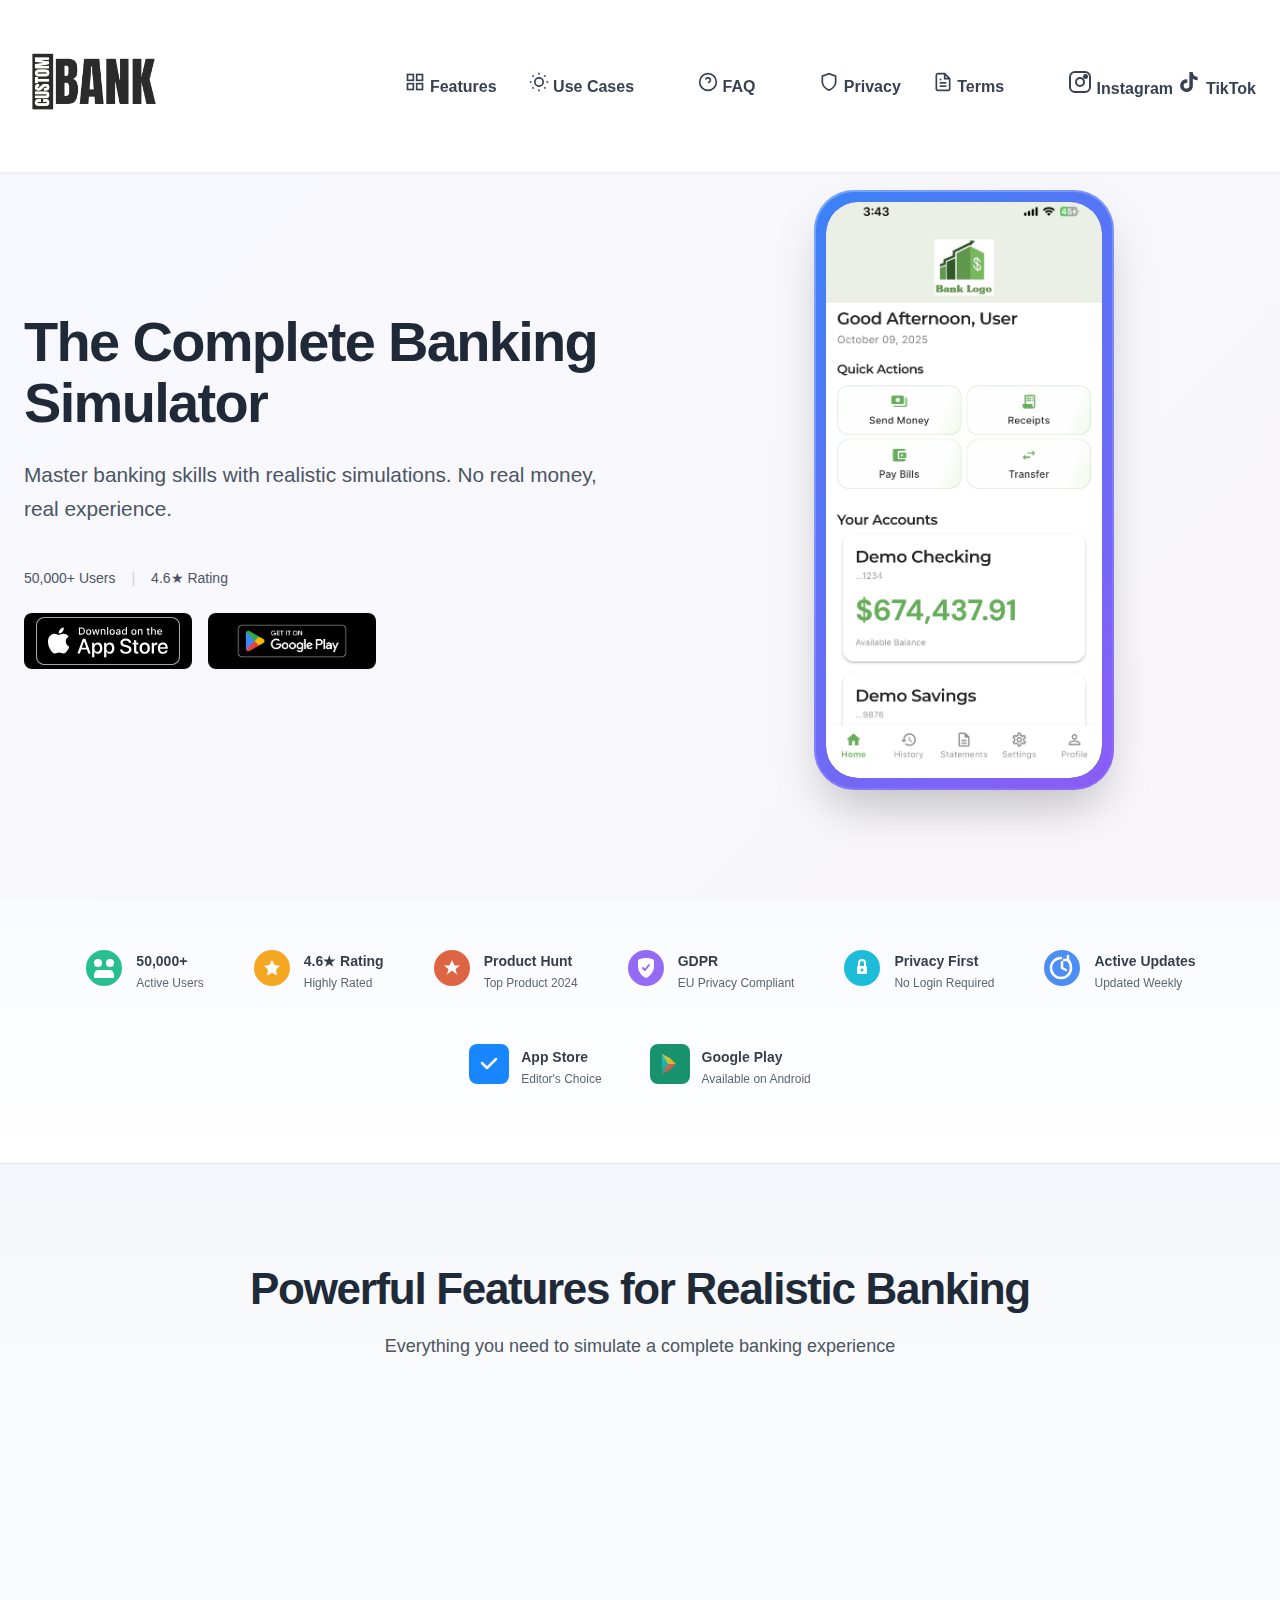
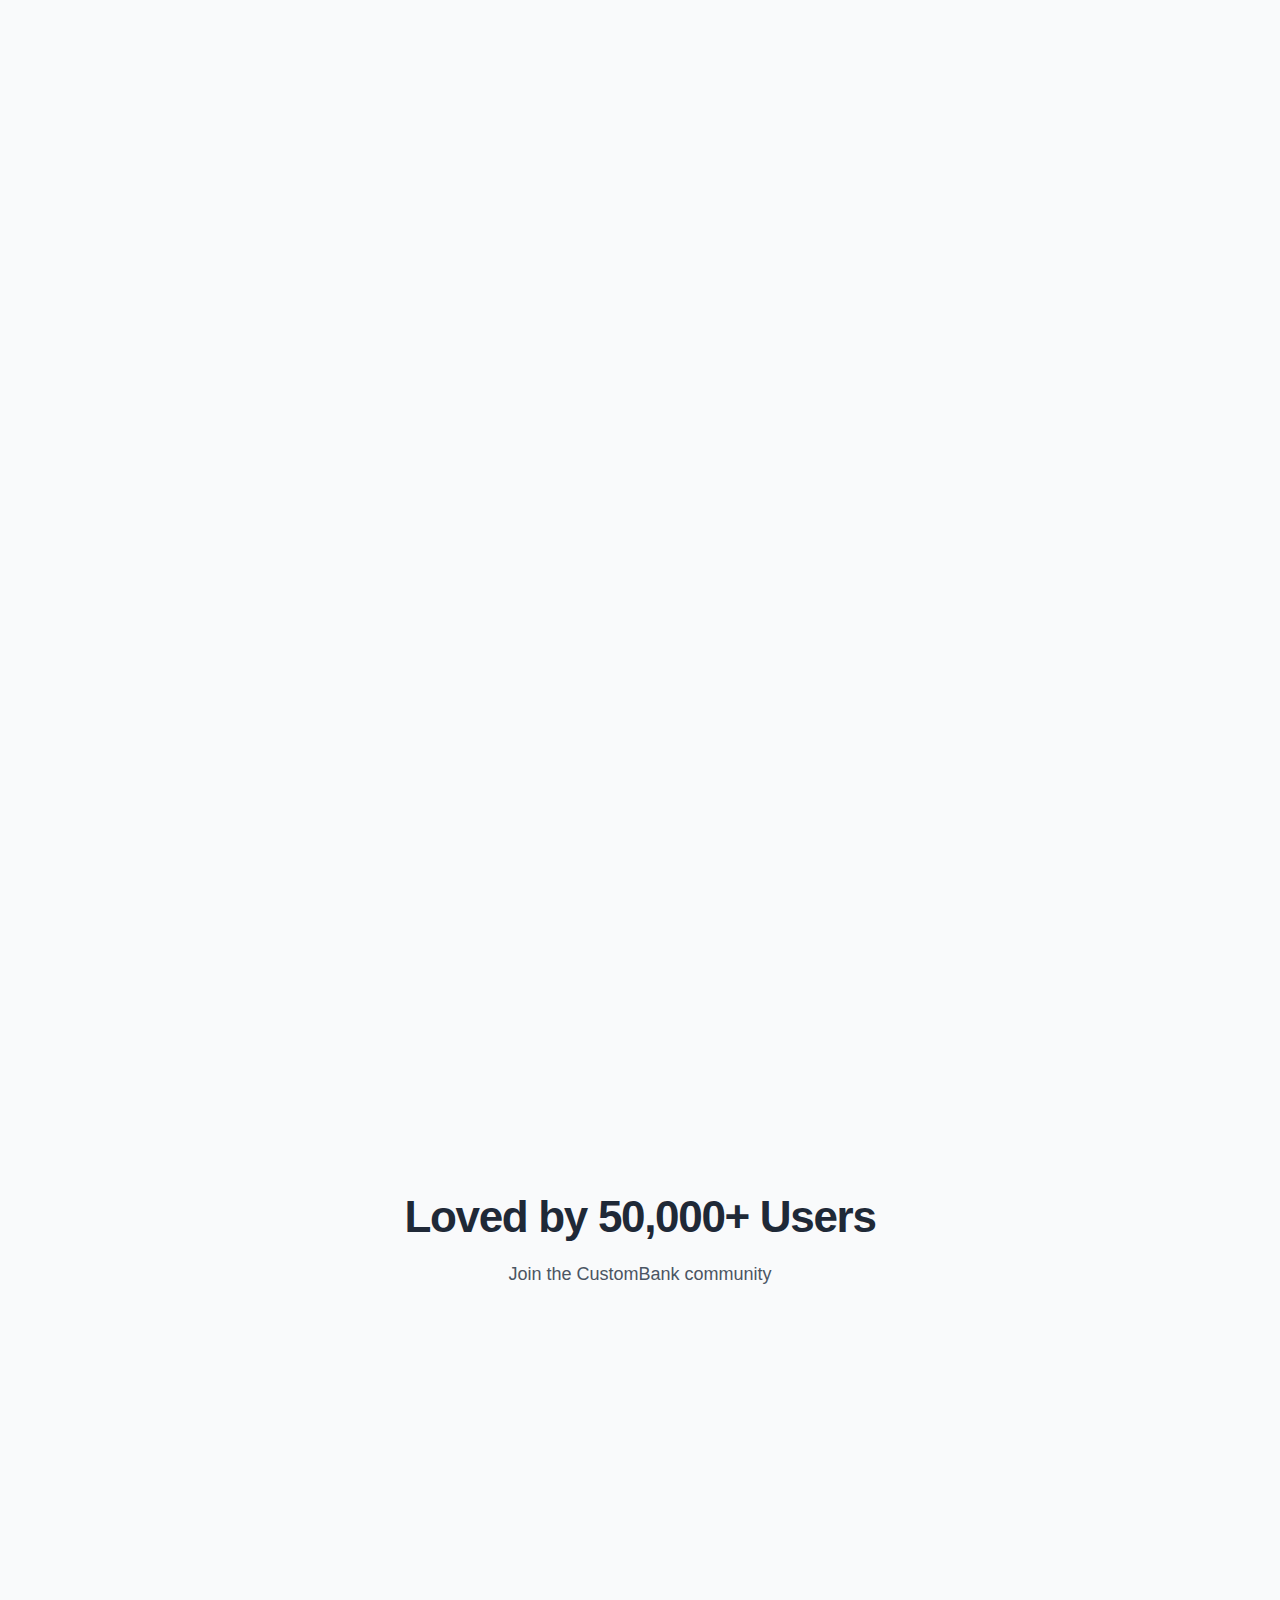
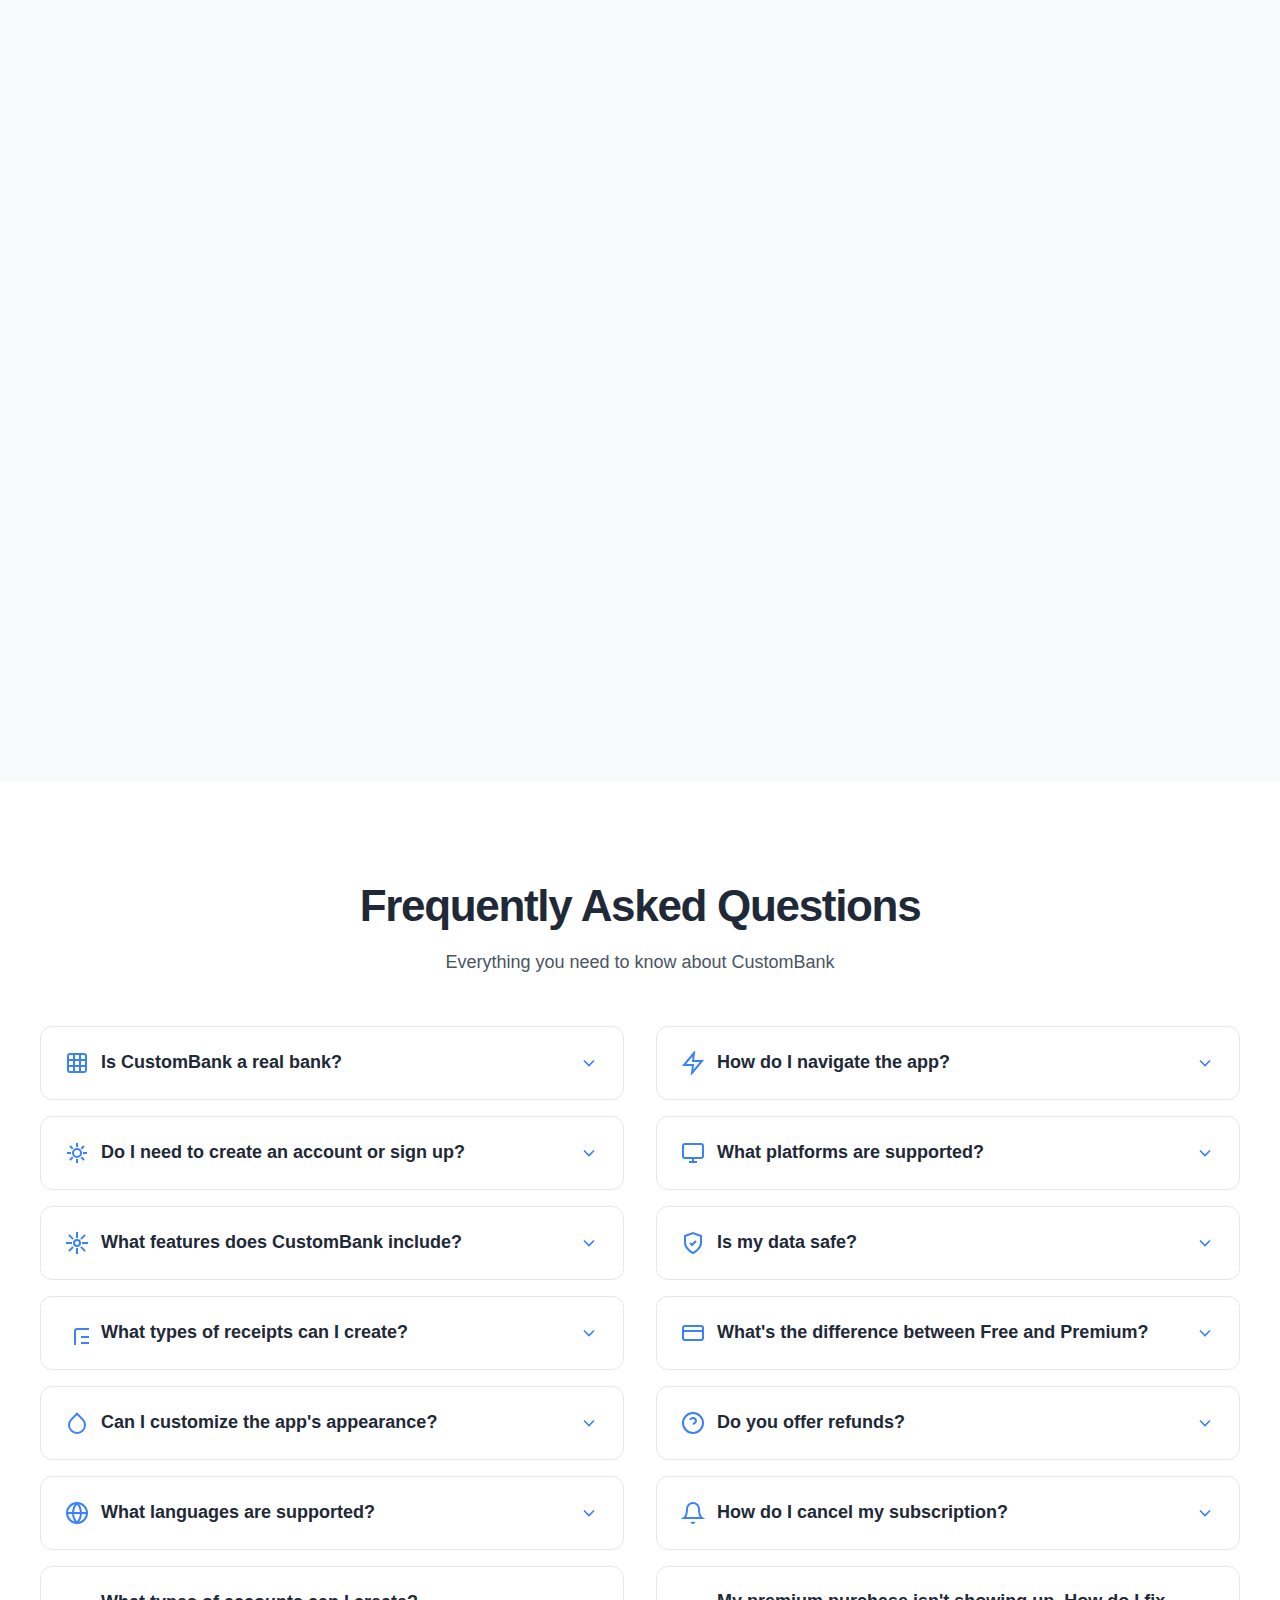
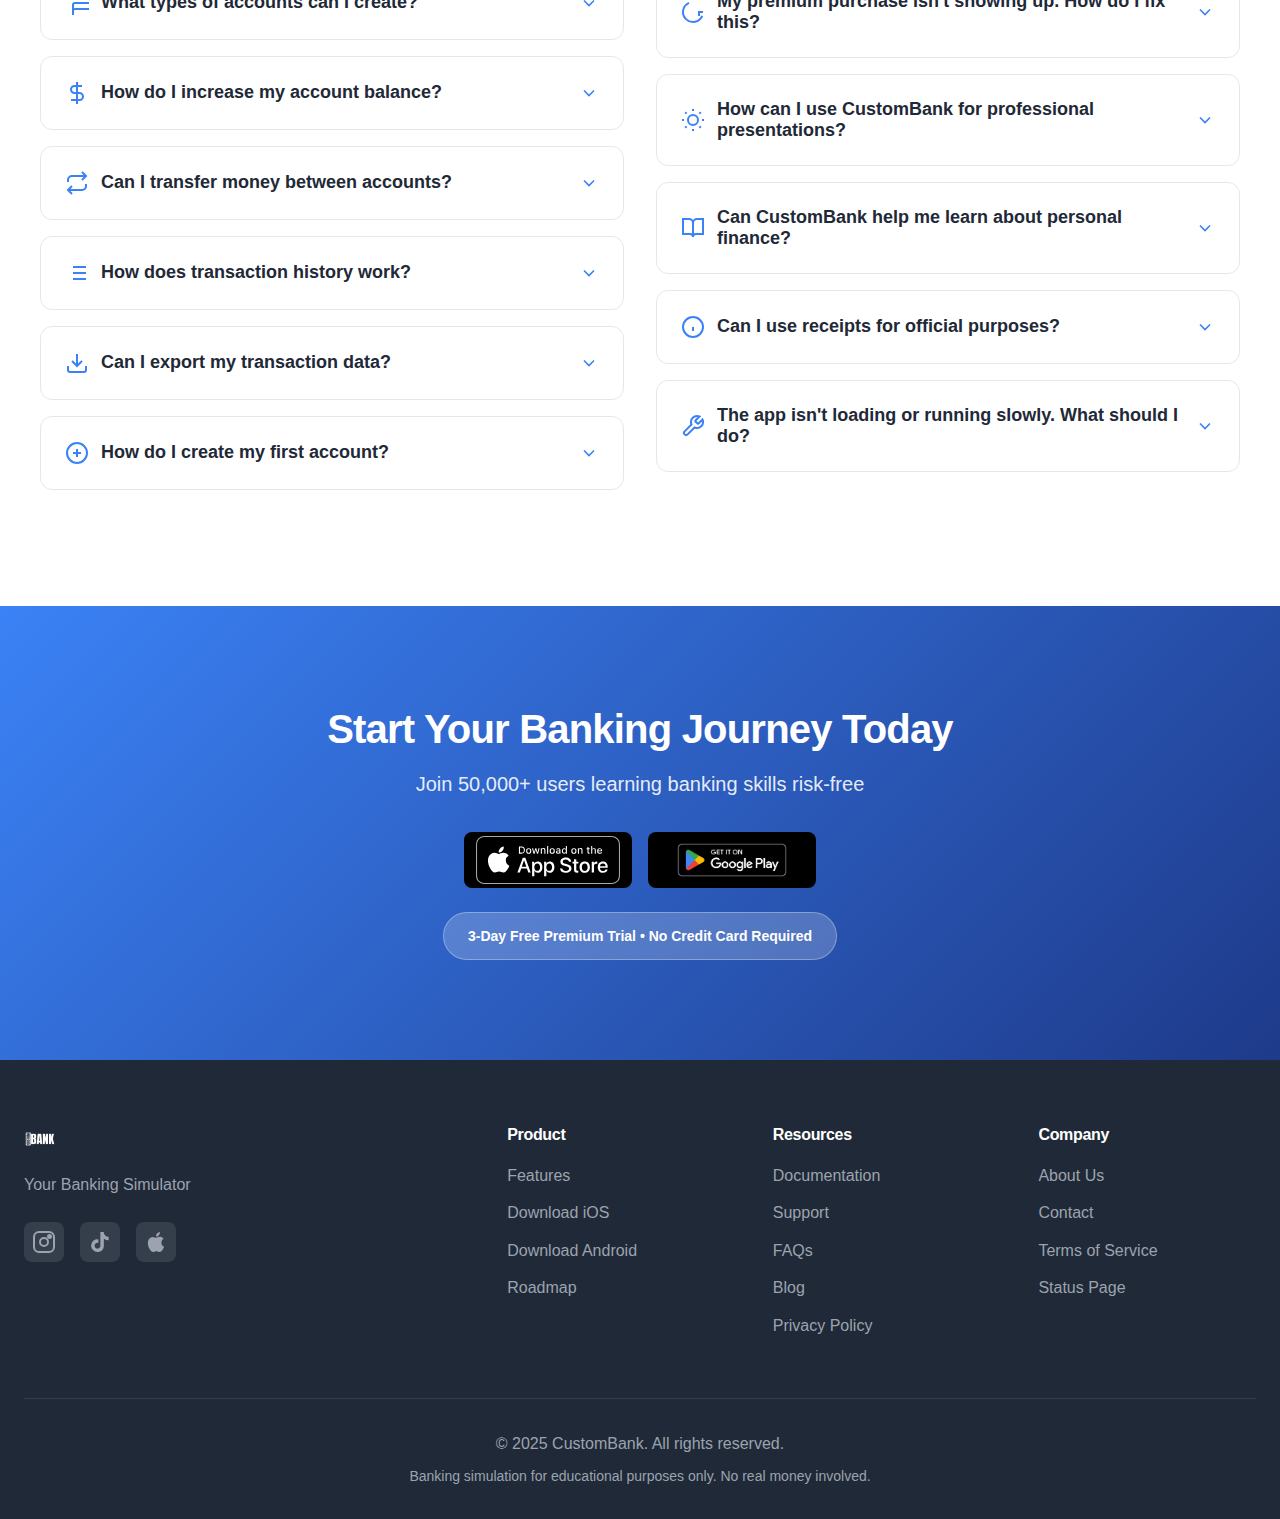
<file: index.html>
<!DOCTYPE html>
<html lang="en">
<head>
    <!-- Google tag (gtag.js) -->
    <script async src="https://www.googletagmanager.com/gtag/js?id=G-JFM3E0ME5S"></script>
    <script>
      window.dataLayer = window.dataLayer || [];
      function gtag(){dataLayer.push(arguments);}
      gtag('js', new Date());

      gtag('config', 'G-JFM3E0ME5S');
    </script>

    <meta charset="UTF-8">
    <meta name="viewport" content="width=device-width, initial-scale=1.0">
    <meta name="description" content="Master banking skills with CustomBank, the #1 banking simulator. 9 receipt types, 43 bank themes, 50k+ users. Download free for iOS & Android.">
    <meta name="keywords" content="banking simulator, banking simulator app, fake bank account app, banking practice app, financial education app, banking training simulator, receipt generator app, bank account simulator, virtual bank app, practice banking app, fake bank simulator, banking simulation, free banking simulator, banking practice tool, bank statement generator, receipt maker app, financial literacy app, bank simulator iOS, bank simulator Android, educational banking app, learn banking without real money, banking simulator for teachers, fake bank app for content creators, banking education tool, bank themes, banking app free, fake banking app, simulate bank account, bank training software">
    <meta http-equiv="Content-Security-Policy" content="default-src 'self'; script-src 'self' 'unsafe-inline' https://www.googletagmanager.com; style-src 'self' 'unsafe-inline' https://fonts.googleapis.com; font-src 'self' https://fonts.gstatic.com; img-src 'self' data:; connect-src 'self' https://www.google-analytics.com https://www.googletagmanager.com; frame-ancestors 'none'; base-uri 'self'; form-action 'self';">
    <title>CustomBank - Banking Simulator App | Learn Banking Risk-Free</title>

    <!-- Open Graph Tags -->
    <meta property="og:title" content="CustomBank - Banking Simulator App">
    <meta property="og:description" content="Master banking skills with realistic simulations. No real money, real experience.">
    <meta property="og:type" content="website">
    <meta property="og:url" content="https://www.custombank.us">
    <meta property="og:image" content="https://www.custombank.us/assets/images/hero-dashboard.png">
    <meta property="og:image:width" content="1200">
    <meta property="og:image:height" content="630">
    <meta property="og:image:alt" content="CustomBank banking simulator app dashboard">
    <meta property="og:site_name" content="CustomBank">
    <meta property="og:locale" content="en_US">

    <!-- Twitter Card Tags -->
    <meta name="twitter:card" content="summary_large_image">
    <meta name="twitter:site" content="@custombankapp">
    <meta name="twitter:creator" content="@custombankapp">
    <meta name="twitter:title" content="CustomBank - Banking Simulator App | Learn Banking Risk-Free">
    <meta name="twitter:description" content="Master banking skills with CustomBank, the #1 banking simulator. 9 receipt types, 43 bank themes, 50k+ users. Download free for iOS & Android.">
    <meta name="twitter:image" content="https://www.custombank.us/assets/images/hero-dashboard.png">
    <meta name="twitter:image:alt" content="CustomBank banking simulator app interface showing account dashboard">

    <!-- Canonical URL -->
    <link rel="canonical" href="https://www.custombank.us/">

    <!-- Robots Meta Tag -->
    <meta name="robots" content="index, follow, max-image-preview:large, max-snippet:-1, max-video-preview:-1">

    <!-- Favicons -->
    <link rel="icon" type="image/png" sizes="32x32" href="/favicon.ico">
    <link rel="apple-touch-icon" sizes="180x180" href="/apple-touch-icon.png">
    <link rel="icon" type="image/png" sizes="192x192" href="/assets/images/android-chrome-192x192.png">
    <link rel="icon" type="image/png" sizes="512x512" href="/assets/images/android-chrome-512x512.png">
    <link rel="manifest" href="/site.webmanifest">
    <meta name="theme-color" content="#3B82F6">
    <meta name="msapplication-TileColor" content="#1E3A8A">
    <!-- Cache bust: 2025-10-10-v2 -->

    <!-- DNS Prefetch for Performance -->
    <link rel="dns-prefetch" href="https://fonts.googleapis.com">
    <link rel="dns-prefetch" href="https://fonts.gstatic.com">
    <link rel="dns-prefetch" href="https://apps.apple.com">
    <link rel="dns-prefetch" href="https://play.google.com">

    <!-- Fonts -->
    <link rel="preconnect" href="https://fonts.googleapis.com">
    <link rel="preconnect" href="https://fonts.gstatic.com" crossorigin>
    <link href="https://fonts.googleapis.com/css2?family=Inter:wght@400;600;700&display=swap" rel="stylesheet">

    <!-- Preload Critical Resources -->
    <link rel="preload" href="styles.css?v=20251013001" as="style">
    <link rel="preload" href="script.js" as="script">

    <link rel="stylesheet" href="styles.css?v=20251013001">

    <!-- JSON-LD Structured Data -->
    <script type="application/ld+json">
    {
      "@context": "https://schema.org",
      "@type": "MobileApplication",
      "name": "CustomBank",
      "description": "Banking simulator app for financial education. Practice banking without real money. 43 bank themes, 9 receipt types, unlimited accounts.",
      "operatingSystem": "iOS 15.0+, Android 23+",
      "applicationCategory": "FinanceApplication",
      "url": "https://www.custombank.us",
      "downloadUrl": "https://apps.apple.com/us/app/custombank/id6738460636",
      "screenshot": "https://www.custombank.us/assets/images/hero-dashboard.png",
      "offers": {
        "@type": "Offer",
        "price": "0",
        "priceCurrency": "USD",
        "availability": "https://schema.org/InStock"
      },
      "aggregateRating": {
        "@type": "AggregateRating",
        "ratingValue": "4.6",
        "ratingCount": "50000",
        "bestRating": "5",
        "worstRating": "1"
      },
      "author": {
        "@type": "Organization",
        "name": "CustomBank"
      },
      "publisher": {
        "@type": "Organization",
        "name": "CustomBank",
        "url": "https://www.custombank.us"
      }
    }
    </script>

    <!-- FAQ Schema -->
    <script type="application/ld+json">
    {
      "@context": "https://schema.org",
      "@type": "FAQPage",
      "mainEntity": [
        {
          "@type": "Question",
          "name": "Is CustomBank a real bank?",
          "acceptedAnswer": {
            "@type": "Answer",
            "text": "No, CustomBank is a simulator for educational purposes. No real money is involved."
          }
        },
        {
          "@type": "Question",
          "name": "Do I need to create an account or sign up?",
          "acceptedAnswer": {
            "@type": "Answer",
            "text": "No! CustomBank requires zero registration. Simply download the app and start using it immediately. No email, phone number, or personal information required."
          }
        },
        {
          "@type": "Question",
          "name": "What features does CustomBank include?",
          "acceptedAnswer": {
            "@type": "Answer",
            "text": "CustomBank offers multiple account types (checking, savings, credit), 72 realistic transaction presets, 52+ bill payment options, 9 professional receipt templates, 43 authentic bank themes, CSV export for transactions, and complete customization of balances, names, and transaction histories."
          }
        },
        {
          "@type": "Question",
          "name": "What types of receipts can I create?",
          "acceptedAnswer": {
            "@type": "Answer",
            "text": "CustomBank includes 9 receipt templates: Store receipts, Restaurant receipts, Professional Services, ATM receipts, Bank Statements, Wire Transfers, Medical receipts, Travel receipts (airlines, hotels, rideshare), and Thermal receipts (58mm format). Free users get 1 receipt per day, Premium users get unlimited."
          }
        },
        {
          "@type": "Question",
          "name": "Can I customize the app's appearance?",
          "acceptedAnswer": {
            "@type": "Answer",
            "text": "Yes! Choose from 43 authentic bank themes, import your own custom logo (tap the bank logo to upload), adjust account name font sizes (18-32px), and balance display sizes (28-48px). All customizations are saved locally on your device."
          }
        },
        {
          "@type": "Question",
          "name": "What languages are supported?",
          "acceptedAnswer": {
            "@type": "Answer",
            "text": "CustomBank supports 5 languages: English, Spanish, French, Chinese (Simplified), and Hindi. You can change your language preference anytime in the Settings menu."
          }
        },
        {
          "@type": "Question",
          "name": "What types of accounts can I create?",
          "acceptedAnswer": {
            "@type": "Answer",
            "text": "You can create multiple checking, savings, and credit accounts. Each account can be customized with unique names, balances, and transaction histories to simulate realistic banking scenarios."
          }
        },
        {
          "@type": "Question",
          "name": "How do I increase my account balance?",
          "acceptedAnswer": {
            "@type": "Answer",
            "text": "Tap on any account balance to edit it. Free users have a $1,000 balance limit per account. Premium subscribers ($1.99/month) can set unlimited balances up to $999 million per account."
          }
        },
        {
          "@type": "Question",
          "name": "Can I transfer money between accounts?",
          "acceptedAnswer": {
            "@type": "Answer",
            "text": "Yes! Use the Transfer section to move funds between your accounts. You can also send money to contacts and pay bills from the app. All transactions appear in your transaction history."
          }
        },
        {
          "@type": "Question",
          "name": "How does transaction history work?",
          "acceptedAnswer": {
            "@type": "Answer",
            "text": "Each account includes a realistic transaction history. Choose from 72 transaction presets across 6 categories (deposits, withdrawals, transfers, payments, shopping, dining) or create custom transactions with your own amounts, dates, and descriptions."
          }
        },
        {
          "@type": "Question",
          "name": "Can I export my transaction data?",
          "acceptedAnswer": {
            "@type": "Answer",
            "text": "Yes! CustomBank allows you to export transaction histories as professional CSV files for use in spreadsheets, presentations, or financial planning tools."
          }
        },
        {
          "@type": "Question",
          "name": "How do I create my first account?",
          "acceptedAnswer": {
            "@type": "Answer",
            "text": "After downloading CustomBank, tap the + button on the home screen to add a new account. Choose between checking, savings, or credit account types. You can customize the account name and starting balance immediately."
          }
        },
        {
          "@type": "Question",
          "name": "How do I navigate the app?",
          "acceptedAnswer": {
            "@type": "Answer",
            "text": "Use the bottom navigation bar to move between Home (view accounts), Transactions (view history), Transfer (move money), and Settings (customize themes, manage subscription, access help)."
          }
        },
        {
          "@type": "Question",
          "name": "What platforms are supported?",
          "acceptedAnswer": {
            "@type": "Answer",
            "text": "CustomBank is available for iOS 15.0+ and Android 23+ (API Level 23+). Download from the App Store or Google Play."
          }
        },
        {
          "@type": "Question",
          "name": "Is my data safe?",
          "acceptedAnswer": {
            "@type": "Answer",
            "text": "Yes, all data is stored locally on your device. We don't collect personal or financial information. CustomBank requires no registration and operates entirely offline."
          }
        },
        {
          "@type": "Question",
          "name": "What's the difference between Free and Premium?",
          "acceptedAnswer": {
            "@type": "Answer",
            "text": "Free version has $1,000 balance limit per account and 1 receipt per day. Premium ($1.99/month) offers unlimited balances up to $999 million, unlimited receipts, all 9 receipt templates, CSV export, and no ads."
          }
        },
        {
          "@type": "Question",
          "name": "Do you offer refunds?",
          "acceptedAnswer": {
            "@type": "Answer",
            "text": "Yes, we offer a 3-day free trial. Cancel anytime during the trial period for no charge. Refunds are handled through the App Store or Google Play according to their policies."
          }
        },
        {
          "@type": "Question",
          "name": "How do I cancel my subscription?",
          "acceptedAnswer": {
            "@type": "Answer",
            "text": "Manage subscriptions through the App Store (iOS) or Google Play (Android) at any time. Go to your device's subscription settings to cancel."
          }
        },
        {
          "@type": "Question",
          "name": "My premium purchase isn't showing up. How do I fix this?",
          "acceptedAnswer": {
            "@type": "Answer",
            "text": "Go to Settings > Premium Subscription > Restore Purchases. Ensure you're signed in with the correct App Store or Google Play account, restart the app, and verify you have an active internet connection. If issues persist, contact support with your purchase receipt."
          }
        },
        {
          "@type": "Question",
          "name": "How can I use CustomBank for professional presentations?",
          "acceptedAnswer": {
            "@type": "Answer",
            "text": "Set up accounts with curated balances and transactions to create convincing financial reports or demos for clients, colleagues, or students. Illustrate financial planning, accounting scenarios, or banking workflows with realistic data—no real accounts required."
          }
        },
        {
          "@type": "Question",
          "name": "Can CustomBank help me learn about personal finance?",
          "acceptedAnswer": {
            "@type": "Answer",
            "text": "Absolutely! Experiment with managing multiple accounts, simulating long-term savings goals, and visualizing financial decisions. Practice budgeting, forecasting, and asset allocation in a risk-free environment before applying strategies to real finances."
          }
        },
        {
          "@type": "Question",
          "name": "Can I use receipts for official purposes?",
          "acceptedAnswer": {
            "@type": "Answer",
            "text": "No, receipts are for simulation only and should not be used for legal, tax, or official documentation. CustomBank is an educational tool for learning and demonstration purposes."
          }
        },
        {
          "@type": "Question",
          "name": "The app isn't loading or running slowly. What should I do?",
          "acceptedAnswer": {
            "@type": "Answer",
            "text": "Try closing other apps, restarting your device, or clearing app cache. If you have many accounts with extensive transaction histories, reducing the number of accounts may improve performance. For persistent issues, contact support through the app's Help menu."
          }
        },
        {
          "@type": "Question",
          "name": "How much does CustomBank cost?",
          "acceptedAnswer": {
            "@type": "Answer",
            "text": "CustomBank is free to download with basic features. Premium subscription costs $1.99/month and includes unlimited balances, unlimited receipts, all receipt templates, CSV export, and ad-free experience. A 3-day free trial is available."
          }
        }
      ]
    }
    </script>

    <!-- Organization Schema -->
    <script type="application/ld+json">
    {
      "@context": "https://schema.org",
      "@type": "Organization",
      "name": "CustomBank",
      "url": "https://www.custombank.us",
      "logo": "https://www.custombank.us/assets/images/custombank-logo.png",
      "description": "Banking simulator app for financial education. Learn banking skills without real money.",
      "sameAs": [
        "https://www.instagram.com/custombankapp/",
        "https://www.tiktok.com/@custombankapp",
        "https://apps.apple.com/us/app/custombank/id6738460636",
        "https://play.google.com/store/apps/details?id=com.custombankapp.app"
      ],
      "contactPoint": {
        "@type": "ContactPoint",
        "email": "bobby@customapps.us",
        "contactType": "Customer Support"
      }
    }
    </script>
</head>
<body>
    <!-- Skip to Content Link for Accessibility -->
    <a href="#main-content" class="sr-only" style="position: absolute; left: -9999px; top: auto; width: 1px; height: 1px; overflow: hidden;">Skip to main content</a>

    <!-- Navigation -->
    <nav class="navbar">
        <div class="container">
            <div class="nav-content">
                <div class="logo">
                    <img src="assets/images/custombank-logo.png" alt="CustomBank - Banking Simulator App Logo" class="logo-image">
                </div>
                <div class="nav-links">
                    <!-- Product Section -->
                    <a href="#features" class="nav-link-item">
                        <svg class="nav-icon" width="20" height="20" viewBox="0 0 24 24" fill="none" stroke="currentColor" stroke-width="2">
                            <rect x="3" y="3" width="7" height="7"/>
                            <rect x="14" y="3" width="7" height="7"/>
                            <rect x="14" y="14" width="7" height="7"/>
                            <rect x="3" y="14" width="7" height="7"/>
                        </svg>
                        <span>Features</span>
                    </a>
                    <a href="use-cases.html" class="nav-link-item">
                        <svg class="nav-icon" width="20" height="20" viewBox="0 0 24 24" fill="none" stroke="currentColor" stroke-width="2">
                            <circle cx="12" cy="12" r="5"/>
                            <line x1="12" y1="1" x2="12" y2="3"/>
                            <line x1="12" y1="21" x2="12" y2="23"/>
                            <line x1="4.22" y1="4.22" x2="5.64" y2="5.64"/>
                            <line x1="18.36" y1="18.36" x2="19.78" y2="19.78"/>
                            <line x1="1" y1="12" x2="3" y2="12"/>
                            <line x1="21" y1="12" x2="23" y2="12"/>
                            <line x1="4.22" y1="19.78" x2="5.64" y2="18.36"/>
                            <line x1="18.36" y1="5.64" x2="19.78" y2="4.22"/>
                        </svg>
                        <span>Use Cases</span>
                    </a>

                    <div class="nav-divider"></div>

                    <!-- Support Section -->
                    <a href="#faq" class="nav-link-item">
                        <svg class="nav-icon" width="20" height="20" viewBox="0 0 24 24" fill="none" stroke="currentColor" stroke-width="2">
                            <circle cx="12" cy="12" r="10"/>
                            <path d="M9.09 9a3 3 0 0 1 5.83 1c0 2-3 3-3 3"/>
                            <line x1="12" y1="17" x2="12.01" y2="17"/>
                        </svg>
                        <span>FAQ</span>
                    </a>

                    <div class="nav-divider"></div>

                    <!-- Legal Section -->
                    <a href="privacy.html" class="nav-link-item">
                        <svg class="nav-icon" width="20" height="20" viewBox="0 0 24 24" fill="none" stroke="currentColor" stroke-width="2">
                            <path d="M12 22s8-4 8-10V5l-8-3-8 3v7c0 6 8 10 8 10z"/>
                        </svg>
                        <span>Privacy</span>
                    </a>
                    <a href="terms.html" class="nav-link-item">
                        <svg class="nav-icon" width="20" height="20" viewBox="0 0 24 24" fill="none" stroke="currentColor" stroke-width="2">
                            <path d="M14 2H6a2 2 0 0 0-2 2v16a2 2 0 0 0 2 2h12a2 2 0 0 0 2-2V8z"/>
                            <polyline points="14 2 14 8 20 8"/>
                            <line x1="16" y1="13" x2="8" y2="13"/>
                            <line x1="16" y1="17" x2="8" y2="17"/>
                            <line x1="10" y1="9" x2="8" y2="9"/>
                        </svg>
                        <span>Terms</span>
                    </a>

                    <div class="nav-divider"></div>

                    <!-- Social Links -->
                    <div class="nav-social-links">
                        <a href="https://www.instagram.com/custombankapp/" class="nav-social-item" target="_blank" rel="noopener noreferrer" aria-label="Follow us on Instagram">
                            <svg width="24" height="24" viewBox="0 0 24 24" fill="none" stroke="currentColor" stroke-width="2">
                                <rect x="2" y="2" width="20" height="20" rx="5" ry="5"/>
                                <circle cx="12" cy="12" r="4"/>
                                <circle cx="17.5" cy="6.5" r="1.5" fill="currentColor"/>
                            </svg>
                            <span>Instagram</span>
                        </a>
                        <a href="https://www.tiktok.com/@custombankapp" class="nav-social-item" target="_blank" rel="noopener noreferrer" aria-label="Follow us on TikTok">
                            <svg width="24" height="24" viewBox="0 0 24 24" fill="currentColor">
                                <path d="M19.59 6.69a4.83 4.83 0 0 1-3.77-4.25V2h-3.45v13.67a2.89 2.89 0 0 1-5.2 1.74 2.89 2.89 0 0 1 2.31-4.64 2.93 2.93 0 0 1 .88.13V9.4a6.84 6.84 0 0 0-1-.05A6.33 6.33 0 0 0 5 20.1a6.34 6.34 0 0 0 10.86-4.43v-7a8.16 8.16 0 0 0 4.77 1.52v-3.4a4.85 4.85 0 0 1-1-.1z"/>
                            </svg>
                            <span>TikTok</span>
                        </a>
                    </div>
                </div>
                <button class="mobile-menu-toggle" aria-label="Toggle menu">
                    <span></span>
                    <span></span>
                    <span></span>
                </button>
            </div>
        </div>
    </nav>

    <!-- Hero Section -->
    <section id="main-content" class="hero">
        <div class="hero-background"></div>
        <div class="container">
            <div class="hero-content">
                <h1 class="hero-title fade-in">The Complete Banking Simulator</h1>
                <p class="hero-subtitle fade-in">Master banking skills with realistic simulations. No real money, real experience.</p>
                <div class="trust-indicators fade-in">
                    <span>50,000+ Users</span>
                    <span class="separator">|</span>
                    <span>4.6★ Rating</span>
                </div>
                <div class="hero-cta fade-in">
                    <a href="https://apps.apple.com/us/app/custombank/id6738460636" class="store-badge" target="_blank" rel="noopener noreferrer">
                        <img src="assets/images/app-store-badge.svg" alt="Download CustomBank Banking Simulator App on the App Store for iOS - Free Banking Education App" loading="lazy" width="120" height="40">
                    </a>
                    <a href="https://play.google.com/store/apps/details?id=com.custombankapp.app" class="store-badge" target="_blank" rel="noopener noreferrer">
                        <img src="assets/images/google-play-badge.png" alt="Get CustomBank Banking Simulator App on Google Play for Android - Free Financial Education Tool" loading="lazy" width="135" height="40">
                    </a>
                </div>
            </div>
            <div class="hero-image fade-in">
                <div class="phone-mockup">
                    <div class="phone-screen">
                        <img src="assets/images/hero-dashboard.png"
                             alt="CustomBank banking simulator app dashboard on mobile showing realistic bank account interface with Quick Actions for Send Money, Receipts, Pay Bills, and Transfer features, Demo Checking account balance display, and professional banking app UI design"
                             loading="eager">
                    </div>
                </div>
            </div>
        </div>
    </section>

    <!-- Trust Badges Section -->
    <section class="trust-badges">
        <div class="container">
            <div class="badges-row">
                <!-- Row 1: Key Metrics -->
                <!-- Downloads Badge -->
                <div class="badge-item">
                    <div class="badge-icon">
                        <svg width="40" height="40" viewBox="0 0 40 40" fill="none">
                            <circle cx="20" cy="20" r="18" fill="#10B981"/>
                            <circle cx="14" cy="15" r="4" fill="white"/>
                            <circle cx="26" cy="15" r="4" fill="white"/>
                            <path d="M10 28C10 24 12 22 14 22H26C28 22 30 24 30 28V30H10V28Z" fill="white"/>
                        </svg>
                    </div>
                    <div class="badge-text">
                        <strong>50,000+</strong>
                        <span>Active Users</span>
                    </div>
                </div>

                <!-- Rating Badge -->
                <div class="badge-item">
                    <div class="badge-icon">
                        <svg width="40" height="40" viewBox="0 0 40 40" fill="none">
                            <circle cx="20" cy="20" r="18" fill="#F59E0B"/>
                            <path d="M20 12L22.5 17L28 17.8L24 21.7L25 27.5L20 24.8L15 27.5L16 21.7L12 17.8L17.5 17L20 12Z" fill="white"/>
                        </svg>
                    </div>
                    <div class="badge-text">
                        <strong>4.6★ Rating</strong>
                        <span>Highly Rated</span>
                    </div>
                </div>

                <!-- Row 2: Credibility -->
                <!-- Product Hunt Badge -->
                <div class="badge-item">
                    <div class="badge-icon">
                        <svg width="40" height="40" viewBox="0 0 40 40" fill="none">
                            <circle cx="20" cy="20" r="18" fill="#DA552F"/>
                            <path d="M20 12L22.5 17.5H28L23.5 21L25 26.5L20 22.5L15 26.5L16.5 21L12 17.5H17.5L20 12Z" fill="white"/>
                        </svg>
                    </div>
                    <div class="badge-text">
                        <strong>Product Hunt</strong>
                        <span>Top Product 2024</span>
                    </div>
                </div>

                <!-- GDPR Badge -->
                <div class="badge-item">
                    <div class="badge-icon">
                        <svg width="40" height="40" viewBox="0 0 40 40" fill="none">
                            <circle cx="20" cy="20" r="18" fill="#8B5CF6"/>
                            <path d="M20 10C15 10 12 12 12 12V18C12 24 16 28 20 30C24 28 28 24 28 18V12C28 12 25 10 20 10Z" fill="white"/>
                            <path d="M17 20L19 22L23 17" stroke="#8B5CF6" stroke-width="2" stroke-linecap="round" stroke-linejoin="round"/>
                        </svg>
                    </div>
                    <div class="badge-text">
                        <strong>GDPR</strong>
                        <span>EU Privacy Compliant</span>
                    </div>
                </div>

                <!-- Row 3: Features -->
                <!-- Privacy Badge -->
                <div class="badge-item">
                    <div class="badge-icon">
                        <svg width="40" height="40" viewBox="0 0 40 40" fill="none">
                            <circle cx="20" cy="20" r="18" fill="#06B6D4"/>
                            <rect x="15" y="18" width="10" height="8" rx="1" fill="white"/>
                            <path d="M17 18V15C17 13.3 18.3 12 20 12C21.7 12 23 13.3 23 15V18" stroke="white" stroke-width="2" stroke-linecap="round"/>
                            <circle cx="20" cy="22" r="1.5" fill="#06B6D4"/>
                        </svg>
                    </div>
                    <div class="badge-text">
                        <strong>Privacy First</strong>
                        <span>No Login Required</span>
                    </div>
                </div>

                <!-- Updates Badge -->
                <div class="badge-item">
                    <div class="badge-icon">
                        <svg width="40" height="40" viewBox="0 0 40 40" fill="none">
                            <circle cx="20" cy="20" r="18" fill="#3B82F6"/>
                            <path d="M20 14V20L24 22" stroke="white" stroke-width="2.5" stroke-linecap="round" stroke-linejoin="round"/>
                            <path d="M26 12C28 14 29 17 29 20C29 25.5 24.5 30 19 30C13.5 30 9 25.5 9 20C9 14.5 13.5 10 19 10" stroke="white" stroke-width="2.5" stroke-linecap="round" stroke-linejoin="round"/>
                            <path d="M26 8V12H22" stroke="white" stroke-width="2.5" stroke-linecap="round" stroke-linejoin="round"/>
                        </svg>
                    </div>
                    <div class="badge-text">
                        <strong>Active Updates</strong>
                        <span>Updated Weekly</span>
                    </div>
                </div>

                <!-- Row 4: Download CTAs -->
                <!-- App Store Badge -->
                <div class="badge-item">
                    <div class="badge-icon">
                        <svg width="40" height="40" viewBox="0 0 40 40" fill="none">
                            <rect width="40" height="40" rx="8" fill="#007AFF"/>
                            <path d="M27 15L18 24L13 19" stroke="white" stroke-width="2.5" stroke-linecap="round" stroke-linejoin="round"/>
                        </svg>
                    </div>
                    <div class="badge-text">
                        <strong>App Store</strong>
                        <span>Editor's Choice</span>
                    </div>
                </div>

                <!-- Google Play Badge -->
                <div class="badge-item">
                    <div class="badge-icon">
                        <svg width="40" height="40" viewBox="0 0 40 40" fill="none">
                            <rect width="40" height="40" rx="8" fill="#01875F"/>
                            <path d="M12 10L26 20L12 30V10Z" fill="url(#playGradient)"/>
                            <path d="M26 20L20 14L12 10L18 20L26 20Z" fill="#FBBC04" opacity="0.8"/>
                            <path d="M26 20L20 26L12 30L18 20L26 20Z" fill="#EA4335" opacity="0.8"/>
                            <defs>
                                <linearGradient id="playGradient" x1="12" y1="10" x2="26" y2="30" gradientUnits="userSpaceOnUse">
                                    <stop stop-color="#00C4CC"/>
                                    <stop offset="1" stop-color="#01875F"/>
                                </linearGradient>
                            </defs>
                        </svg>
                    </div>
                    <div class="badge-text">
                        <strong>Google Play</strong>
                        <span>Available on Android</span>
                    </div>
                </div>
            </div>
        </div>
    </section>

    <!-- Features Section -->
    <section id="features" class="features">
        <div class="container">
            <h2 class="section-title">Powerful Features for Realistic Banking</h2>
            <p class="section-subtitle">Everything you need to simulate a complete banking experience</p>

            <div class="features-grid">
                <!-- Card 1: Complete Customization (Combines: Branding, Logo Upload, Font Sizing) -->
                <div class="feature-card">
                    <div class="feature-icon">
                        <svg width="48" height="48" viewBox="0 0 48 48" fill="none" stroke="currentColor">
                            <path d="M24 6C14 6 6 14 6 24C6 34 14 42 24 42C34 42 42 34 42 24C42 14 34 6 24 6Z" stroke-width="2"/>
                            <path d="M24 14C19 14 15 18 15 23C15 28 19 32 24 32C29 32 33 28 33 23C33 18 29 14 24 14Z" stroke-width="2"/>
                            <circle cx="18" cy="20" r="2" fill="currentColor"/>
                            <circle cx="30" cy="20" r="2" fill="currentColor"/>
                            <circle cx="24" cy="26" r="2" fill="currentColor"/>
                        </svg>
                    </div>
                    <h3>Complete Customization</h3>
                    <ul class="feature-list">
                        <li>43 professional bank themes</li>
                        <li>Custom logo upload (JPG/PNG)</li>
                        <li>Dynamic font sizing (18-48px)</li>
                        <li>Adjustable typography and branding</li>
                        <li>Persists across sessions</li>
                    </ul>
                </div>

                <!-- Card 2: Professional Receipts & Export (Combines: Receipt Templates, CSV Export) -->
                <div class="feature-card">
                    <div class="feature-icon">
                        <svg width="48" height="48" viewBox="0 0 48 48" fill="none" stroke="currentColor">
                            <rect x="12" y="6" width="24" height="36" rx="2" stroke-width="2"/>
                            <line x1="16" y1="14" x2="32" y2="14" stroke-width="2"/>
                            <line x1="16" y1="20" x2="28" y2="20" stroke-width="2"/>
                            <line x1="16" y1="26" x2="24" y2="26" stroke-width="2"/>
                            <line x1="16" y1="32" x2="30" y2="32" stroke-width="2"/>
                            <path d="M24 38L20 34M24 38L28 34M24 38V30" stroke-width="2" stroke-linecap="round" stroke-linejoin="round"/>
                        </svg>
                    </div>
                    <h3>Professional Receipts & Export</h3>
                    <ul class="feature-list">
                        <li>9 receipt templates (Store, Restaurant, ATM, Bank Statement, Wire Transfer, Medical, Travel, Service, Thermal)</li>
                        <li>PDF receipts in under 100ms</li>
                        <li>CSV export for spreadsheets</li>
                        <li>Professional layouts for presentations</li>
                    </ul>
                </div>

                <!-- Card 3: 138+ Ready-to-Use Presets (Keep as is) -->
                <div class="feature-card">
                    <div class="feature-icon">
                        <svg width="48" height="48" viewBox="0 0 48 48" fill="none" stroke="currentColor">
                            <rect x="10" y="8" width="28" height="32" rx="2" stroke-width="2"/>
                            <rect x="6" y="12" width="28" height="32" rx="2" stroke-width="2"/>
                            <rect x="14" y="4" width="28" height="32" rx="2" stroke-width="2"/>
                            <line x1="18" y1="12" x2="34" y2="12" stroke-width="2"/>
                            <line x1="18" y1="18" x2="30" y2="18" stroke-width="2"/>
                            <line x1="18" y1="24" x2="34" y2="24" stroke-width="2"/>
                        </svg>
                    </div>
                    <h3>138+ Ready-to-Use Presets</h3>
                    <ul class="feature-list">
                        <li>72 transaction presets</li>
                        <li>52 bill payment presets</li>
                        <li>66 receipt presets for retail, banking, gas, and travel scenarios</li>
                        <li>One-tap convenience</li>
                    </ul>
                </div>

                <!-- Card 4: Complete Banking Operations (Combines: Multiple Accounts, Money Management) -->
                <div class="feature-card">
                    <div class="feature-icon">
                        <svg width="48" height="48" viewBox="0 0 48 48" fill="none" stroke="currentColor">
                            <path d="M24 8V40M24 8L14 18M24 8L34 18" stroke-width="2" stroke-linecap="round" stroke-linejoin="round"/>
                            <path d="M8 24H40M8 24L18 14M8 24L18 34" stroke-width="2" stroke-linecap="round" stroke-linejoin="round"/>
                            <circle cx="24" cy="24" r="4" stroke-width="2"/>
                        </svg>
                    </div>
                    <h3>Complete Banking Operations</h3>
                    <ul class="feature-list">
                        <li>Multiple account types (checking, savings, credit)</li>
                        <li>Transfer funds between accounts</li>
                        <li>Send money and pay bills</li>
                        <li>Unlimited accounts with custom balances</li>
                        <li>7 transaction filter types</li>
                        <li>Automatic balance updates</li>
                    </ul>
                </div>

                <!-- Card 5: Privacy & Instant Access (Combines: No Registration, Privacy) -->
                <div class="feature-card">
                    <div class="feature-icon">
                        <svg width="48" height="48" viewBox="0 0 48 48" fill="none" stroke="currentColor">
                            <rect x="16" y="20" width="16" height="18" rx="2" stroke-width="2"/>
                            <path d="M20 20V14C20 11.8 21.8 10 24 10C26.2 10 28 11.8 28 14V20" stroke-width="2"/>
                            <circle cx="24" cy="29" r="2" fill="currentColor"/>
                            <line x1="24" y1="31" x2="24" y2="34" stroke-width="2" stroke-linecap="round"/>
                        </svg>
                    </div>
                    <h3>Privacy & Instant Access</h3>
                    <ul class="feature-list">
                        <li>Zero registration required</li>
                        <li>No email or password needed</li>
                        <li>All data stored locally</li>
                        <li>Zero cloud sync</li>
                        <li>No external tracking</li>
                        <li>Instant start in seconds</li>
                    </ul>
                </div>

                <!-- Card 6: Accessibility & Languages (Combines: Multi-Language, Accessibility) -->
                <div class="feature-card">
                    <div class="feature-icon">
                        <svg width="48" height="48" viewBox="0 0 48 48" fill="none" stroke="currentColor">
                            <circle cx="24" cy="24" r="18" stroke-width="2"/>
                            <path d="M6 24H42" stroke-width="2"/>
                            <path d="M24 6C18 12 18 36 24 42C30 36 30 12 24 6Z" stroke-width="2"/>
                        </svg>
                    </div>
                    <h3>Accessibility & Languages</h3>
                    <ul class="feature-list">
                        <li>5 languages (English, Spanish, French, Chinese, Hindi)</li>
                        <li>WCAG AA compliant</li>
                        <li>High-contrast themes</li>
                        <li>Customizable fonts</li>
                        <li>Screen reader friendly</li>
                        <li>Color-coded interface</li>
                    </ul>
                </div>
            </div>
        </div>
    </section>

    <!-- Social Proof Section -->
    <section class="social-proof">
        <div class="container">
            <h2 class="section-title">Loved by 50,000+ Users</h2>
            <p class="section-subtitle">Join the CustomBank community</p>

            <div class="testimonials-grid">
                <div class="testimonial-card">
                    <div class="testimonial-rating">★★★★★</div>
                    <p class="testimonial-quote">"CustomBank transformed how I teach banking to my students at Stanford. The realistic interface makes concepts click instantly. Student test scores improved 42% in one semester."</p>
                    <div class="testimonial-author">
                        <div class="author-info">
                            <p class="author-name">Sarah Mitchell, PhD</p>
                            <p class="author-role">Financial Literacy Professor, Stanford University</p>
                            <div class="testimonial-metrics">
                                <span>42% Higher Scores</span>
                                <span>200+ Students</span>
                            </div>
                        </div>
                    </div>
                </div>

                <div class="testimonial-card">
                    <div class="testimonial-rating">★★★★★</div>
                    <p class="testimonial-quote">"I run a personal finance channel with 650K subscribers. CustomBank saves me 6 hours per video. No more blurring account info, and my audience loves the crystal-clear demonstrations. Revenue up 28% this quarter."</p>
                    <div class="testimonial-author">
                        <div class="author-info">
                            <p class="author-name">David Wu</p>
                            <p class="author-role">Personal Finance YouTuber, 650K Subscribers</p>
                            <div class="testimonial-metrics">
                                <span>6 Hours Saved/Video</span>
                                <span>28% Revenue Increase</span>
                            </div>
                        </div>
                    </div>
                </div>

                <div class="testimonial-card">
                    <div class="testimonial-rating">★★★★★</div>
                    <p class="testimonial-quote">"As a UX designer for a Series B fintech, testing 43 banking themes in CustomBank saved our team 3 months and $20K. We identified 12 critical UX patterns that shaped our entire product roadmap."</p>
                    <div class="testimonial-author">
                        <div class="author-info">
                            <p class="author-name">Elena Popescu</p>
                            <p class="author-role">Lead UX Designer, Revolut (formerly)</p>
                            <div class="testimonial-metrics">
                                <span>$20K Saved</span>
                                <span>3 Months Faster</span>
                            </div>
                        </div>
                    </div>
                </div>

                <div class="testimonial-card">
                    <div class="testimonial-rating">★★★★★</div>
                    <p class="testimonial-quote">"Teaching 45 students financial literacy was overwhelming until CustomBank. Now each student has their own realistic account. Homework completion rate jumped from 62% to 94% because it's actually fun."</p>
                    <div class="testimonial-author">
                        <div class="author-info">
                            <p class="author-name">Michael Torres</p>
                            <p class="author-role">Economics Teacher, Chicago Public Schools</p>
                            <div class="testimonial-metrics">
                                <span>94% Homework Rate</span>
                                <span>45 Active Students</span>
                            </div>
                        </div>
                    </div>
                </div>

                <div class="testimonial-card">
                    <div class="testimonial-rating">★★★★★</div>
                    <p class="testimonial-quote">"I create finance content for Gen Z on social media. CustomBank lets me make 15 videos per week with different scenarios. Went from 50K to 400K followers in 4 months thanks to the unlimited receipt templates."</p>
                    <div class="testimonial-author">
                        <div class="author-info">
                            <p class="author-name">Lisa Johnson</p>
                            <p class="author-role">Social Media Creator, @MoneyWithLisa</p>
                            <div class="testimonial-metrics">
                                <span>400K Followers</span>
                                <span>15 Videos/Week</span>
                            </div>
                        </div>
                    </div>
                </div>

                <div class="testimonial-card">
                    <div class="testimonial-rating">★★★★★</div>
                    <p class="testimonial-quote">"We use CustomBank to train new bank tellers without touching real customer data. Training time reduced from 6 weeks to 3 weeks, and error rates dropped 67%. Best $1.99/month we spend."</p>
                    <div class="testimonial-author">
                        <div class="author-info">
                            <p class="author-name">Robert Kumar</p>
                            <p class="author-role">Training Manager, Regional Credit Union</p>
                            <div class="testimonial-metrics">
                                <span>67% Fewer Errors</span>
                                <span>50% Faster Training</span>
                            </div>
                        </div>
                    </div>
                </div>
            </div>
        </div>
    </section>

    <!-- FAQ Section -->
    <section id="faq" class="faq">
        <div class="container">
            <h2 class="section-title">Frequently Asked Questions</h2>
            <p class="section-subtitle">Everything you need to know about CustomBank</p>

            <div class="faq-grid">
                <!-- Left Column -->
                <div class="faq-featured">
                    <div class="faq-item">
                        <button class="faq-question" aria-expanded="false">
                            <div class="faq-question-content">
                                <svg class="faq-category-icon" viewBox="0 0 24 24" fill="none" stroke="currentColor" stroke-width="2">
                                    <rect x="3" y="3" width="18" height="18" rx="2"/>
                                    <path d="M9 3v18M3 9h18M3 15h18M15 3v18"/>
                                </svg>
                                <span>Is CustomBank a real bank?</span>
                            </div>
                            <svg class="faq-icon" viewBox="0 0 24 24" fill="none" stroke="currentColor" stroke-width="2">
                                <polyline points="6 9 12 15 18 9"></polyline>
                            </svg>
                        </button>
                        <div class="faq-answer">
                            <p>No, CustomBank is a simulator for educational purposes. No real money is involved.</p>
                        </div>
                    </div>

                    <div class="faq-item">
                        <button class="faq-question" aria-expanded="false">
                            <div class="faq-question-content">
                                <svg class="faq-category-icon" viewBox="0 0 24 24" fill="none" stroke="currentColor" stroke-width="2">
                                    <circle cx="12" cy="12" r="4"/>
                                    <path d="M12 2v4M12 18v4M4.93 4.93l2.83 2.83M16.24 16.24l2.83 2.83M2 12h4M18 12h4M4.93 19.07l2.83-2.83M16.24 7.76l2.83-2.83"/>
                                </svg>
                                <span>Do I need to create an account or sign up?</span>
                            </div>
                            <svg class="faq-icon" viewBox="0 0 24 24" fill="none" stroke="currentColor" stroke-width="2">
                                <polyline points="6 9 12 15 18 9"></polyline>
                            </svg>
                        </button>
                        <div class="faq-answer">
                            <p>No! CustomBank requires zero registration. Simply download the app and start using it immediately. No email, phone number, or personal information required.</p>
                        </div>
                    </div>

                    <div class="faq-item">
                        <button class="faq-question" aria-expanded="false">
                            <div class="faq-question-content">
                                <svg class="faq-category-icon" viewBox="0 0 24 24" fill="none" stroke="currentColor" stroke-width="2">
                                    <circle cx="12" cy="12" r="3"/>
                                    <path d="M12 1v6M12 17v6M3.87 3.87l4.24 4.24M15.89 15.89l4.24 4.24M1 12h6M17 12h6M3.87 20.13l4.24-4.24M15.89 8.11l4.24-4.24"/>
                                </svg>
                                <span>What features does CustomBank include?</span>
                            </div>
                            <svg class="faq-icon" viewBox="0 0 24 24" fill="none" stroke="currentColor" stroke-width="2">
                                <polyline points="6 9 12 15 18 9"></polyline>
                            </svg>
                        </button>
                        <div class="faq-answer">
                            <p>CustomBank offers multiple account types (checking, savings, credit), 72 realistic transaction presets, 52+ bill payment options, 9 professional receipt templates, 43 authentic bank themes, CSV export for transactions, and complete customization of balances, names, and transaction histories.</p>
                        </div>
                    </div>

                    <div class="faq-item">
                        <button class="faq-question" aria-expanded="false">
                            <div class="faq-question-content">
                                <svg class="faq-category-icon" viewBox="0 0 24 24" fill="none" stroke="currentColor" stroke-width="2">
                                    <rect x="10" y="8" width="28" height="32" rx="2"/>
                                    <line x1="16" y1="16" x2="32" y2="16"/>
                                    <line x1="16" y1="22" x2="28" y2="22"/>
                                </svg>
                                <span>What types of receipts can I create?</span>
                            </div>
                            <svg class="faq-icon" viewBox="0 0 24 24" fill="none" stroke="currentColor" stroke-width="2">
                                <polyline points="6 9 12 15 18 9"></polyline>
                            </svg>
                        </button>
                        <div class="faq-answer">
                            <p>CustomBank includes 9 receipt templates: Store receipts, Restaurant receipts, Professional Services, ATM receipts, Bank Statements, Wire Transfers, Medical receipts, Travel receipts (airlines, hotels, rideshare), and Thermal receipts (58mm format). Free users get 1 receipt per day, Premium users get unlimited.</p>
                        </div>
                    </div>

                    <div class="faq-item">
                        <button class="faq-question" aria-expanded="false">
                            <div class="faq-question-content">
                                <svg class="faq-category-icon" viewBox="0 0 24 24" fill="none" stroke="currentColor" stroke-width="2">
                                    <path d="M12 2.69l5.66 5.66a8 8 0 1 1-11.31 0z"/>
                                </svg>
                                <span>Can I customize the app's appearance?</span>
                            </div>
                            <svg class="faq-icon" viewBox="0 0 24 24" fill="none" stroke="currentColor" stroke-width="2">
                                <polyline points="6 9 12 15 18 9"></polyline>
                            </svg>
                        </button>
                        <div class="faq-answer">
                            <p>Yes! Choose from 43 authentic bank themes, import your own custom logo (tap the bank logo to upload), adjust account name font sizes (18-32px), and balance display sizes (28-48px). All customizations are saved locally on your device.</p>
                        </div>
                    </div>

                    <div class="faq-item">
                        <button class="faq-question" aria-expanded="false">
                            <div class="faq-question-content">
                                <svg class="faq-category-icon" viewBox="0 0 24 24" fill="none" stroke="currentColor" stroke-width="2">
                                    <circle cx="12" cy="12" r="10"/>
                                    <line x1="2" y1="12" x2="22" y2="12"/>
                                    <path d="M12 2a15.3 15.3 0 0 1 4 10 15.3 15.3 0 0 1-4 10 15.3 15.3 0 0 1-4-10 15.3 15.3 0 0 1 4-10z"/>
                                </svg>
                                <span>What languages are supported?</span>
                            </div>
                            <svg class="faq-icon" viewBox="0 0 24 24" fill="none" stroke="currentColor" stroke-width="2">
                                <polyline points="6 9 12 15 18 9"></polyline>
                            </svg>
                        </button>
                        <div class="faq-answer">
                            <p>CustomBank supports 5 languages: English, Spanish, French, Chinese (Simplified), and Hindi. You can change your language preference anytime in the Settings menu.</p>
                        </div>
                    </div>

                    <div class="faq-item">
                        <button class="faq-question" aria-expanded="false">
                            <div class="faq-question-content">
                                <svg class="faq-category-icon" viewBox="0 0 24 24" fill="none" stroke="currentColor" stroke-width="2">
                                    <rect x="8" y="12" width="32" height="20" rx="2"/>
                                    <rect x="8" y="18" width="32" height="20" rx="2"/>
                                </svg>
                                <span>What types of accounts can I create?</span>
                            </div>
                            <svg class="faq-icon" viewBox="0 0 24 24" fill="none" stroke="currentColor" stroke-width="2">
                                <polyline points="6 9 12 15 18 9"></polyline>
                            </svg>
                        </button>
                        <div class="faq-answer">
                            <p>You can create multiple checking, savings, and credit accounts. Each account can be customized with unique names, balances, and transaction histories to simulate realistic banking scenarios.</p>
                        </div>
                    </div>

                    <div class="faq-item">
                        <button class="faq-question" aria-expanded="false">
                            <div class="faq-question-content">
                                <svg class="faq-category-icon" viewBox="0 0 24 24" fill="none" stroke="currentColor" stroke-width="2">
                                    <line x1="12" y1="1" x2="12" y2="23"/>
                                    <path d="M17 5H9.5a3.5 3.5 0 0 0 0 7h5a3.5 3.5 0 0 1 0 7H6"/>
                                </svg>
                                <span>How do I increase my account balance?</span>
                            </div>
                            <svg class="faq-icon" viewBox="0 0 24 24" fill="none" stroke="currentColor" stroke-width="2">
                                <polyline points="6 9 12 15 18 9"></polyline>
                            </svg>
                        </button>
                        <div class="faq-answer">
                            <p>Tap on any account balance to edit it. Free users have a $1,000 balance limit per account. Premium subscribers ($1.99/month) can set unlimited balances up to $999 million per account.</p>
                        </div>
                    </div>

                    <div class="faq-item">
                        <button class="faq-question" aria-expanded="false">
                            <div class="faq-question-content">
                                <svg class="faq-category-icon" viewBox="0 0 24 24" fill="none" stroke="currentColor" stroke-width="2">
                                    <polyline points="17 1 21 5 17 9"/>
                                    <path d="M3 11V9a4 4 0 0 1 4-4h14"/>
                                    <polyline points="7 23 3 19 7 15"/>
                                    <path d="M21 13v2a4 4 0 0 1-4 4H3"/>
                                </svg>
                                <span>Can I transfer money between accounts?</span>
                            </div>
                            <svg class="faq-icon" viewBox="0 0 24 24" fill="none" stroke="currentColor" stroke-width="2">
                                <polyline points="6 9 12 15 18 9"></polyline>
                            </svg>
                        </button>
                        <div class="faq-answer">
                            <p>Yes! Use the Transfer section to move funds between your accounts. You can also send money to contacts and pay bills from the app. All transactions appear in your transaction history.</p>
                        </div>
                    </div>

                    <div class="faq-item">
                        <button class="faq-question" aria-expanded="false">
                            <div class="faq-question-content">
                                <svg class="faq-category-icon" viewBox="0 0 24 24" fill="none" stroke="currentColor" stroke-width="2">
                                    <line x1="8" y1="6" x2="21" y2="6"/>
                                    <line x1="8" y1="12" x2="21" y2="12"/>
                                    <line x1="8" y1="18" x2="21" y2="18"/>
                                    <line x1="3" y1="6" x2="3.01" y2="6"/>
                                    <line x1="3" y1="12" x2="3.01" y2="12"/>
                                    <line x1="3" y1="18" x2="3.01" y2="18"/>
                                </svg>
                                <span>How does transaction history work?</span>
                            </div>
                            <svg class="faq-icon" viewBox="0 0 24 24" fill="none" stroke="currentColor" stroke-width="2">
                                <polyline points="6 9 12 15 18 9"></polyline>
                            </svg>
                        </button>
                        <div class="faq-answer">
                            <p>Each account includes a realistic transaction history. Choose from 72 transaction presets across 6 categories (deposits, withdrawals, transfers, payments, shopping, dining) or create custom transactions with your own amounts, dates, and descriptions.</p>
                        </div>
                    </div>

                    <div class="faq-item">
                        <button class="faq-question" aria-expanded="false">
                            <div class="faq-question-content">
                                <svg class="faq-category-icon" viewBox="0 0 24 24" fill="none" stroke="currentColor" stroke-width="2">
                                    <path d="M21 15v4a2 2 0 0 1-2 2H5a2 2 0 0 1-2-2v-4"/>
                                    <polyline points="7 10 12 15 17 10"/>
                                    <line x1="12" y1="15" x2="12" y2="3"/>
                                </svg>
                                <span>Can I export my transaction data?</span>
                            </div>
                            <svg class="faq-icon" viewBox="0 0 24 24" fill="none" stroke="currentColor" stroke-width="2">
                                <polyline points="6 9 12 15 18 9"></polyline>
                            </svg>
                        </button>
                        <div class="faq-answer">
                            <p>Yes! CustomBank allows you to export transaction histories as professional CSV files for use in spreadsheets, presentations, or financial planning tools.</p>
                        </div>
                    </div>

                    <div class="faq-item">
                        <button class="faq-question" aria-expanded="false">
                            <div class="faq-question-content">
                                <svg class="faq-category-icon" viewBox="0 0 24 24" fill="none" stroke="currentColor" stroke-width="2">
                                    <circle cx="12" cy="12" r="10"/>
                                    <line x1="12" y1="8" x2="12" y2="16"/>
                                    <line x1="8" y1="12" x2="16" y2="12"/>
                                </svg>
                                <span>How do I create my first account?</span>
                            </div>
                            <svg class="faq-icon" viewBox="0 0 24 24" fill="none" stroke="currentColor" stroke-width="2">
                                <polyline points="6 9 12 15 18 9"></polyline>
                            </svg>
                        </button>
                        <div class="faq-answer">
                            <p>After downloading CustomBank, tap the "+" button on the home screen to add a new account. Choose between checking, savings, or credit account types. You can customize the account name and starting balance immediately.</p>
                        </div>
                    </div>
                </div>

                <!-- Right Column -->
                <div class="faq-additional">
                    <div class="faq-item">
                        <button class="faq-question" aria-expanded="false">
                            <div class="faq-question-content">
                                <svg class="faq-category-icon" viewBox="0 0 24 24" fill="none" stroke="currentColor" stroke-width="2">
                                    <polygon points="13 2 3 14 12 14 11 22 21 10 12 10 13 2"/>
                                </svg>
                                <span>How do I navigate the app?</span>
                            </div>
                            <svg class="faq-icon" viewBox="0 0 24 24" fill="none" stroke="currentColor" stroke-width="2">
                                <polyline points="6 9 12 15 18 9"></polyline>
                            </svg>
                        </button>
                        <div class="faq-answer">
                            <p>Use the bottom navigation bar to move between Home (view accounts), Transactions (view history), Transfer (move money), and Settings (customize themes, manage subscription, access help).</p>
                        </div>
                    </div>

                    <div class="faq-item">
                        <button class="faq-question" aria-expanded="false">
                            <div class="faq-question-content">
                                <svg class="faq-category-icon" viewBox="0 0 24 24" fill="none" stroke="currentColor" stroke-width="2">
                                    <rect x="2" y="3" width="20" height="14" rx="2"/>
                                    <path d="M8 21h8M12 17v4"/>
                                </svg>
                                <span>What platforms are supported?</span>
                            </div>
                            <svg class="faq-icon" viewBox="0 0 24 24" fill="none" stroke="currentColor" stroke-width="2">
                                <polyline points="6 9 12 15 18 9"></polyline>
                            </svg>
                        </button>
                        <div class="faq-answer">
                            <p>iOS 15.0+ and Android 23+ (API Level 23+)</p>
                        </div>
                    </div>

                    <div class="faq-item">
                        <button class="faq-question" aria-expanded="false">
                            <div class="faq-question-content">
                                <svg class="faq-category-icon" viewBox="0 0 24 24" fill="none" stroke="currentColor" stroke-width="2">
                                    <path d="M12 22s8-4 8-10V5l-8-3-8 3v7c0 6 8 10 8 10z"/>
                                    <path d="M9 12l2 2 4-4"/>
                                </svg>
                                <span>Is my data safe?</span>
                            </div>
                            <svg class="faq-icon" viewBox="0 0 24 24" fill="none" stroke="currentColor" stroke-width="2">
                                <polyline points="6 9 12 15 18 9"></polyline>
                            </svg>
                        </button>
                        <div class="faq-answer">
                            <p>Yes, all data is stored locally on your device. We don't collect personal or financial information.</p>
                        </div>
                    </div>

                    <div class="faq-item">
                        <button class="faq-question" aria-expanded="false">
                            <div class="faq-question-content">
                                <svg class="faq-category-icon" viewBox="0 0 24 24" fill="none" stroke="currentColor" stroke-width="2">
                                    <rect x="2" y="5" width="20" height="14" rx="2"/>
                                    <path d="M2 10h20"/>
                                </svg>
                                <span>What's the difference between Free and Premium?</span>
                            </div>
                            <svg class="faq-icon" viewBox="0 0 24 24" fill="none" stroke="currentColor" stroke-width="2">
                                <polyline points="6 9 12 15 18 9"></polyline>
                            </svg>
                        </button>
                        <div class="faq-answer">
                            <p>Free has $1K balance limit and 1 receipt/day. Premium offers unlimited balances, receipts, and no ads for $1.99/month.</p>
                        </div>
                    </div>

                    <div class="faq-item">
                        <button class="faq-question" aria-expanded="false">
                            <div class="faq-question-content">
                                <svg class="faq-category-icon" viewBox="0 0 24 24" fill="none" stroke="currentColor" stroke-width="2">
                                    <circle cx="12" cy="12" r="10"/>
                                    <path d="M9.09 9a3 3 0 0 1 5.83 1c0 2-3 3-3 3M12 17h.01"/>
                                </svg>
                                <span>Do you offer refunds?</span>
                            </div>
                            <svg class="faq-icon" viewBox="0 0 24 24" fill="none" stroke="currentColor" stroke-width="2">
                                <polyline points="6 9 12 15 18 9"></polyline>
                            </svg>
                        </button>
                        <div class="faq-answer">
                            <p>Yes, we offer a 3-day free trial. Cancel anytime during trial for no charge.</p>
                        </div>
                    </div>

                    <div class="faq-item">
                        <button class="faq-question" aria-expanded="false">
                            <div class="faq-question-content">
                                <svg class="faq-category-icon" viewBox="0 0 24 24" fill="none" stroke="currentColor" stroke-width="2">
                                    <path d="M18 8A6 6 0 0 0 6 8c0 7-3 9-3 9h18s-3-2-3-9"/>
                                    <path d="M13.73 21a2 2 0 0 1-3.46 0"/>
                                </svg>
                                <span>How do I cancel my subscription?</span>
                            </div>
                            <svg class="faq-icon" viewBox="0 0 24 24" fill="none" stroke="currentColor" stroke-width="2">
                                <polyline points="6 9 12 15 18 9"></polyline>
                            </svg>
                        </button>
                        <div class="faq-answer">
                            <p>Manage subscriptions through App Store (iOS) or Google Play (Android) at any time.</p>
                        </div>
                    </div>

                    <div class="faq-item">
                        <button class="faq-question" aria-expanded="false">
                            <div class="faq-question-content">
                                <svg class="faq-category-icon" viewBox="0 0 24 24" fill="none" stroke="currentColor" stroke-width="2">
                                    <path d="M21.21 15.89A10 10 0 1 1 8 2.83"/>
                                    <polyline points="22 12 18 12 18 16"/>
                                </svg>
                                <span>My premium purchase isn't showing up. How do I fix this?</span>
                            </div>
                            <svg class="faq-icon" viewBox="0 0 24 24" fill="none" stroke="currentColor" stroke-width="2">
                                <polyline points="6 9 12 15 18 9"></polyline>
                            </svg>
                        </button>
                        <div class="faq-answer">
                            <p>Go to Settings > Premium Subscription > Restore Purchases. Ensure you're signed in with the correct App Store or Google Play account, restart the app, and verify you have an active internet connection. If issues persist, contact support with your purchase receipt.</p>
                        </div>
                    </div>

                    <div class="faq-item">
                        <button class="faq-question" aria-expanded="false">
                            <div class="faq-question-content">
                                <svg class="faq-category-icon" viewBox="0 0 24 24" fill="none" stroke="currentColor" stroke-width="2">
                                    <circle cx="12" cy="12" r="5"/>
                                    <line x1="12" y1="1" x2="12" y2="3"/>
                                    <line x1="12" y1="21" x2="12" y2="23"/>
                                    <line x1="4.22" y1="4.22" x2="5.64" y2="5.64"/>
                                    <line x1="18.36" y1="18.36" x2="19.78" y2="19.78"/>
                                    <line x1="1" y1="12" x2="3" y2="12"/>
                                    <line x1="21" y1="12" x2="23" y2="12"/>
                                    <line x1="4.22" y1="19.78" x2="5.64" y2="18.36"/>
                                    <line x1="18.36" y1="5.64" x2="19.78" y2="4.22"/>
                                </svg>
                                <span>How can I use CustomBank for professional presentations?</span>
                            </div>
                            <svg class="faq-icon" viewBox="0 0 24 24" fill="none" stroke="currentColor" stroke-width="2">
                                <polyline points="6 9 12 15 18 9"></polyline>
                            </svg>
                        </button>
                        <div class="faq-answer">
                            <p>Set up accounts with curated balances and transactions to create convincing financial reports or demos for clients, colleagues, or students. Illustrate financial planning, accounting scenarios, or banking workflows with realistic data—no real accounts required.</p>
                        </div>
                    </div>

                    <div class="faq-item">
                        <button class="faq-question" aria-expanded="false">
                            <div class="faq-question-content">
                                <svg class="faq-category-icon" viewBox="0 0 24 24" fill="none" stroke="currentColor" stroke-width="2">
                                    <path d="M2 3h6a4 4 0 0 1 4 4v14a3 3 0 0 0-3-3H2z"/>
                                    <path d="M22 3h-6a4 4 0 0 0-4 4v14a3 3 0 0 1 3-3h7z"/>
                                </svg>
                                <span>Can CustomBank help me learn about personal finance?</span>
                            </div>
                            <svg class="faq-icon" viewBox="0 0 24 24" fill="none" stroke="currentColor" stroke-width="2">
                                <polyline points="6 9 12 15 18 9"></polyline>
                            </svg>
                        </button>
                        <div class="faq-answer">
                            <p>Absolutely! Experiment with managing multiple accounts, simulating long-term savings goals, and visualizing financial decisions. Practice budgeting, forecasting, and asset allocation in a risk-free environment before applying strategies to real finances.</p>
                        </div>
                    </div>

                    <div class="faq-item">
                        <button class="faq-question" aria-expanded="false">
                            <div class="faq-question-content">
                                <svg class="faq-category-icon" viewBox="0 0 24 24" fill="none" stroke="currentColor" stroke-width="2">
                                    <circle cx="12" cy="12" r="10"/>
                                    <path d="M12 16v-4M12 8h.01"/>
                                </svg>
                                <span>Can I use receipts for official purposes?</span>
                            </div>
                            <svg class="faq-icon" viewBox="0 0 24 24" fill="none" stroke="currentColor" stroke-width="2">
                                <polyline points="6 9 12 15 18 9"></polyline>
                            </svg>
                        </button>
                        <div class="faq-answer">
                            <p>No, receipts are for simulation only and should not be used for legal, tax, or official documentation.</p>
                        </div>
                    </div>

                    <div class="faq-item">
                        <button class="faq-question" aria-expanded="false">
                            <div class="faq-question-content">
                                <svg class="faq-category-icon" viewBox="0 0 24 24" fill="none" stroke="currentColor" stroke-width="2">
                                    <path d="M14.7 6.3a1 1 0 0 0 0 1.4l1.6 1.6a1 1 0 0 0 1.4 0l3.77-3.77a6 6 0 0 1-7.94 7.94l-6.91 6.91a2.12 2.12 0 0 1-3-3l6.91-6.91a6 6 0 0 1 7.94-7.94l-3.76 3.76z"/>
                                </svg>
                                <span>The app isn't loading or running slowly. What should I do?</span>
                            </div>
                            <svg class="faq-icon" viewBox="0 0 24 24" fill="none" stroke="currentColor" stroke-width="2">
                                <polyline points="6 9 12 15 18 9"></polyline>
                            </svg>
                        </button>
                        <div class="faq-answer">
                            <p>Try closing other apps, restarting your device, or clearing app cache. If you have many accounts with extensive transaction histories, reducing the number of accounts may improve performance. For persistent issues, contact support through the app's Help menu.</p>
                        </div>
                    </div>
                </div>
            </div>
        </div>
    </section>

    <!-- CTA Section -->
    <section id="download" class="cta">
        <div class="cta-background"></div>
        <div class="container">
            <div class="cta-content">
                <h2 class="cta-title">Start Your Banking Journey Today</h2>
                <p class="cta-subtitle">Join 50,000+ users learning banking skills risk-free</p>
                <div class="cta-buttons">
                    <a href="https://apps.apple.com/us/app/custombank/id6738460636" class="store-badge" target="_blank" rel="noopener noreferrer">
                        <img src="assets/images/app-store-badge.svg" alt="Download CustomBank fake bank account simulator on App Store - Free banking practice app for iOS" loading="lazy" width="120" height="40">
                    </a>
                    <a href="https://play.google.com/store/apps/details?id=com.custombankapp.app" class="store-badge" target="_blank" rel="noopener noreferrer">
                        <img src="assets/images/google-play-badge.png" alt="Get CustomBank banking training simulator on Google Play - Free virtual bank app for Android" loading="lazy" width="135" height="40">
                    </a>
                </div>
                <div class="trial-badge">
                    3-Day Free Premium Trial • No Credit Card Required
                </div>
            </div>
        </div>
    </section>

    <!-- Footer -->
    <footer class="footer">
        <div class="container">
            <div class="footer-grid">
                <div class="footer-column">
                    <div class="footer-logo">
                        <img src="assets/images/custombank-logo.png" alt="CustomBank - Free Banking Simulator and Financial Education App for iOS and Android" class="logo-image">
                    </div>
                    <p class="footer-tagline">Your Banking Simulator</p>
                    <div class="social-links">
                        <a href="https://www.instagram.com/custombankapp/" aria-label="Follow us on Instagram" target="_blank" rel="noopener noreferrer">
                            <svg width="24" height="24" viewBox="0 0 24 24" fill="none" stroke="currentColor" stroke-width="2">
                                <rect x="2" y="2" width="20" height="20" rx="5" ry="5"/>
                                <circle cx="12" cy="12" r="4"/>
                                <circle cx="17.5" cy="6.5" r="1.5" fill="currentColor"/>
                            </svg>
                        </a>
                        <a href="https://www.tiktok.com/@custombankapp" aria-label="Follow us on TikTok" target="_blank" rel="noopener noreferrer">
                            <svg width="24" height="24" viewBox="0 0 24 24" fill="currentColor">
                                <path d="M19.59 6.69a4.83 4.83 0 0 1-3.77-4.25V2h-3.45v13.67a2.89 2.89 0 0 1-5.2 1.74 2.89 2.89 0 0 1 2.31-4.64 2.93 2.93 0 0 1 .88.13V9.4a6.84 6.84 0 0 0-1-.05A6.33 6.33 0 0 0 5 20.1a6.34 6.34 0 0 0 10.86-4.43v-7a8.16 8.16 0 0 0 4.77 1.52v-3.4a4.85 4.85 0 0 1-1-.1z"/>
                            </svg>
                        </a>
                        <a href="https://apps.apple.com/us/app/custombank/id6738460636" aria-label="Download on App Store" target="_blank" rel="noopener noreferrer">
                            <svg width="24" height="24" viewBox="0 0 24 24" fill="currentColor">
                                <path d="M18.71 19.5C17.88 20.74 17 21.95 15.66 21.97C14.32 22 13.89 21.18 12.37 21.18C10.84 21.18 10.37 21.95 9.1 22C7.79 22.05 6.8 20.68 5.96 19.47C4.25 17 2.94 12.45 4.7 9.39C5.57 7.87 7.13 6.91 8.82 6.88C10.1 6.86 11.32 7.75 12.11 7.75C12.89 7.75 14.37 6.68 15.92 6.84C16.57 6.87 18.39 7.1 19.56 8.82C19.47 8.88 17.39 10.1 17.41 12.63C17.44 15.65 20.06 16.66 20.09 16.67C20.06 16.74 19.67 18.11 18.71 19.5ZM13 3.5C13.73 2.67 14.94 2.04 15.94 2C16.07 3.17 15.6 4.35 14.9 5.19C14.21 6.04 13.07 6.7 11.95 6.61C11.8 5.46 12.36 4.26 13 3.5Z"/>
                            </svg>
                        </a>
                    </div>
                </div>

                <div class="footer-column">
                    <h4>Product</h4>
                    <ul>
                        <li><a href="#features">Features</a></li>
                        <li><a href="https://apps.apple.com/us/app/custombank/id6738460636" target="_blank" rel="noopener noreferrer">Download iOS</a></li>
                        <li><a href="https://play.google.com/store/apps/details?id=com.custombankapp.app" target="_blank" rel="noopener noreferrer">Download Android</a></li>
                        <li><a href="#">Roadmap</a></li>
                    </ul>
                </div>

                <div class="footer-column">
                    <h4>Resources</h4>
                    <ul>
                        <li><a href="#">Documentation</a></li>
                        <li><a href="mailto:bobby@customapps.us">Support</a></li>
                        <li><a href="#faq">FAQs</a></li>
                        <li><a href="#">Blog</a></li>
                        <li><a href="privacy.html">Privacy Policy</a></li>
                    </ul>
                </div>

                <div class="footer-column">
                    <h4>Company</h4>
                    <ul>
                        <li><a href="#">About Us</a></li>
                        <li><a href="mailto:bobby@customapps.us">Contact</a></li>
                        <li><a href="terms.html">Terms of Service</a></li>
                        <li><a href="#">Status Page</a></li>
                    </ul>
                </div>
            </div>

            <div class="footer-bottom">
                <p class="copyright">© 2025 CustomBank. All rights reserved.</p>
                <p class="disclaimer">Banking simulation for educational purposes only. No real money involved.</p>
            </div>
        </div>
    </footer>

    <script src="script.js"></script>
</body>
</html>
</file>
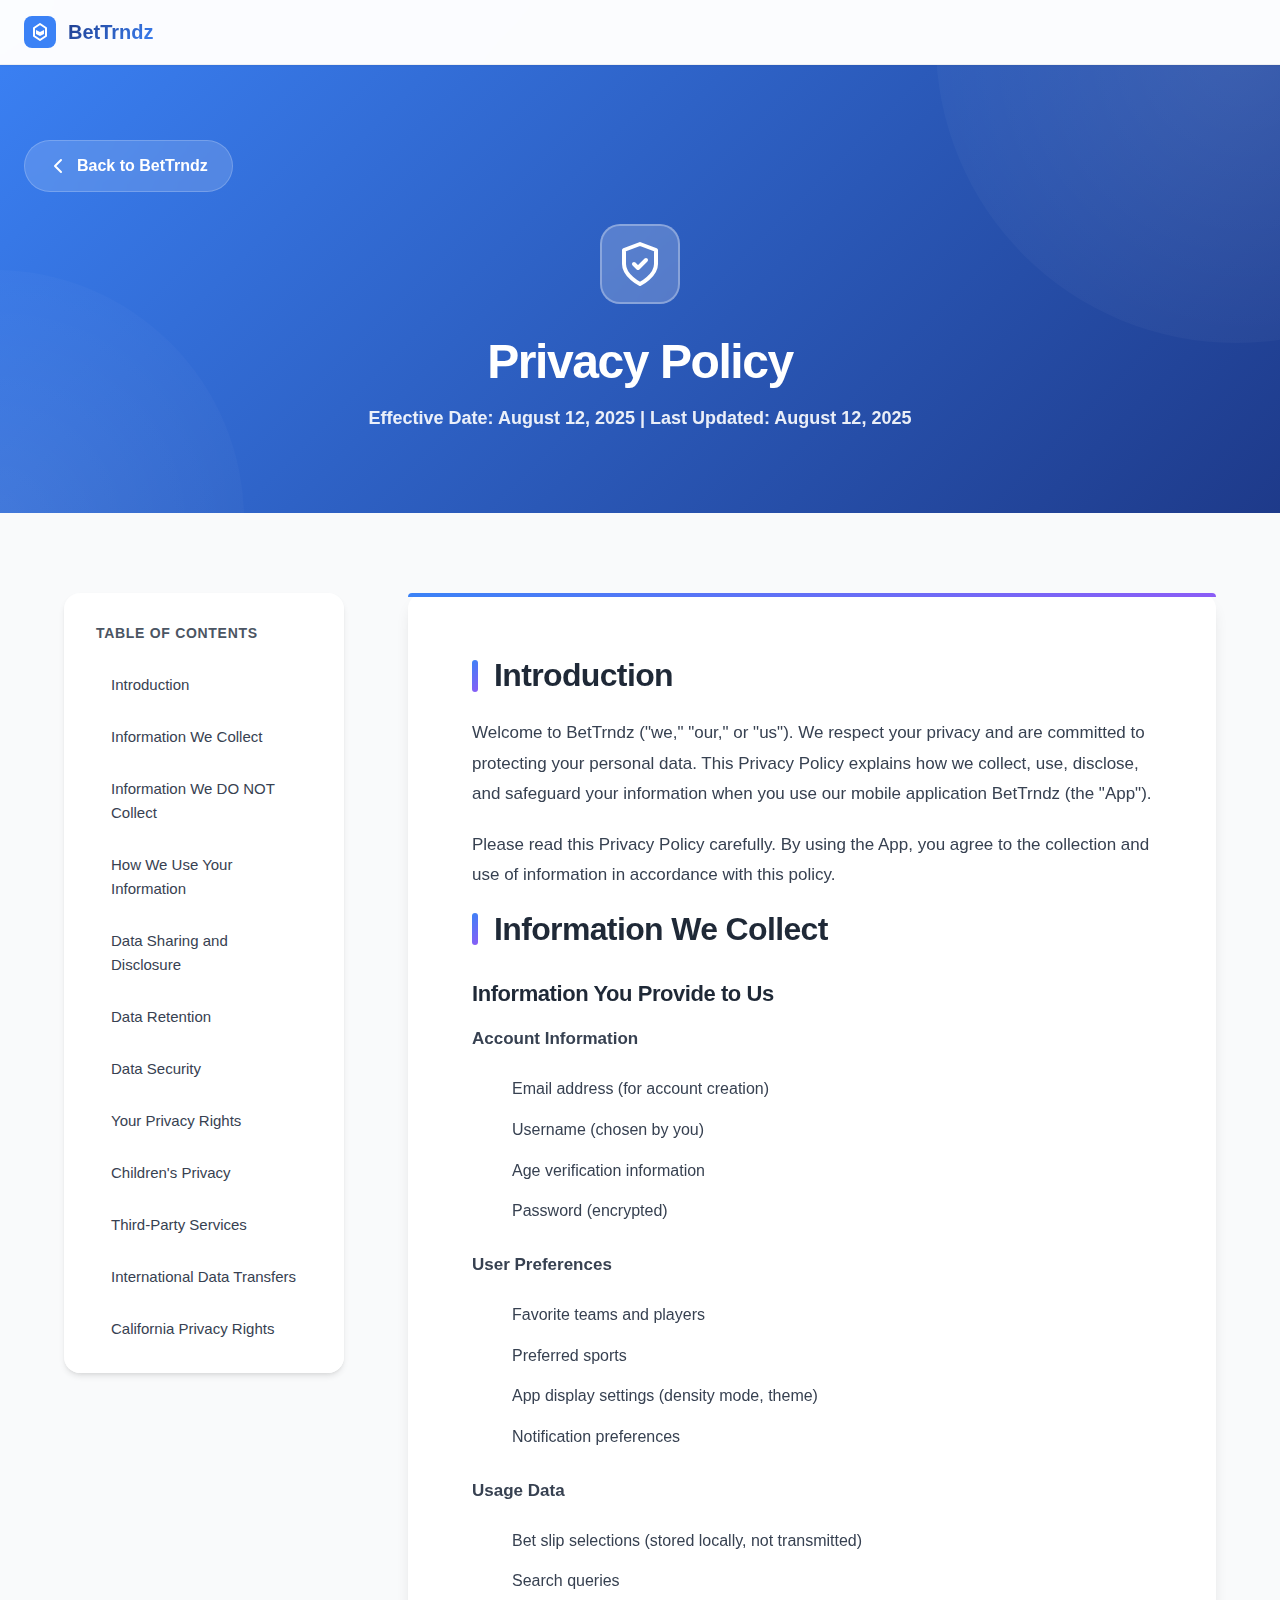
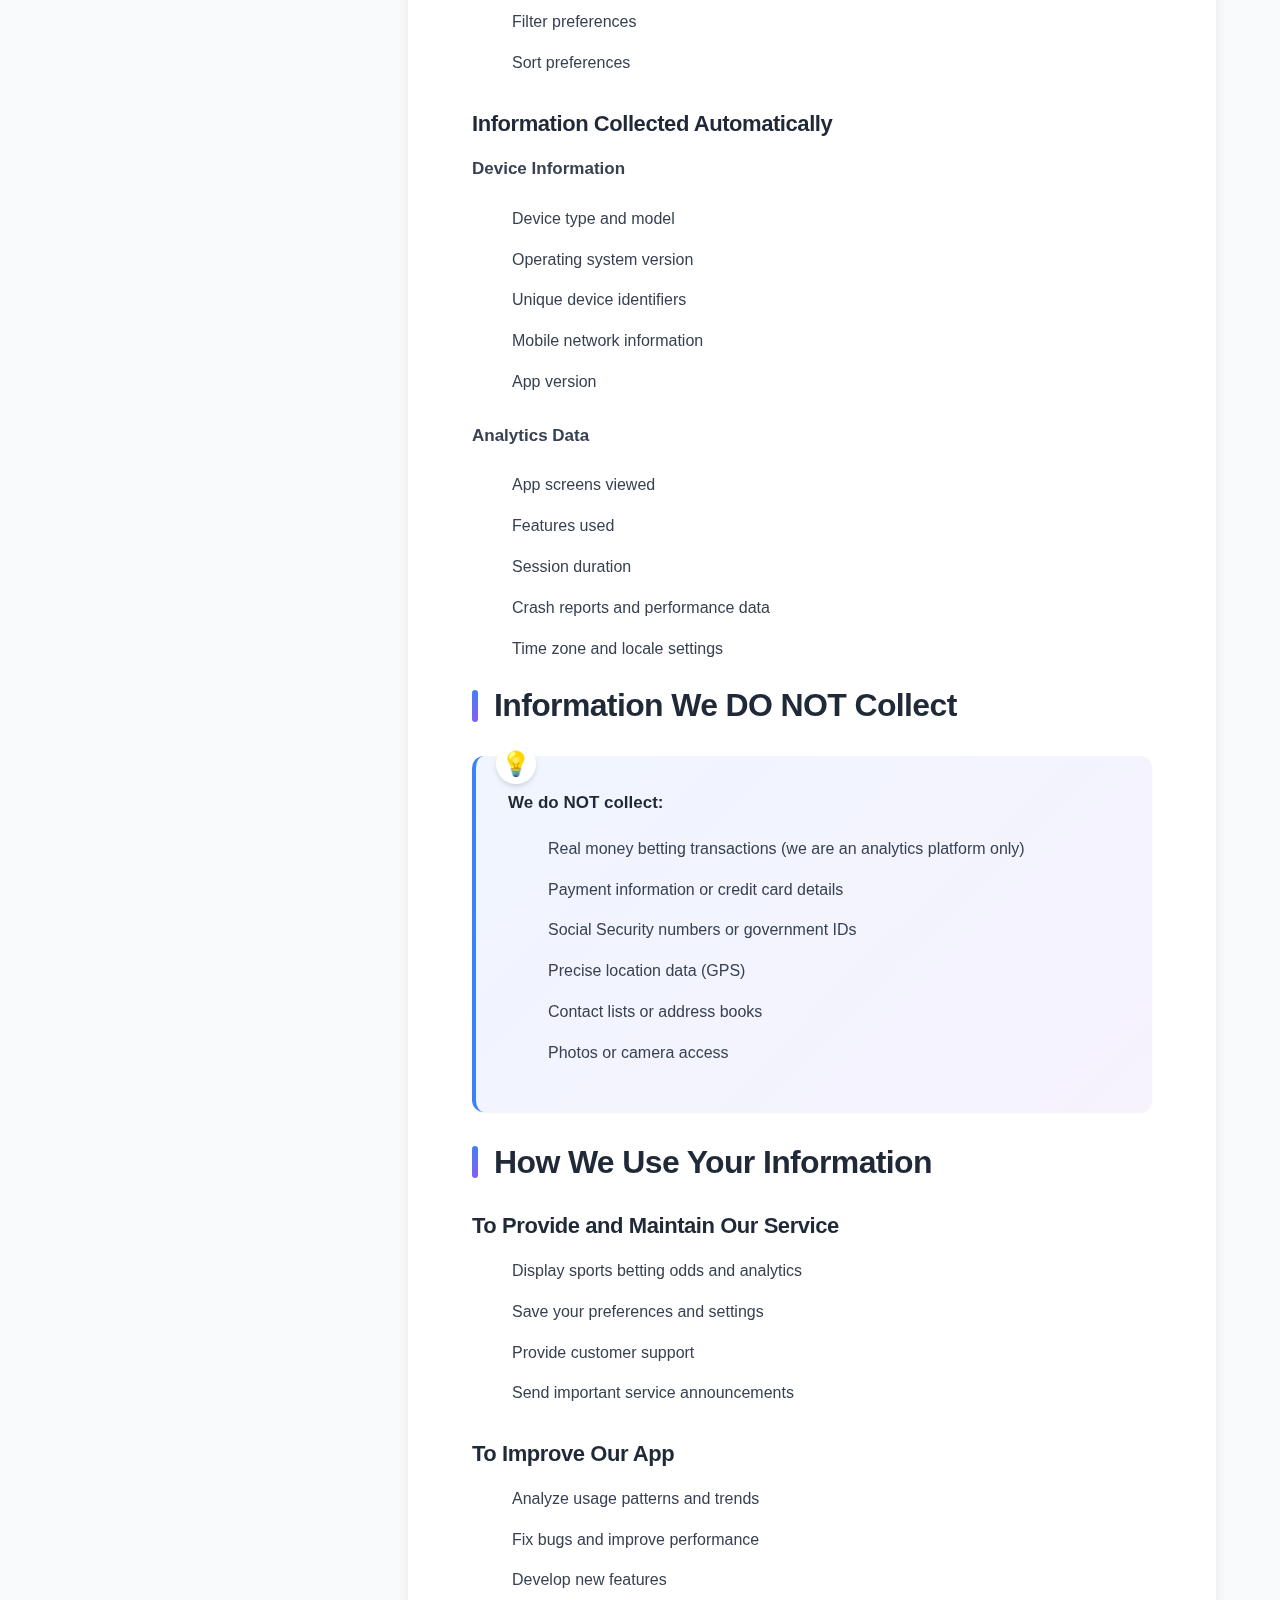
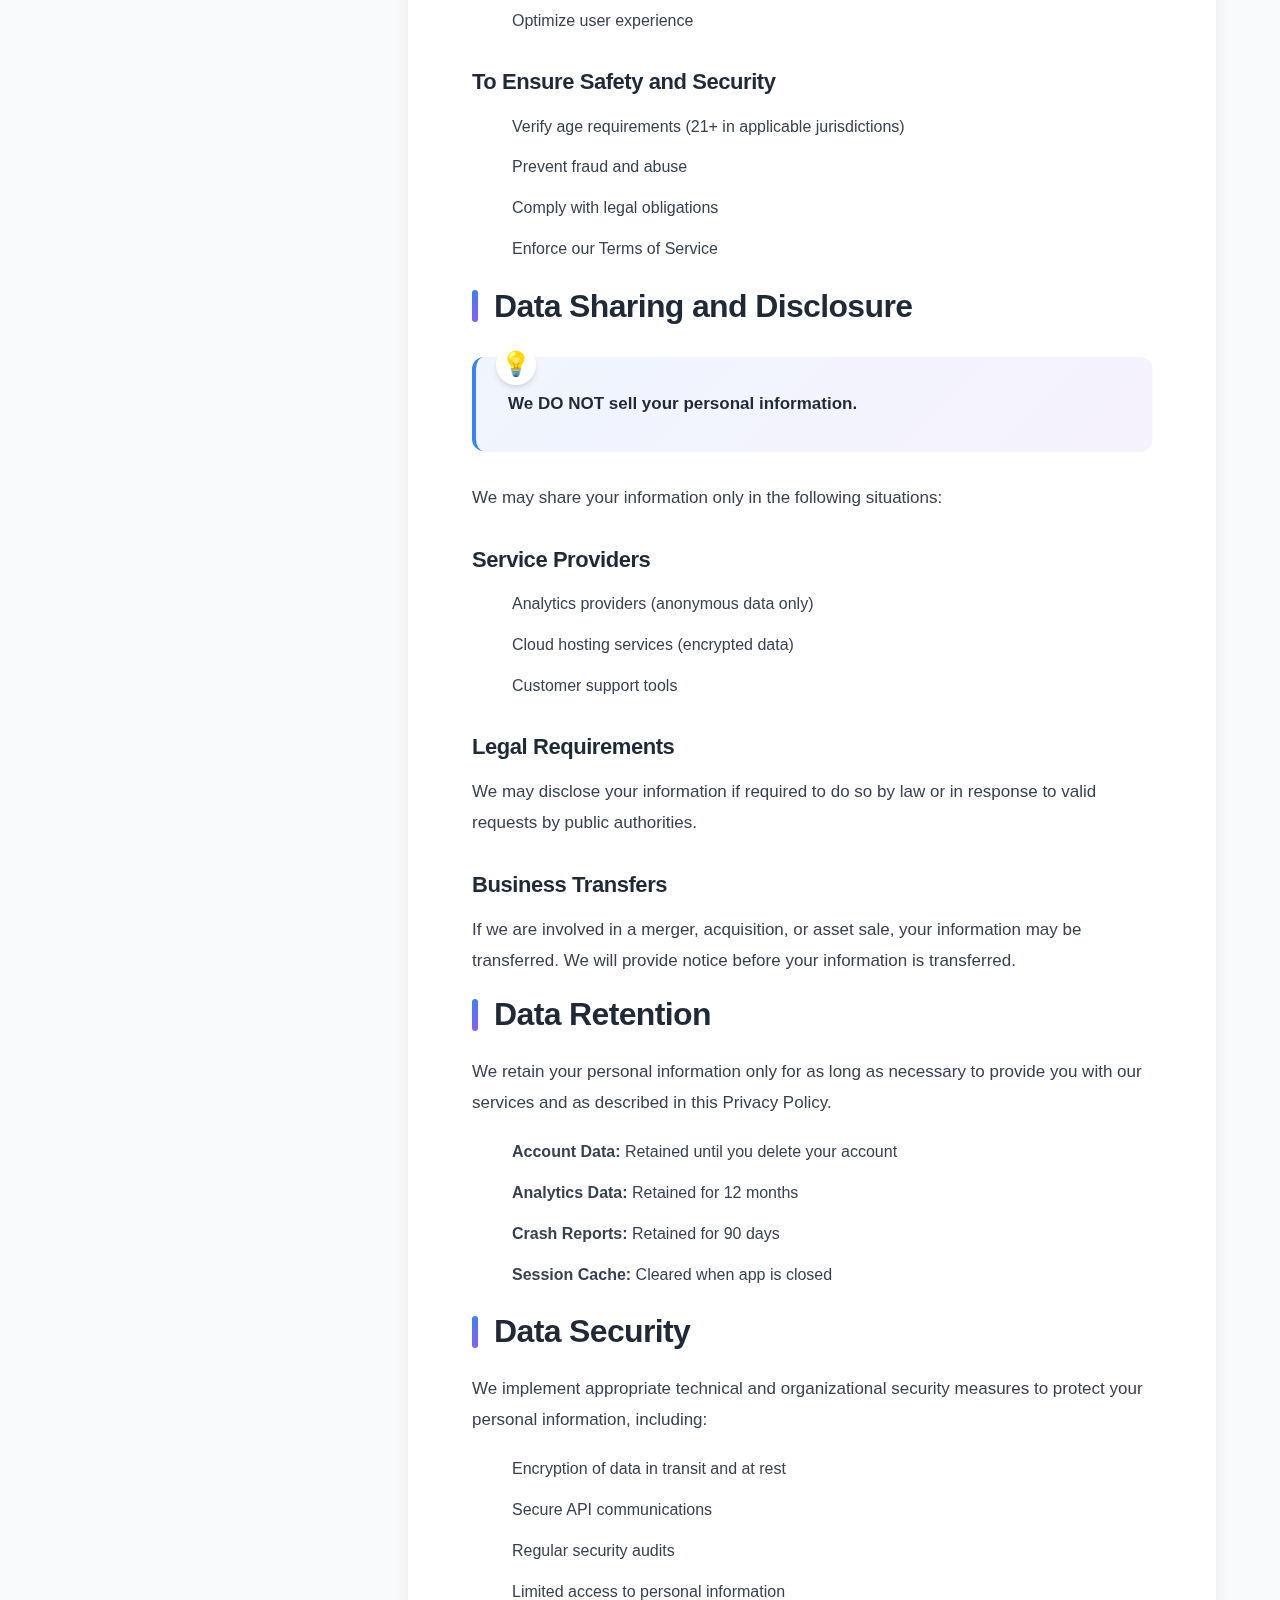
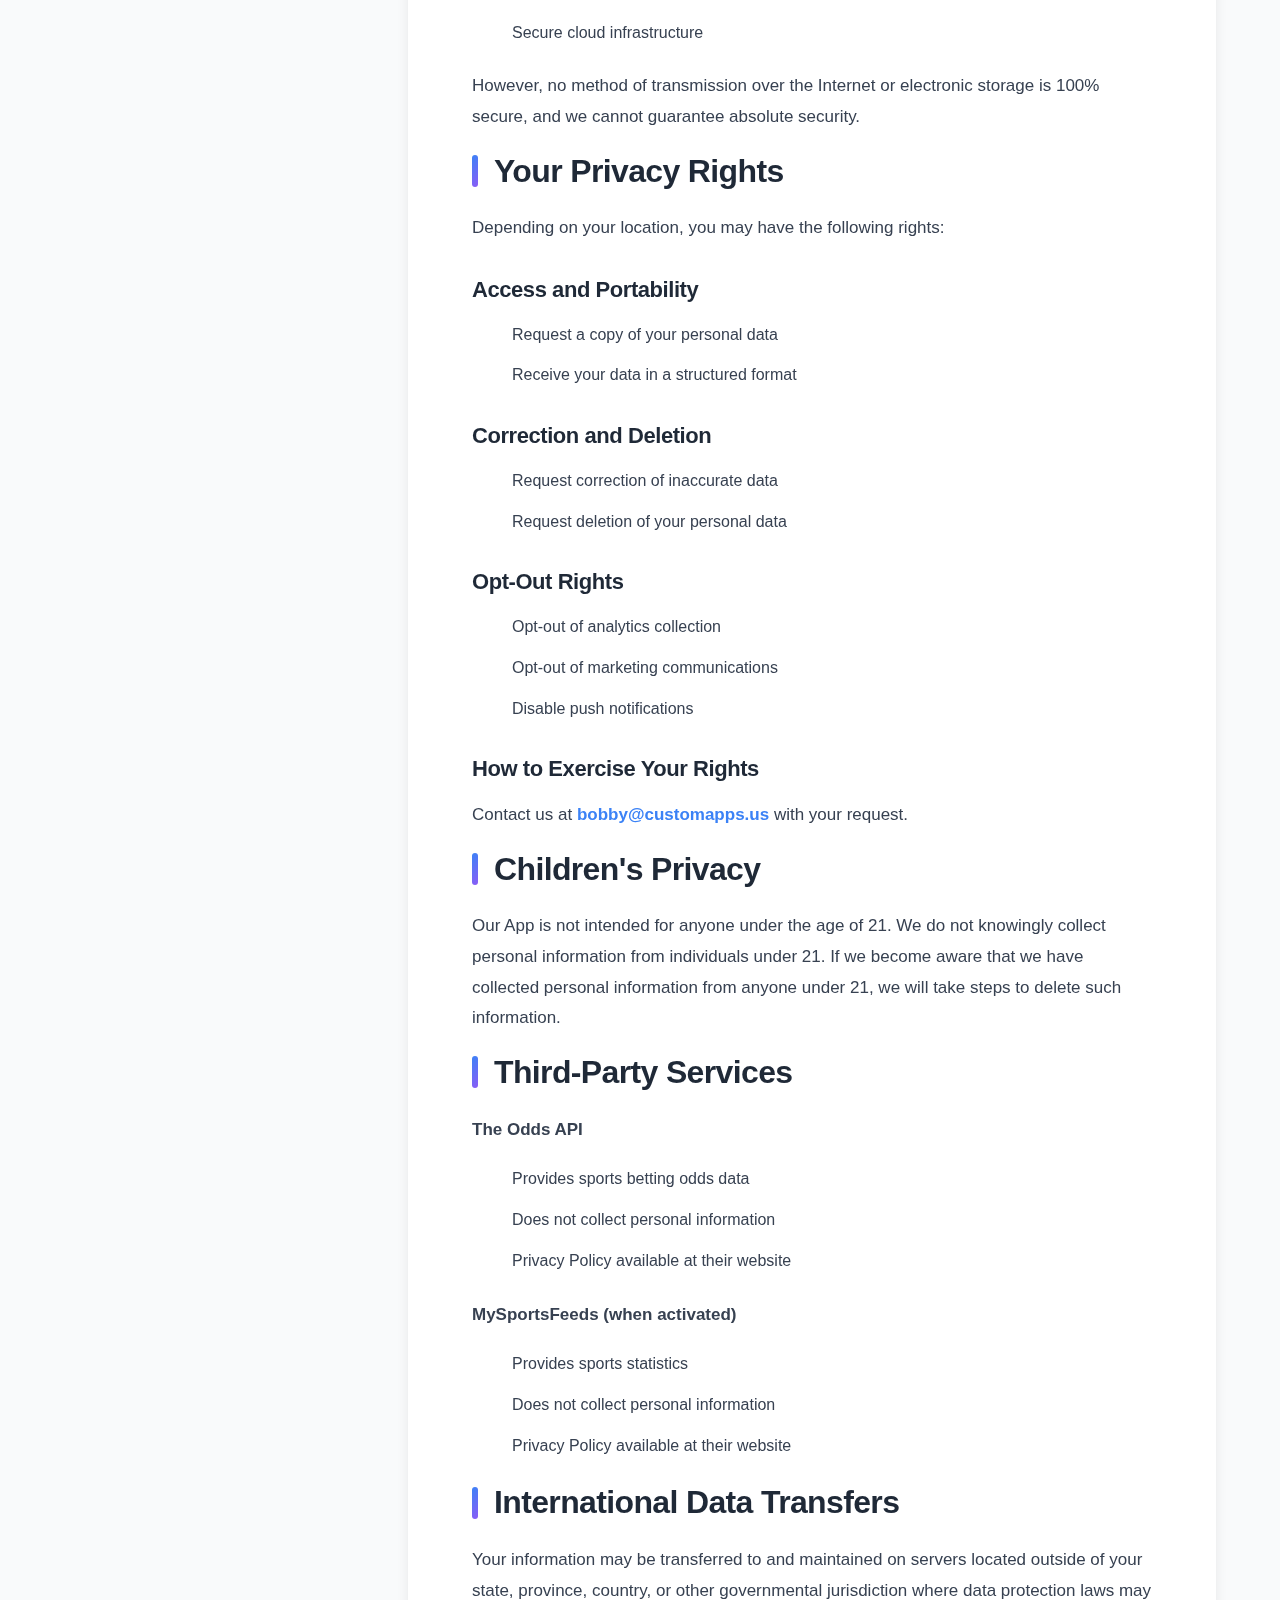
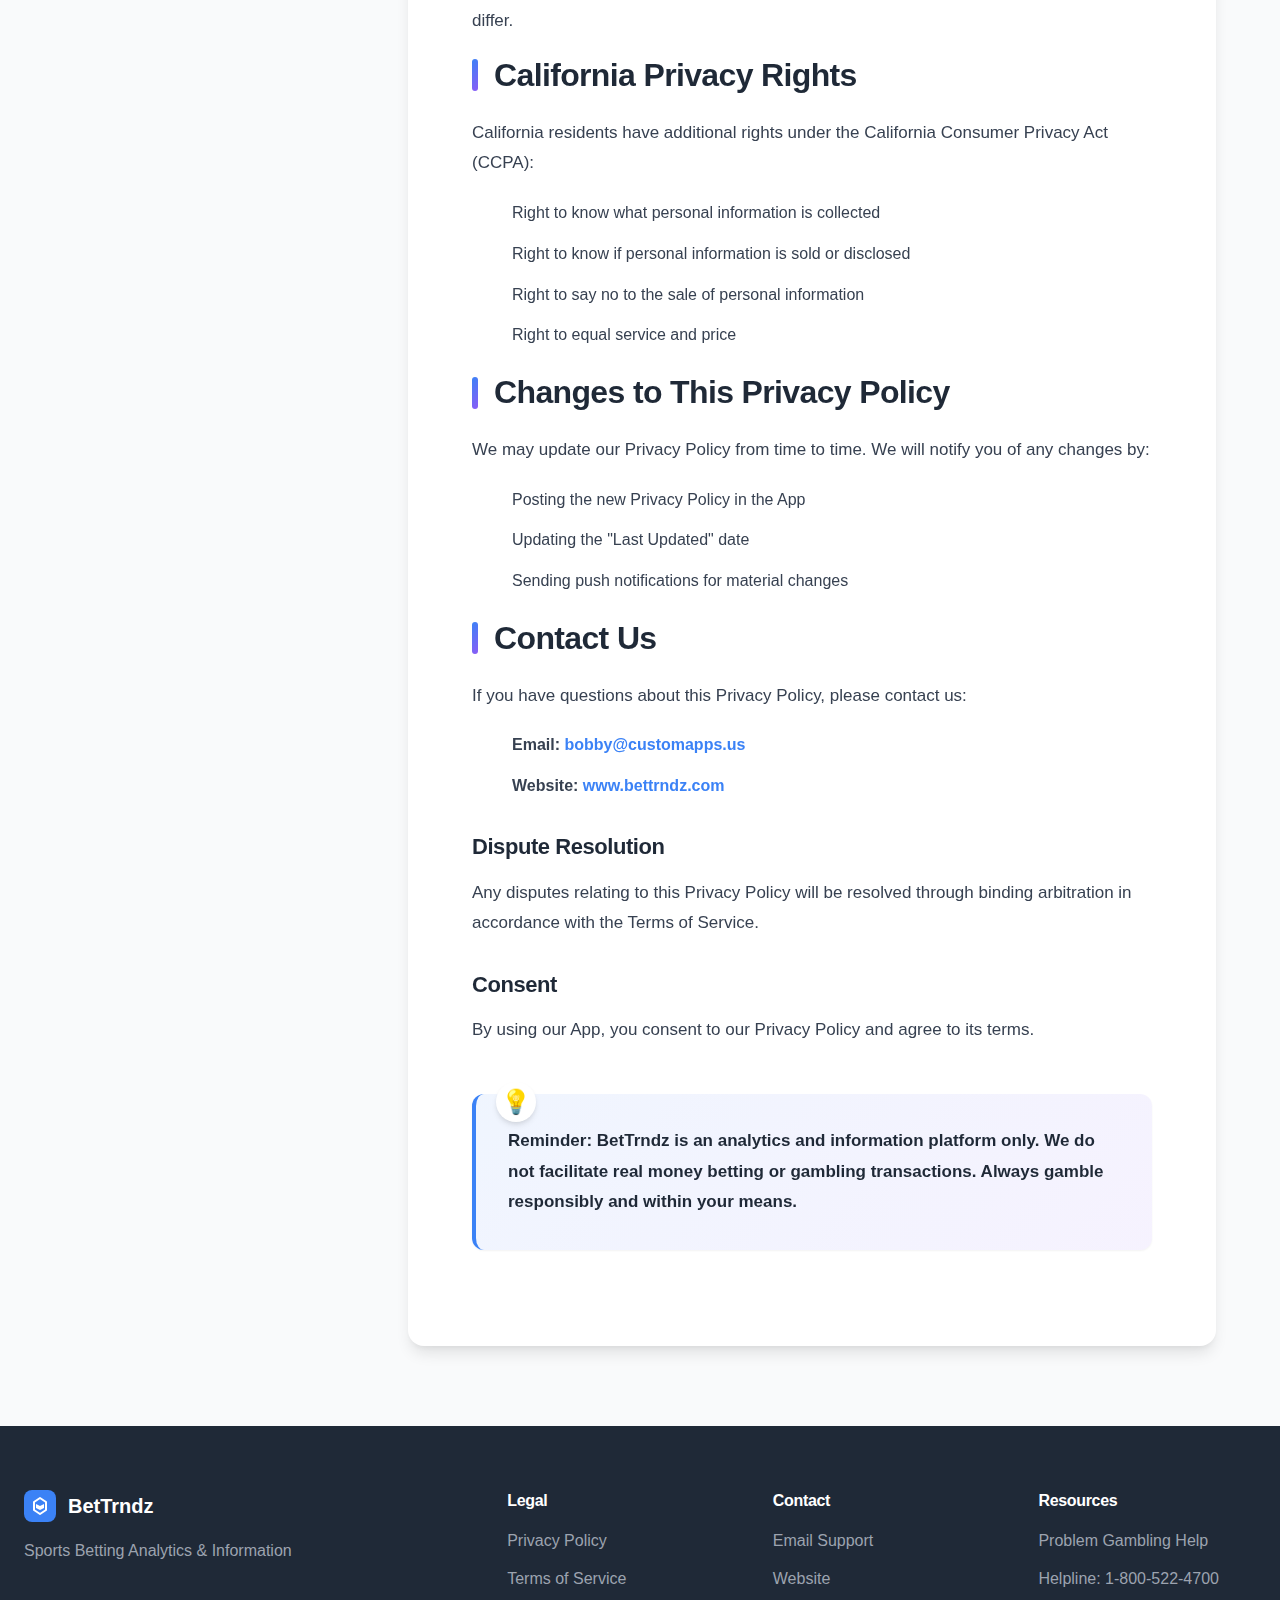
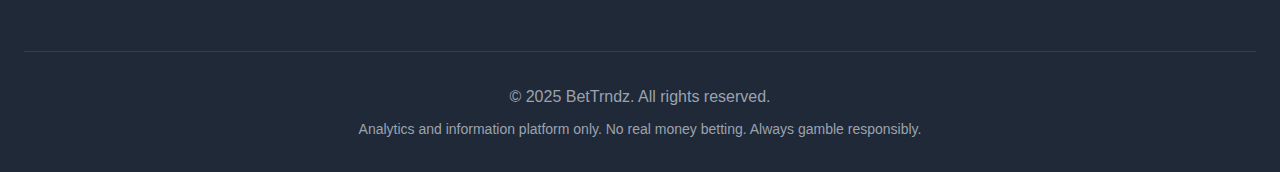
<file: bettrndz-privacy.html>
<!DOCTYPE html>
<html lang="en">
<head>
    <meta charset="UTF-8">
    <meta name="viewport" content="width=device-width, initial-scale=1.0">
    <meta name="description" content="BetTrndz Privacy Policy - Learn how we protect your data in our sports betting analytics app.">
    <meta http-equiv="Content-Security-Policy" content="default-src 'self'; script-src 'self' 'unsafe-inline'; style-src 'self' 'unsafe-inline' https://fonts.googleapis.com; font-src 'self' https://fonts.gstatic.com; img-src 'self' data:; connect-src 'self'; frame-ancestors 'none'; base-uri 'self'; form-action 'self';">
    <title>Privacy Policy - BetTrndz</title>

    <!-- Favicons -->
    <link rel="icon" type="image/png" sizes="32x32" href="/favicon.ico">
    <link rel="apple-touch-icon" sizes="180x180" href="/apple-touch-icon.png">
    <link rel="icon" type="image/png" sizes="192x192" href="/assets/images/android-chrome-192x192.png">
    <link rel="icon" type="image/png" sizes="512x512" href="/assets/images/android-chrome-512x512.png">
    <link rel="manifest" href="/site.webmanifest">
    <meta name="theme-color" content="#3B82F6">

    <!-- Fonts -->
    <link rel="preconnect" href="https://fonts.googleapis.com">
    <link rel="preconnect" href="https://fonts.gstatic.com" crossorigin>
    <link href="https://fonts.googleapis.com/css2?family=Inter:wght@400;500;600;700;800&display=swap" rel="stylesheet">

    <!-- Stylesheets -->
    <link rel="stylesheet" href="styles.css?v=20251010005307">
    <link rel="stylesheet" href="legal-pages.css">
</head>
<body>
    <!-- Progress Bar -->
    <div class="legal-progress" id="legalProgress"></div>

    <!-- Navigation -->
    <nav class="navbar">
        <div class="container">
            <div class="nav-content">
                <a href="index.html" class="logo">
                    <svg width="32" height="32" viewBox="0 0 32 32" fill="none" xmlns="http://www.w3.org/2000/svg">
                        <rect width="32" height="32" rx="8" fill="#3B82F6"/>
                        <path d="M16 8L22 12V20L16 24L10 20V12L16 8Z" stroke="white" stroke-width="2" stroke-linecap="round" stroke-linejoin="round"/>
                        <path d="M16 16L12 14V18L16 20L20 18V14L16 16Z" fill="white"/>
                    </svg>
                    <span class="logo-text">BetTrndz</span>
                </a>
            </div>
        </div>
    </nav>

    <!-- Hero Section -->
    <div class="legal-hero">
        <div class="container">
            <a href="http://www.bettrndz.com" class="back-link">
                <svg width="20" height="20" viewBox="0 0 20 20" fill="none" stroke="currentColor">
                    <path d="M12 16L6 10L12 4" stroke-width="2" stroke-linecap="round" stroke-linejoin="round"/>
                </svg>
                Back to BetTrndz
            </a>
            <div class="legal-hero-content">
                <div class="legal-hero-icon">
                    <svg viewBox="0 0 24 24" fill="none" stroke="currentColor" stroke-width="2">
                        <path d="M12 22s8-4 8-10V5l-8-3-8 3v7c0 6 8 10 8 10z" stroke-linecap="round" stroke-linejoin="round"/>
                        <path d="M9 12l2 2 4-4" stroke-linecap="round" stroke-linejoin="round"/>
                    </svg>
                </div>
                <h1 class="legal-hero-title">Privacy Policy</h1>
                <p class="legal-hero-date">Effective Date: August 12, 2025 | Last Updated: August 12, 2025</p>
            </div>
        </div>
    </div>

    <!-- Main Content -->
    <div class="legal-main">
        <div class="legal-layout">
            <!-- Table of Contents -->
            <aside class="legal-toc">
                <h2 class="legal-toc-title">Table of Contents</h2>
                <ul class="legal-toc-list">
                    <li><a href="#introduction">Introduction</a></li>
                    <li><a href="#information-collect">Information We Collect</a></li>
                    <li><a href="#information-not-collect">Information We DO NOT Collect</a></li>
                    <li><a href="#how-use">How We Use Your Information</a></li>
                    <li><a href="#data-sharing">Data Sharing and Disclosure</a></li>
                    <li><a href="#data-retention">Data Retention</a></li>
                    <li><a href="#data-security">Data Security</a></li>
                    <li><a href="#privacy-rights">Your Privacy Rights</a></li>
                    <li><a href="#children">Children's Privacy</a></li>
                    <li><a href="#third-party">Third-Party Services</a></li>
                    <li><a href="#international">International Data Transfers</a></li>
                    <li><a href="#california">California Privacy Rights</a></li>
                    <li><a href="#changes">Changes to This Policy</a></li>
                    <li><a href="#contact">Contact Us</a></li>
                </ul>
            </aside>

            <!-- Content -->
            <main class="legal-content">
                <section id="introduction">
                    <h2>Introduction</h2>
                    <p>Welcome to BetTrndz ("we," "our," or "us"). We respect your privacy and are committed to protecting your personal data. This Privacy Policy explains how we collect, use, disclose, and safeguard your information when you use our mobile application BetTrndz (the "App").</p>
                    <p>Please read this Privacy Policy carefully. By using the App, you agree to the collection and use of information in accordance with this policy.</p>
                </section>

                <section id="information-collect">
                    <h2>Information We Collect</h2>

                    <h3>Information You Provide to Us</h3>
                    <p><strong>Account Information</strong></p>
                    <ul>
                        <li>Email address (for account creation)</li>
                        <li>Username (chosen by you)</li>
                        <li>Age verification information</li>
                        <li>Password (encrypted)</li>
                    </ul>

                    <p><strong>User Preferences</strong></p>
                    <ul>
                        <li>Favorite teams and players</li>
                        <li>Preferred sports</li>
                        <li>App display settings (density mode, theme)</li>
                        <li>Notification preferences</li>
                    </ul>

                    <p><strong>Usage Data</strong></p>
                    <ul>
                        <li>Bet slip selections (stored locally, not transmitted)</li>
                        <li>Search queries</li>
                        <li>Filter preferences</li>
                        <li>Sort preferences</li>
                    </ul>

                    <h3>Information Collected Automatically</h3>
                    <p><strong>Device Information</strong></p>
                    <ul>
                        <li>Device type and model</li>
                        <li>Operating system version</li>
                        <li>Unique device identifiers</li>
                        <li>Mobile network information</li>
                        <li>App version</li>
                    </ul>

                    <p><strong>Analytics Data</strong></p>
                    <ul>
                        <li>App screens viewed</li>
                        <li>Features used</li>
                        <li>Session duration</li>
                        <li>Crash reports and performance data</li>
                        <li>Time zone and locale settings</li>
                    </ul>
                </section>

                <section id="information-not-collect">
                    <h2>Information We DO NOT Collect</h2>
                    <div class="highlight-box">
                        <p><strong>We do NOT collect:</strong></p>
                        <ul>
                            <li>Real money betting transactions (we are an analytics platform only)</li>
                            <li>Payment information or credit card details</li>
                            <li>Social Security numbers or government IDs</li>
                            <li>Precise location data (GPS)</li>
                            <li>Contact lists or address books</li>
                            <li>Photos or camera access</li>
                        </ul>
                    </div>
                </section>

                <section id="how-use">
                    <h2>How We Use Your Information</h2>

                    <h3>To Provide and Maintain Our Service</h3>
                    <ul>
                        <li>Display sports betting odds and analytics</li>
                        <li>Save your preferences and settings</li>
                        <li>Provide customer support</li>
                        <li>Send important service announcements</li>
                    </ul>

                    <h3>To Improve Our App</h3>
                    <ul>
                        <li>Analyze usage patterns and trends</li>
                        <li>Fix bugs and improve performance</li>
                        <li>Develop new features</li>
                        <li>Optimize user experience</li>
                    </ul>

                    <h3>To Ensure Safety and Security</h3>
                    <ul>
                        <li>Verify age requirements (21+ in applicable jurisdictions)</li>
                        <li>Prevent fraud and abuse</li>
                        <li>Comply with legal obligations</li>
                        <li>Enforce our Terms of Service</li>
                    </ul>
                </section>

                <section id="data-sharing">
                    <h2>Data Sharing and Disclosure</h2>
                    <div class="highlight-box">
                        <p><strong>We DO NOT sell your personal information.</strong></p>
                    </div>

                    <p>We may share your information only in the following situations:</p>

                    <h3>Service Providers</h3>
                    <ul>
                        <li>Analytics providers (anonymous data only)</li>
                        <li>Cloud hosting services (encrypted data)</li>
                        <li>Customer support tools</li>
                    </ul>

                    <h3>Legal Requirements</h3>
                    <p>We may disclose your information if required to do so by law or in response to valid requests by public authorities.</p>

                    <h3>Business Transfers</h3>
                    <p>If we are involved in a merger, acquisition, or asset sale, your information may be transferred. We will provide notice before your information is transferred.</p>
                </section>

                <section id="data-retention">
                    <h2>Data Retention</h2>
                    <p>We retain your personal information only for as long as necessary to provide you with our services and as described in this Privacy Policy.</p>
                    <ul>
                        <li><strong>Account Data:</strong> Retained until you delete your account</li>
                        <li><strong>Analytics Data:</strong> Retained for 12 months</li>
                        <li><strong>Crash Reports:</strong> Retained for 90 days</li>
                        <li><strong>Session Cache:</strong> Cleared when app is closed</li>
                    </ul>
                </section>

                <section id="data-security">
                    <h2>Data Security</h2>
                    <p>We implement appropriate technical and organizational security measures to protect your personal information, including:</p>
                    <ul>
                        <li>Encryption of data in transit and at rest</li>
                        <li>Secure API communications</li>
                        <li>Regular security audits</li>
                        <li>Limited access to personal information</li>
                        <li>Secure cloud infrastructure</li>
                    </ul>
                    <p>However, no method of transmission over the Internet or electronic storage is 100% secure, and we cannot guarantee absolute security.</p>
                </section>

                <section id="privacy-rights">
                    <h2>Your Privacy Rights</h2>
                    <p>Depending on your location, you may have the following rights:</p>

                    <h3>Access and Portability</h3>
                    <ul>
                        <li>Request a copy of your personal data</li>
                        <li>Receive your data in a structured format</li>
                    </ul>

                    <h3>Correction and Deletion</h3>
                    <ul>
                        <li>Request correction of inaccurate data</li>
                        <li>Request deletion of your personal data</li>
                    </ul>

                    <h3>Opt-Out Rights</h3>
                    <ul>
                        <li>Opt-out of analytics collection</li>
                        <li>Opt-out of marketing communications</li>
                        <li>Disable push notifications</li>
                    </ul>

                    <h3>How to Exercise Your Rights</h3>
                    <p>Contact us at <a href="mailto:bobby@customapps.us">bobby@customapps.us</a> with your request.</p>
                </section>

                <section id="children">
                    <h2>Children's Privacy</h2>
                    <p>Our App is not intended for anyone under the age of 21. We do not knowingly collect personal information from individuals under 21. If we become aware that we have collected personal information from anyone under 21, we will take steps to delete such information.</p>
                </section>

                <section id="third-party">
                    <h2>Third-Party Services</h2>
                    <p><strong>The Odds API</strong></p>
                    <ul>
                        <li>Provides sports betting odds data</li>
                        <li>Does not collect personal information</li>
                        <li>Privacy Policy available at their website</li>
                    </ul>

                    <p><strong>MySportsFeeds (when activated)</strong></p>
                    <ul>
                        <li>Provides sports statistics</li>
                        <li>Does not collect personal information</li>
                        <li>Privacy Policy available at their website</li>
                    </ul>
                </section>

                <section id="international">
                    <h2>International Data Transfers</h2>
                    <p>Your information may be transferred to and maintained on servers located outside of your state, province, country, or other governmental jurisdiction where data protection laws may differ.</p>
                </section>

                <section id="california">
                    <h2>California Privacy Rights</h2>
                    <p>California residents have additional rights under the California Consumer Privacy Act (CCPA):</p>
                    <ul>
                        <li>Right to know what personal information is collected</li>
                        <li>Right to know if personal information is sold or disclosed</li>
                        <li>Right to say no to the sale of personal information</li>
                        <li>Right to equal service and price</li>
                    </ul>
                </section>

                <section id="changes">
                    <h2>Changes to This Privacy Policy</h2>
                    <p>We may update our Privacy Policy from time to time. We will notify you of any changes by:</p>
                    <ul>
                        <li>Posting the new Privacy Policy in the App</li>
                        <li>Updating the "Last Updated" date</li>
                        <li>Sending push notifications for material changes</li>
                    </ul>
                </section>

                <section id="contact">
                    <h2>Contact Us</h2>
                    <p>If you have questions about this Privacy Policy, please contact us:</p>
                    <ul>
                        <li><strong>Email:</strong> <a href="mailto:bobby@customapps.us">bobby@customapps.us</a></li>
                        <li><strong>Website:</strong> <a href="http://www.bettrndz.com">www.bettrndz.com</a></li>
                    </ul>

                    <h3>Dispute Resolution</h3>
                    <p>Any disputes relating to this Privacy Policy will be resolved through binding arbitration in accordance with the Terms of Service.</p>

                    <h3>Consent</h3>
                    <p>By using our App, you consent to our Privacy Policy and agree to its terms.</p>
                </section>

                <div class="highlight-box" style="margin-top: 3rem;">
                    <p><strong>Reminder: BetTrndz is an analytics and information platform only. We do not facilitate real money betting or gambling transactions. Always gamble responsibly and within your means.</strong></p>
                </div>
            </main>
        </div>
    </div>

    <!-- Footer -->
    <footer class="footer">
        <div class="container">
            <div class="footer-grid">
                <div class="footer-column">
                    <div class="footer-logo">
                        <svg width="32" height="32" viewBox="0 0 32 32" fill="none" xmlns="http://www.w3.org/2000/svg">
                            <rect width="32" height="32" rx="8" fill="#3B82F6"/>
                            <path d="M16 8L22 12V20L16 24L10 20V12L16 8Z" stroke="white" stroke-width="2" stroke-linecap="round" stroke-linejoin="round"/>
                            <path d="M16 16L12 14V18L16 20L20 18V14L16 16Z" fill="white"/>
                        </svg>
                        <span>BetTrndz</span>
                    </div>
                    <p class="footer-tagline">Sports Betting Analytics & Information</p>
                </div>

                <div class="footer-column">
                    <h4>Legal</h4>
                    <ul>
                        <li><a href="bettrndz-privacy.html">Privacy Policy</a></li>
                        <li><a href="bettrndz-terms.html">Terms of Service</a></li>
                    </ul>
                </div>

                <div class="footer-column">
                    <h4>Contact</h4>
                    <ul>
                        <li><a href="mailto:bobby@customapps.us">Email Support</a></li>
                        <li><a href="http://www.bettrndz.com">Website</a></li>
                    </ul>
                </div>

                <div class="footer-column">
                    <h4>Resources</h4>
                    <ul>
                        <li><a href="http://www.ncpgambling.org" target="_blank" rel="noopener noreferrer">Problem Gambling Help</a></li>
                        <li><a href="tel:1-800-522-4700">Helpline: 1-800-522-4700</a></li>
                    </ul>
                </div>
            </div>

            <div class="footer-bottom">
                <p class="copyright">© 2025 BetTrndz. All rights reserved.</p>
                <p class="disclaimer">Analytics and information platform only. No real money betting. Always gamble responsibly.</p>
            </div>
        </div>
    </footer>

    <script>
        // Scroll progress bar
        window.addEventListener('scroll', () => {
            const winScroll = document.documentElement.scrollTop;
            const height = document.documentElement.scrollHeight - document.documentElement.clientHeight;
            const scrolled = (winScroll / height) * 100;
            document.getElementById('legalProgress').style.width = scrolled + '%';
        });

        // TOC active link highlighting
        const sections = document.querySelectorAll('.legal-content section');
        const navLinks = document.querySelectorAll('.legal-toc-list a');

        window.addEventListener('scroll', () => {
            let current = '';
            sections.forEach(section => {
                const sectionTop = section.offsetTop;
                const sectionHeight = section.clientHeight;
                if (pageYOffset >= (sectionTop - 150)) {
                    current = section.getAttribute('id');
                }
            });

            navLinks.forEach(link => {
                link.classList.remove('active');
                if (link.getAttribute('href') === '#' + current) {
                    link.classList.add('active');
                }
            });
        });
    </script>
</body>
</html>
</file>
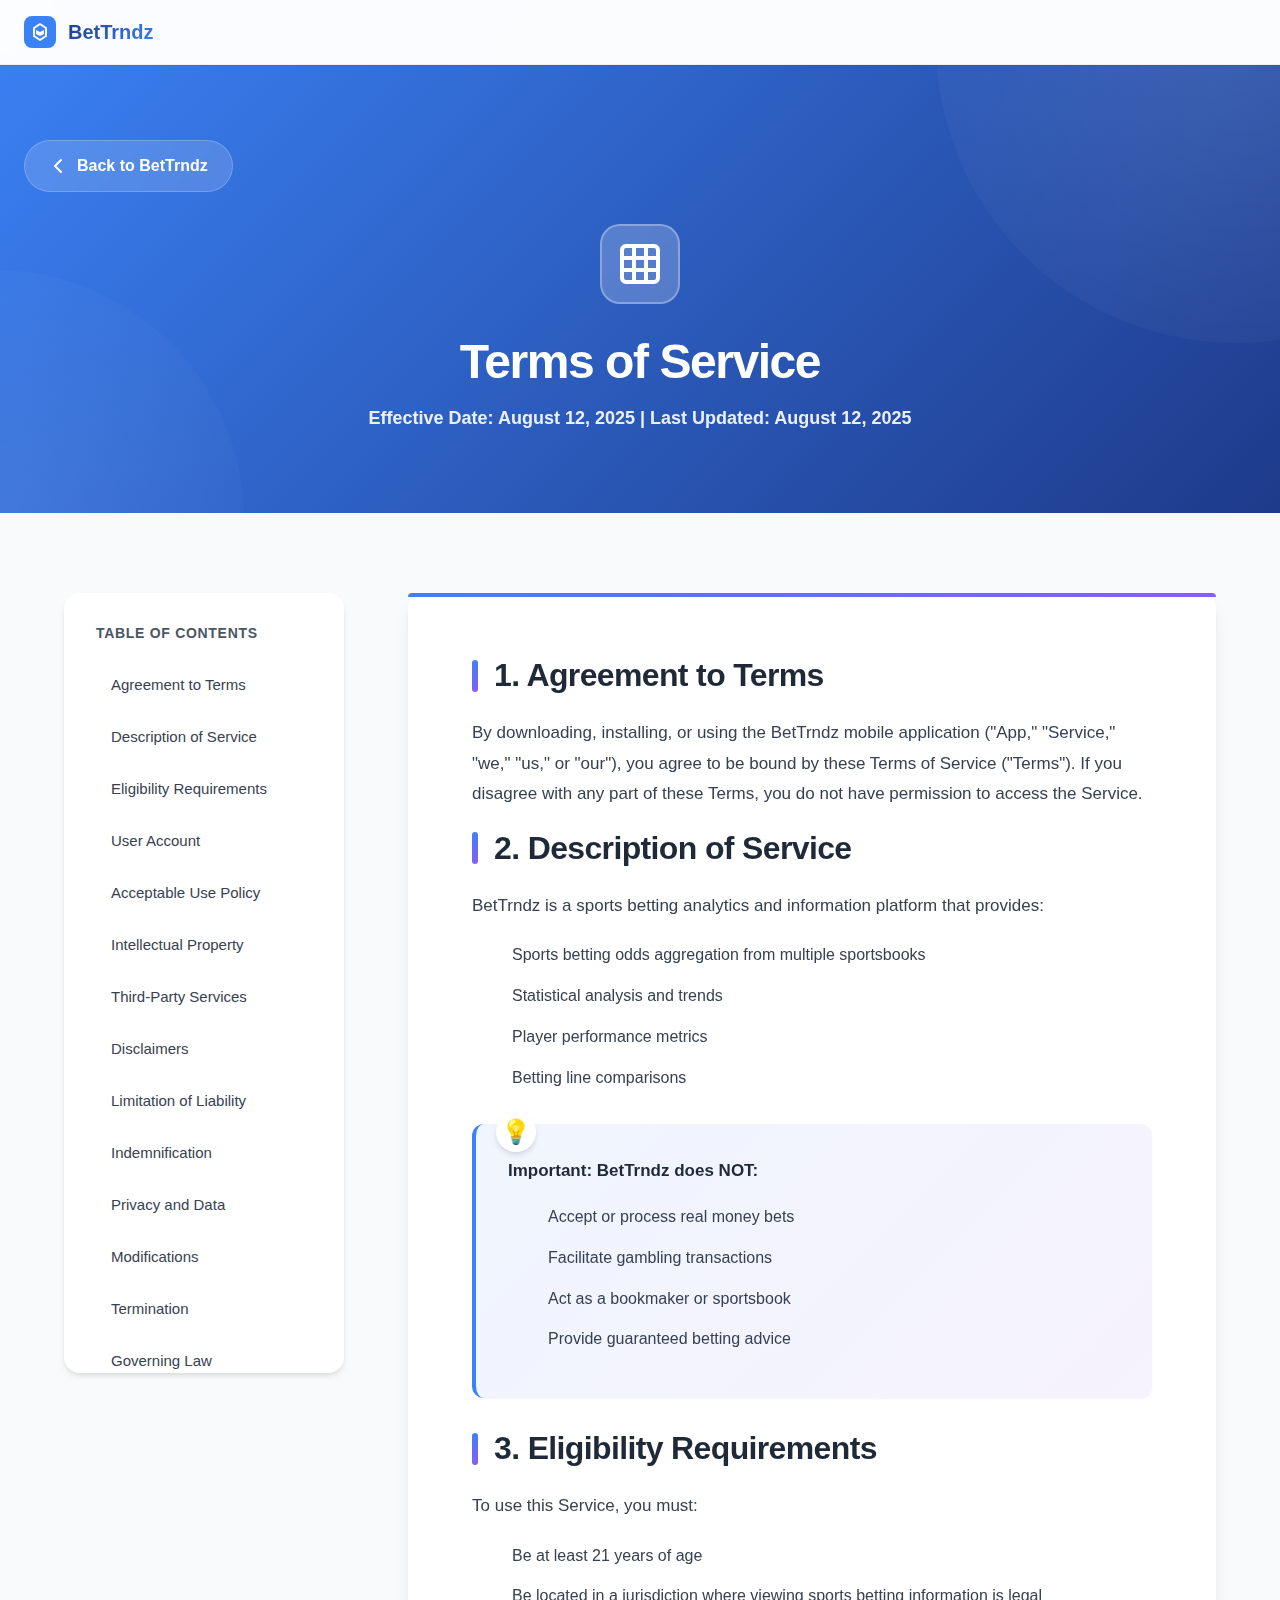
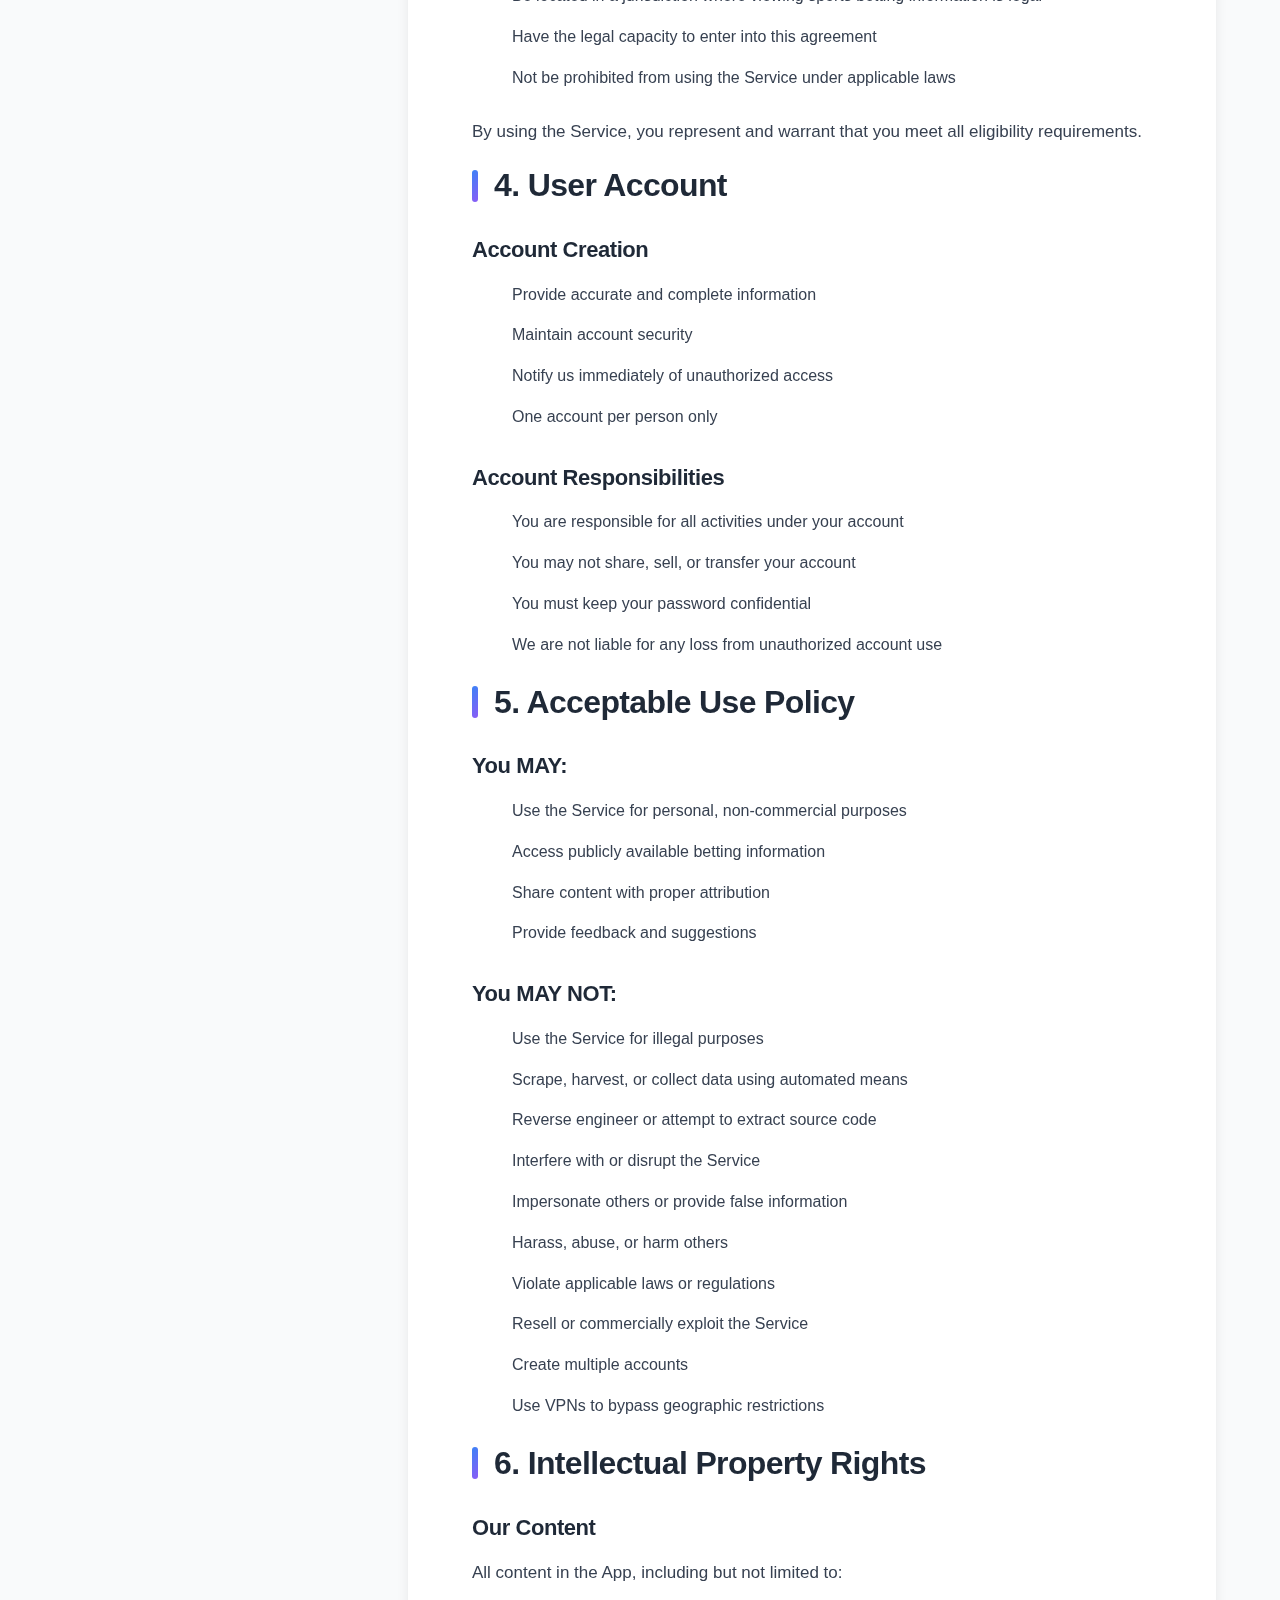
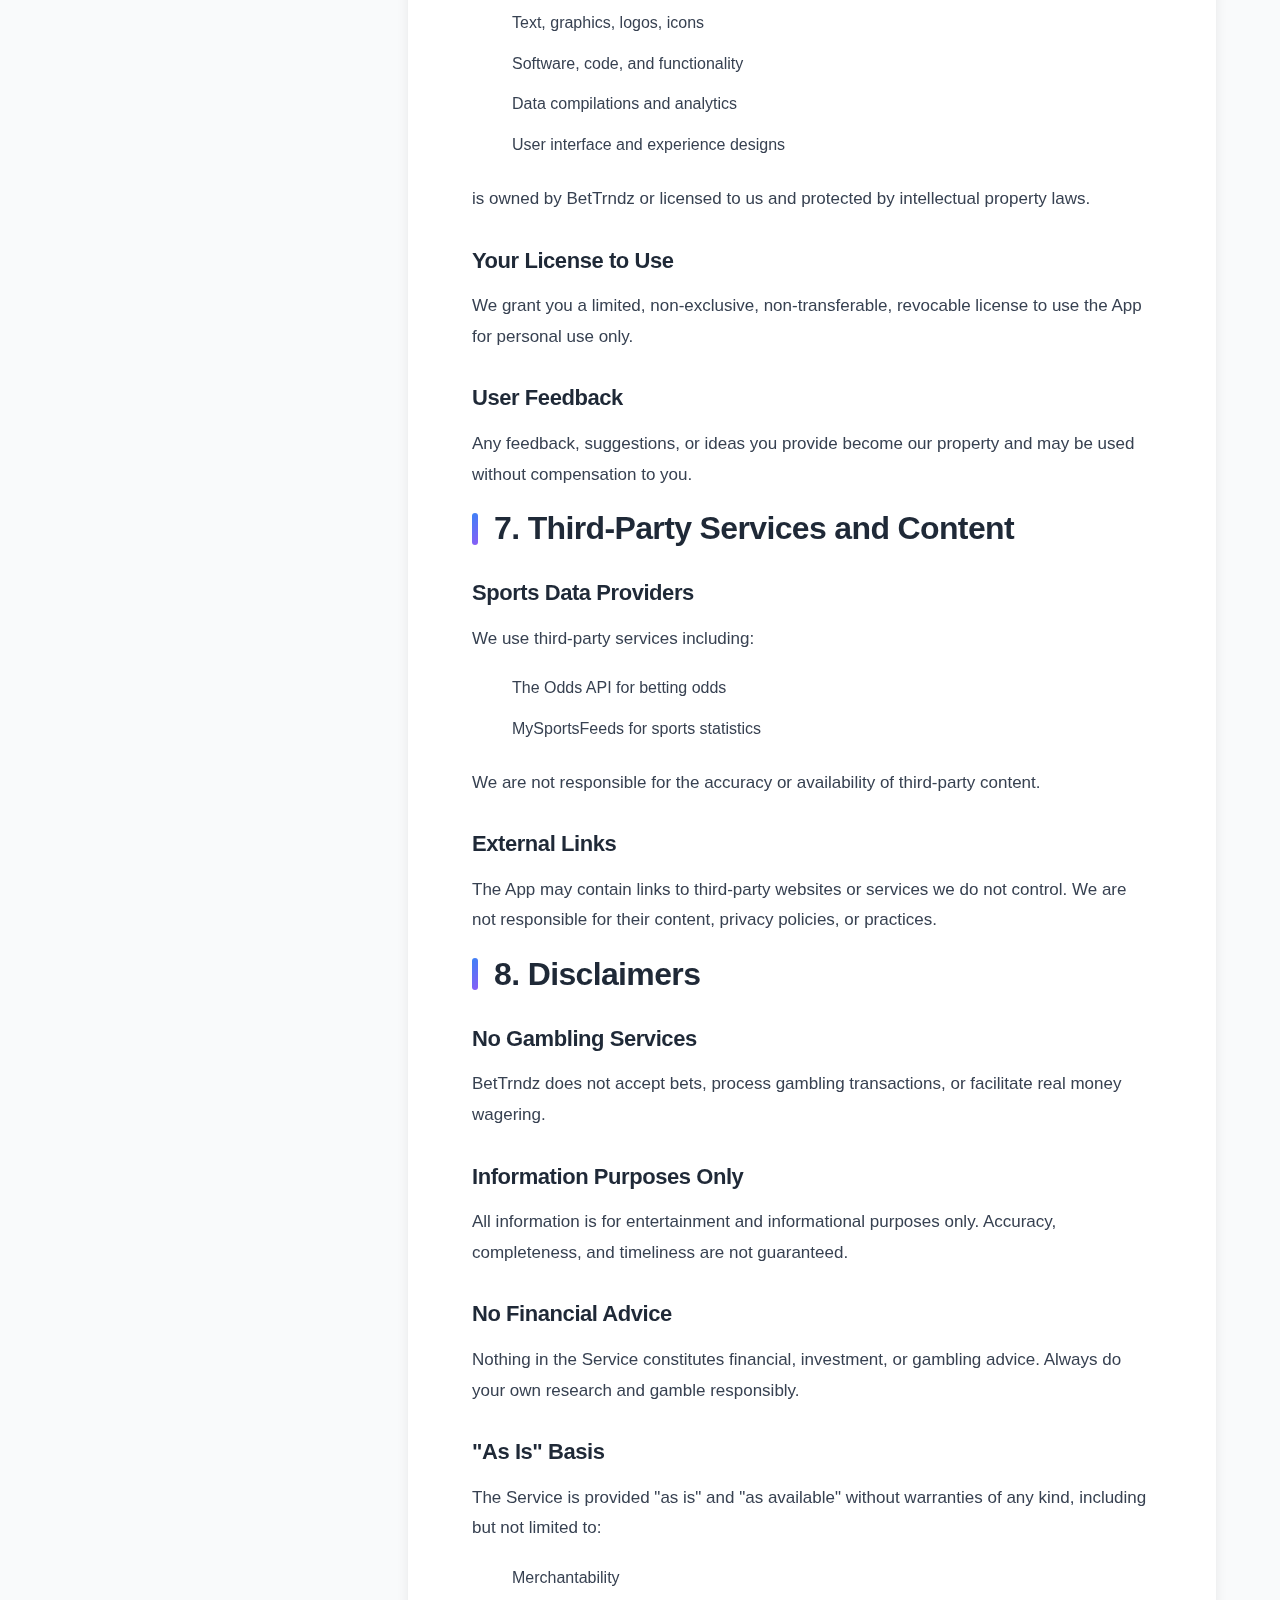
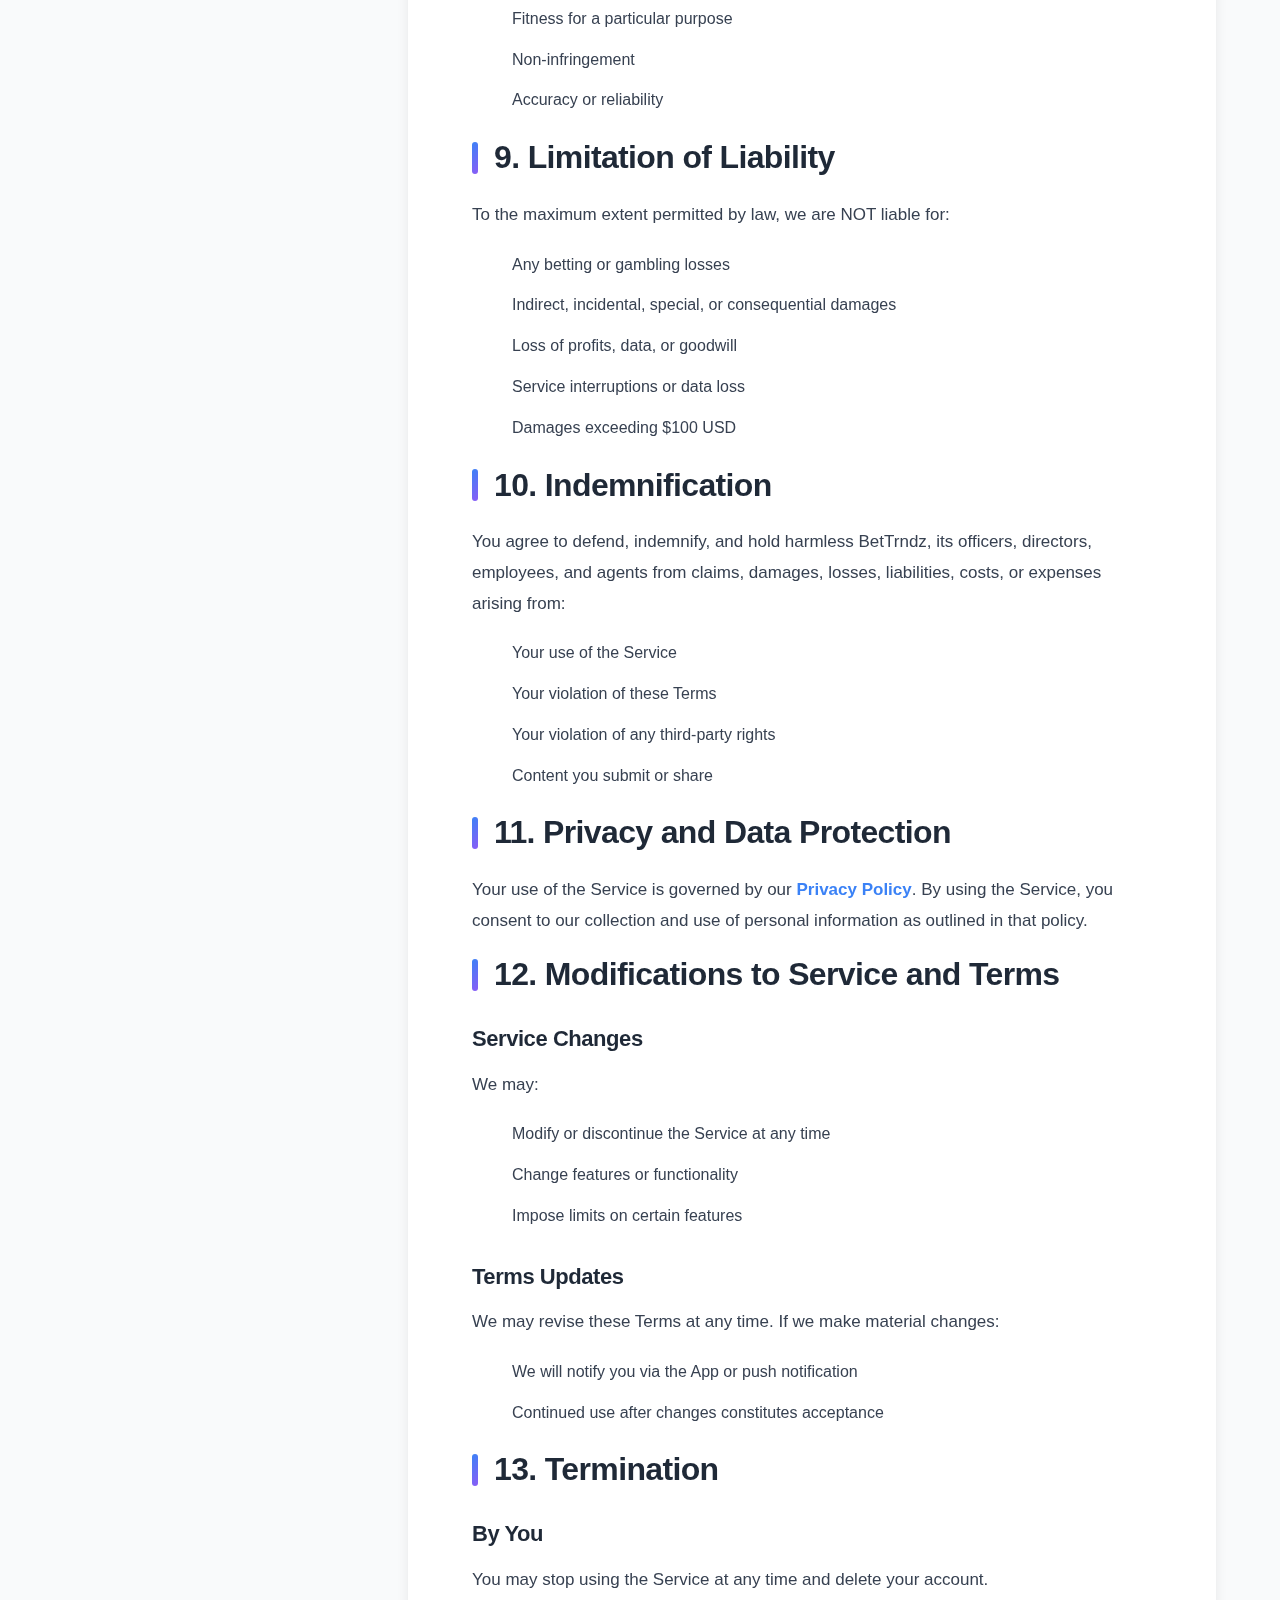
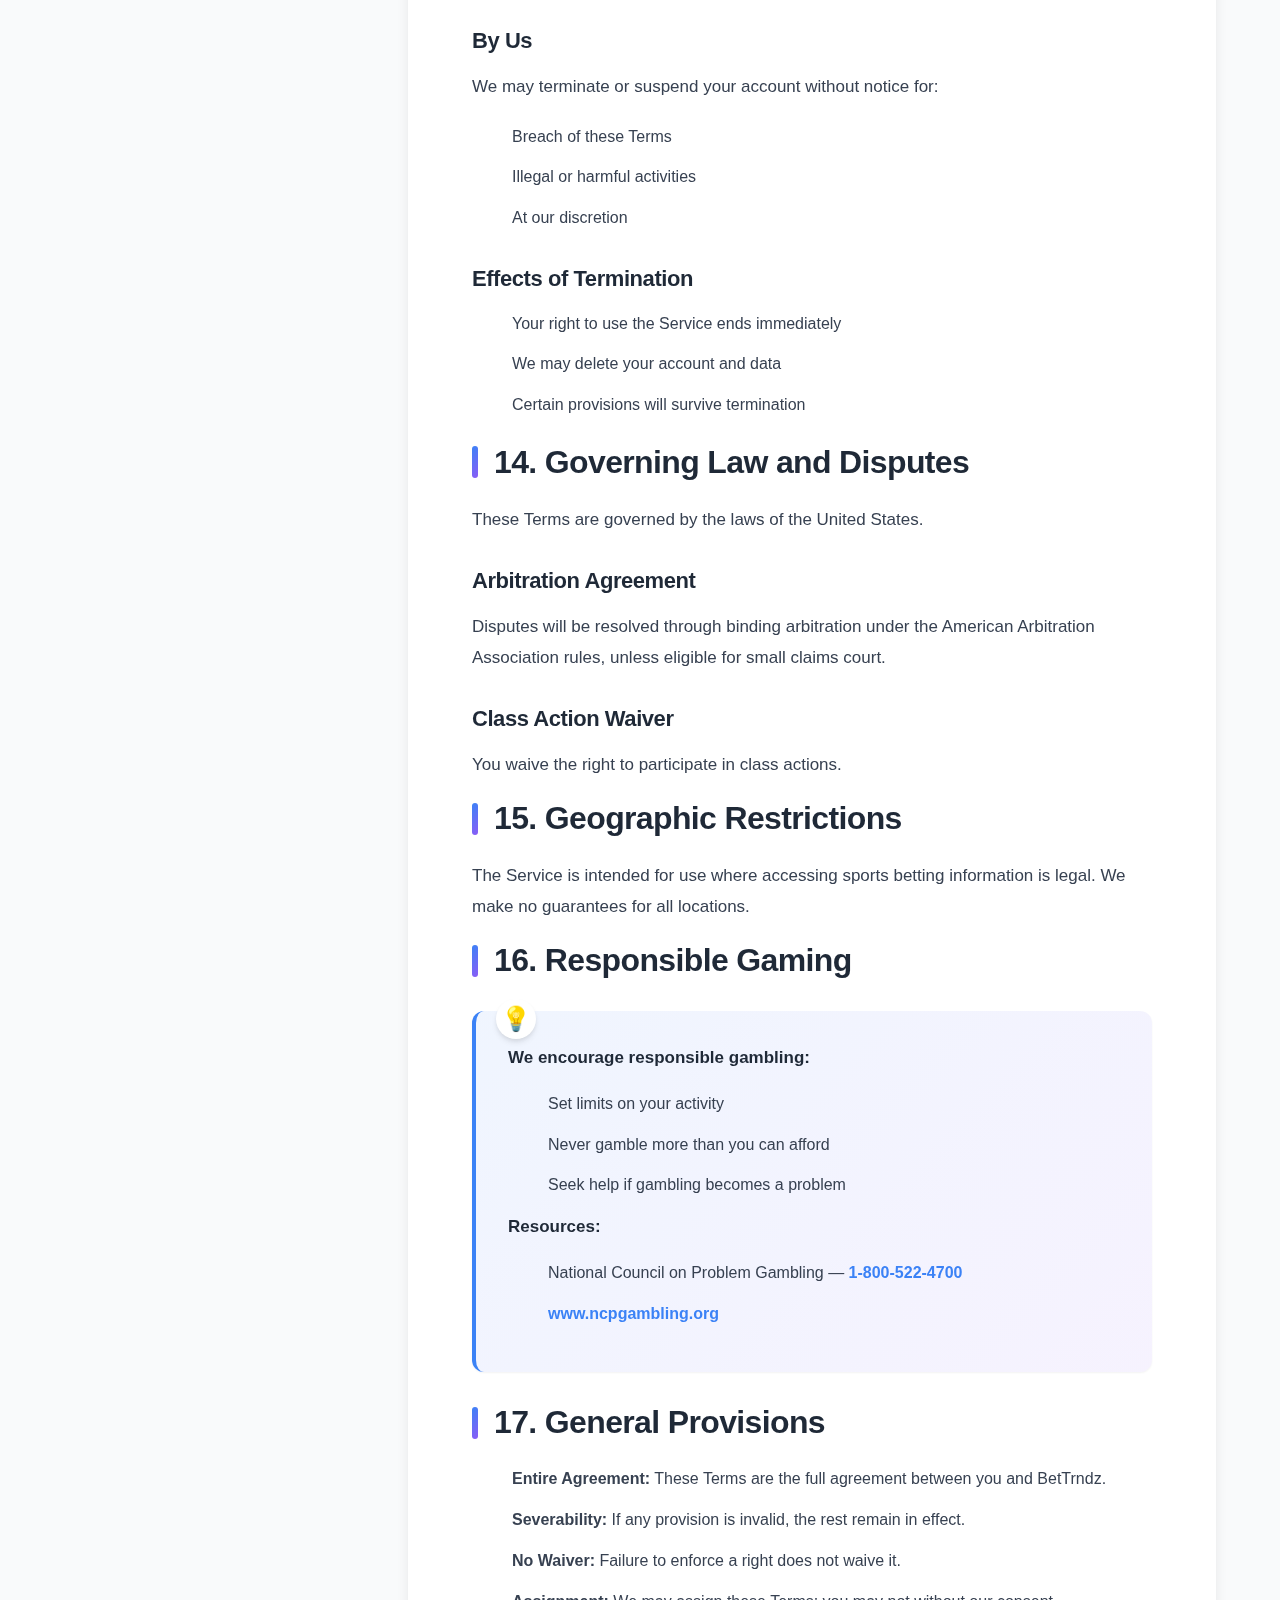
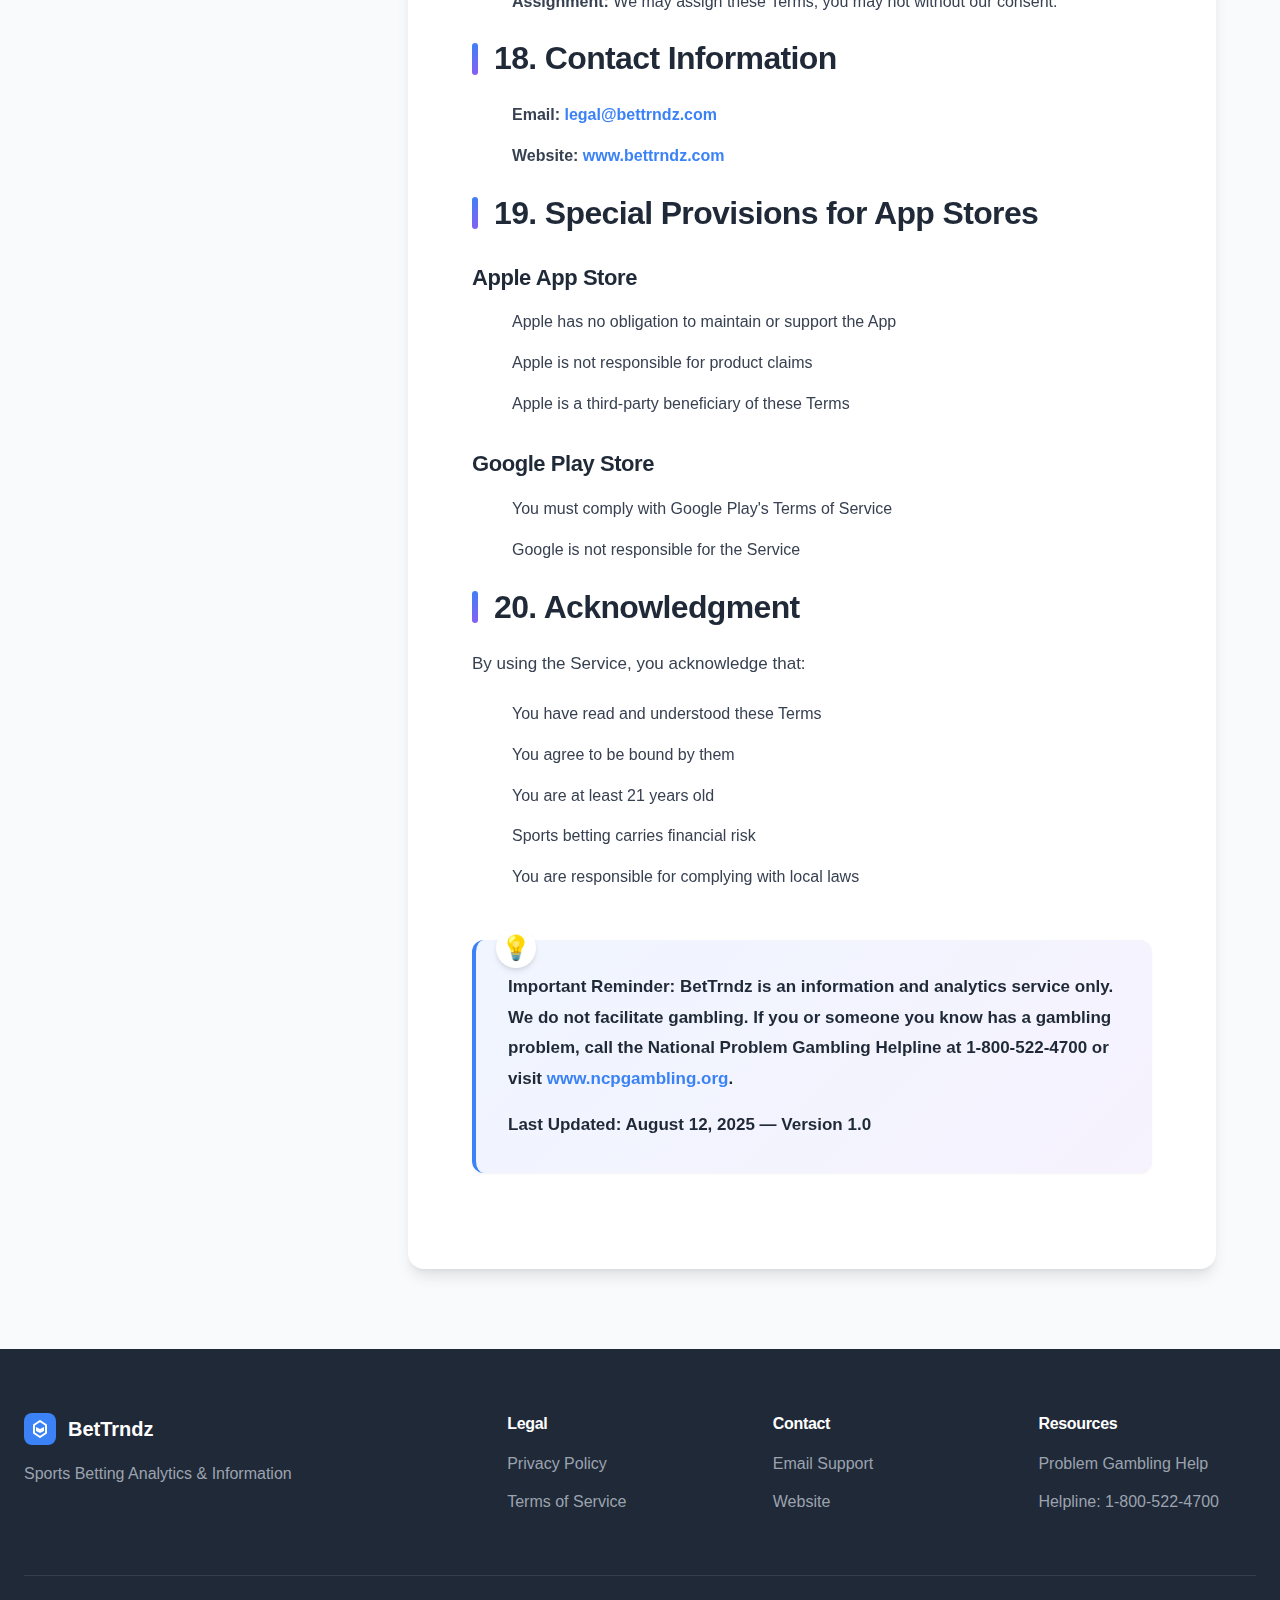
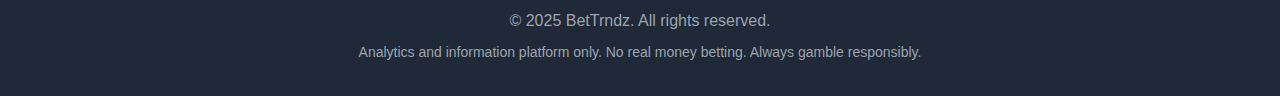
<file: bettrndz-terms.html>
<!DOCTYPE html>
<html lang="en">
<head>
    <meta charset="UTF-8">
    <meta name="viewport" content="width=device-width, initial-scale=1.0">
    <meta name="description" content="BetTrndz Terms of Service - Legal agreement for using our sports betting analytics platform.">
    <meta http-equiv="Content-Security-Policy" content="default-src 'self'; script-src 'self' 'unsafe-inline'; style-src 'self' 'unsafe-inline' https://fonts.googleapis.com; font-src 'self' https://fonts.gstatic.com; img-src 'self' data:; connect-src 'self'; frame-ancestors 'none'; base-uri 'self'; form-action 'self';">
    <title>Terms of Service - BetTrndz</title>

    <!-- Favicons -->
    <link rel="icon" type="image/png" sizes="32x32" href="/favicon.ico">
    <link rel="apple-touch-icon" sizes="180x180" href="/apple-touch-icon.png">
    <link rel="icon" type="image/png" sizes="192x192" href="/assets/images/android-chrome-192x192.png">
    <link rel="icon" type="image/png" sizes="512x512" href="/assets/images/android-chrome-512x512.png">
    <link rel="manifest" href="/site.webmanifest">
    <meta name="theme-color" content="#3B82F6">

    <!-- Fonts -->
    <link rel="preconnect" href="https://fonts.googleapis.com">
    <link rel="preconnect" href="https://fonts.gstatic.com" crossorigin>
    <link href="https://fonts.googleapis.com/css2?family=Inter:wght@400;500;600;700;800&display=swap" rel="stylesheet">

    <!-- Stylesheets -->
    <link rel="stylesheet" href="styles.css?v=20251010005307">
    <link rel="stylesheet" href="legal-pages.css">
</head>
<body>
    <!-- Progress Bar -->
    <div class="legal-progress" id="legalProgress"></div>

    <!-- Navigation -->
    <nav class="navbar">
        <div class="container">
            <div class="nav-content">
                <a href="index.html" class="logo">
                    <svg width="32" height="32" viewBox="0 0 32 32" fill="none" xmlns="http://www.w3.org/2000/svg">
                        <rect width="32" height="32" rx="8" fill="#3B82F6"/>
                        <path d="M16 8L22 12V20L16 24L10 20V12L16 8Z" stroke="white" stroke-width="2" stroke-linecap="round" stroke-linejoin="round"/>
                        <path d="M16 16L12 14V18L16 20L20 18V14L16 16Z" fill="white"/>
                    </svg>
                    <span class="logo-text">BetTrndz</span>
                </a>
            </div>
        </div>
    </nav>

    <!-- Hero Section -->
    <div class="legal-hero">
        <div class="container">
            <a href="http://www.bettrndz.com" class="back-link">
                <svg width="20" height="20" viewBox="0 0 20 20" fill="none" stroke="currentColor">
                    <path d="M12 16L6 10L12 4" stroke-width="2" stroke-linecap="round" stroke-linejoin="round"/>
                </svg>
                Back to BetTrndz
            </a>
            <div class="legal-hero-content">
                <div class="legal-hero-icon">
                    <svg viewBox="0 0 24 24" fill="none" stroke="currentColor" stroke-width="2">
                        <rect x="3" y="3" width="18" height="18" rx="2" stroke-linecap="round" stroke-linejoin="round"/>
                        <path d="M9 3v18M3 9h18M3 15h18M15 3v18" stroke-linecap="round" stroke-linejoin="round"/>
                    </svg>
                </div>
                <h1 class="legal-hero-title">Terms of Service</h1>
                <p class="legal-hero-date">Effective Date: August 12, 2025 | Last Updated: August 12, 2025</p>
            </div>
        </div>
    </div>

    <!-- Main Content -->
    <div class="legal-main">
        <div class="legal-layout">
            <!-- Table of Contents -->
            <aside class="legal-toc">
                <h2 class="legal-toc-title">Table of Contents</h2>
                <ul class="legal-toc-list">
                    <li><a href="#agreement">Agreement to Terms</a></li>
                    <li><a href="#service">Description of Service</a></li>
                    <li><a href="#eligibility">Eligibility Requirements</a></li>
                    <li><a href="#account">User Account</a></li>
                    <li><a href="#acceptable-use">Acceptable Use Policy</a></li>
                    <li><a href="#intellectual-property">Intellectual Property</a></li>
                    <li><a href="#third-party">Third-Party Services</a></li>
                    <li><a href="#disclaimers">Disclaimers</a></li>
                    <li><a href="#liability">Limitation of Liability</a></li>
                    <li><a href="#indemnification">Indemnification</a></li>
                    <li><a href="#privacy">Privacy and Data</a></li>
                    <li><a href="#modifications">Modifications</a></li>
                    <li><a href="#termination">Termination</a></li>
                    <li><a href="#governing-law">Governing Law</a></li>
                    <li><a href="#geographic">Geographic Restrictions</a></li>
                    <li><a href="#responsible-gaming">Responsible Gaming</a></li>
                    <li><a href="#general">General Provisions</a></li>
                    <li><a href="#contact">Contact Information</a></li>
                    <li><a href="#app-stores">App Store Provisions</a></li>
                    <li><a href="#acknowledgment">Acknowledgment</a></li>
                </ul>
            </aside>

            <!-- Content -->
            <main class="legal-content">
                <section id="agreement">
                    <h2>1. Agreement to Terms</h2>
                    <p>By downloading, installing, or using the BetTrndz mobile application ("App," "Service," "we," "us," or "our"), you agree to be bound by these Terms of Service ("Terms"). If you disagree with any part of these Terms, you do not have permission to access the Service.</p>
                </section>

                <section id="service">
                    <h2>2. Description of Service</h2>
                    <p>BetTrndz is a sports betting analytics and information platform that provides:</p>
                    <ul>
                        <li>Sports betting odds aggregation from multiple sportsbooks</li>
                        <li>Statistical analysis and trends</li>
                        <li>Player performance metrics</li>
                        <li>Betting line comparisons</li>
                    </ul>

                    <div class="highlight-box">
                        <p><strong>Important: BetTrndz does NOT:</strong></p>
                        <ul>
                            <li>Accept or process real money bets</li>
                            <li>Facilitate gambling transactions</li>
                            <li>Act as a bookmaker or sportsbook</li>
                            <li>Provide guaranteed betting advice</li>
                        </ul>
                    </div>
                </section>

                <section id="eligibility">
                    <h2>3. Eligibility Requirements</h2>
                    <p>To use this Service, you must:</p>
                    <ul>
                        <li>Be at least 21 years of age</li>
                        <li>Be located in a jurisdiction where viewing sports betting information is legal</li>
                        <li>Have the legal capacity to enter into this agreement</li>
                        <li>Not be prohibited from using the Service under applicable laws</li>
                    </ul>
                    <p>By using the Service, you represent and warrant that you meet all eligibility requirements.</p>
                </section>

                <section id="account">
                    <h2>4. User Account</h2>

                    <h3>Account Creation</h3>
                    <ul>
                        <li>Provide accurate and complete information</li>
                        <li>Maintain account security</li>
                        <li>Notify us immediately of unauthorized access</li>
                        <li>One account per person only</li>
                    </ul>

                    <h3>Account Responsibilities</h3>
                    <ul>
                        <li>You are responsible for all activities under your account</li>
                        <li>You may not share, sell, or transfer your account</li>
                        <li>You must keep your password confidential</li>
                        <li>We are not liable for any loss from unauthorized account use</li>
                    </ul>
                </section>

                <section id="acceptable-use">
                    <h2>5. Acceptable Use Policy</h2>

                    <h3>You MAY:</h3>
                    <ul>
                        <li>Use the Service for personal, non-commercial purposes</li>
                        <li>Access publicly available betting information</li>
                        <li>Share content with proper attribution</li>
                        <li>Provide feedback and suggestions</li>
                    </ul>

                    <h3>You MAY NOT:</h3>
                    <ul>
                        <li>Use the Service for illegal purposes</li>
                        <li>Scrape, harvest, or collect data using automated means</li>
                        <li>Reverse engineer or attempt to extract source code</li>
                        <li>Interfere with or disrupt the Service</li>
                        <li>Impersonate others or provide false information</li>
                        <li>Harass, abuse, or harm others</li>
                        <li>Violate applicable laws or regulations</li>
                        <li>Resell or commercially exploit the Service</li>
                        <li>Create multiple accounts</li>
                        <li>Use VPNs to bypass geographic restrictions</li>
                    </ul>
                </section>

                <section id="intellectual-property">
                    <h2>6. Intellectual Property Rights</h2>

                    <h3>Our Content</h3>
                    <p>All content in the App, including but not limited to:</p>
                    <ul>
                        <li>Text, graphics, logos, icons</li>
                        <li>Software, code, and functionality</li>
                        <li>Data compilations and analytics</li>
                        <li>User interface and experience designs</li>
                    </ul>
                    <p>is owned by BetTrndz or licensed to us and protected by intellectual property laws.</p>

                    <h3>Your License to Use</h3>
                    <p>We grant you a limited, non-exclusive, non-transferable, revocable license to use the App for personal use only.</p>

                    <h3>User Feedback</h3>
                    <p>Any feedback, suggestions, or ideas you provide become our property and may be used without compensation to you.</p>
                </section>

                <section id="third-party">
                    <h2>7. Third-Party Services and Content</h2>

                    <h3>Sports Data Providers</h3>
                    <p>We use third-party services including:</p>
                    <ul>
                        <li>The Odds API for betting odds</li>
                        <li>MySportsFeeds for sports statistics</li>
                    </ul>
                    <p>We are not responsible for the accuracy or availability of third-party content.</p>

                    <h3>External Links</h3>
                    <p>The App may contain links to third-party websites or services we do not control. We are not responsible for their content, privacy policies, or practices.</p>
                </section>

                <section id="disclaimers">
                    <h2>8. Disclaimers</h2>

                    <h3>No Gambling Services</h3>
                    <p>BetTrndz does not accept bets, process gambling transactions, or facilitate real money wagering.</p>

                    <h3>Information Purposes Only</h3>
                    <p>All information is for entertainment and informational purposes only. Accuracy, completeness, and timeliness are not guaranteed.</p>

                    <h3>No Financial Advice</h3>
                    <p>Nothing in the Service constitutes financial, investment, or gambling advice. Always do your own research and gamble responsibly.</p>

                    <h3>"As Is" Basis</h3>
                    <p>The Service is provided "as is" and "as available" without warranties of any kind, including but not limited to:</p>
                    <ul>
                        <li>Merchantability</li>
                        <li>Fitness for a particular purpose</li>
                        <li>Non-infringement</li>
                        <li>Accuracy or reliability</li>
                    </ul>
                </section>

                <section id="liability">
                    <h2>9. Limitation of Liability</h2>
                    <p>To the maximum extent permitted by law, we are NOT liable for:</p>
                    <ul>
                        <li>Any betting or gambling losses</li>
                        <li>Indirect, incidental, special, or consequential damages</li>
                        <li>Loss of profits, data, or goodwill</li>
                        <li>Service interruptions or data loss</li>
                        <li>Damages exceeding $100 USD</li>
                    </ul>
                </section>

                <section id="indemnification">
                    <h2>10. Indemnification</h2>
                    <p>You agree to defend, indemnify, and hold harmless BetTrndz, its officers, directors, employees, and agents from claims, damages, losses, liabilities, costs, or expenses arising from:</p>
                    <ul>
                        <li>Your use of the Service</li>
                        <li>Your violation of these Terms</li>
                        <li>Your violation of any third-party rights</li>
                        <li>Content you submit or share</li>
                    </ul>
                </section>

                <section id="privacy">
                    <h2>11. Privacy and Data Protection</h2>
                    <p>Your use of the Service is governed by our <a href="bettrndz-privacy.html">Privacy Policy</a>. By using the Service, you consent to our collection and use of personal information as outlined in that policy.</p>
                </section>

                <section id="modifications">
                    <h2>12. Modifications to Service and Terms</h2>

                    <h3>Service Changes</h3>
                    <p>We may:</p>
                    <ul>
                        <li>Modify or discontinue the Service at any time</li>
                        <li>Change features or functionality</li>
                        <li>Impose limits on certain features</li>
                    </ul>

                    <h3>Terms Updates</h3>
                    <p>We may revise these Terms at any time. If we make material changes:</p>
                    <ul>
                        <li>We will notify you via the App or push notification</li>
                        <li>Continued use after changes constitutes acceptance</li>
                    </ul>
                </section>

                <section id="termination">
                    <h2>13. Termination</h2>

                    <h3>By You</h3>
                    <p>You may stop using the Service at any time and delete your account.</p>

                    <h3>By Us</h3>
                    <p>We may terminate or suspend your account without notice for:</p>
                    <ul>
                        <li>Breach of these Terms</li>
                        <li>Illegal or harmful activities</li>
                        <li>At our discretion</li>
                    </ul>

                    <h3>Effects of Termination</h3>
                    <ul>
                        <li>Your right to use the Service ends immediately</li>
                        <li>We may delete your account and data</li>
                        <li>Certain provisions will survive termination</li>
                    </ul>
                </section>

                <section id="governing-law">
                    <h2>14. Governing Law and Disputes</h2>
                    <p>These Terms are governed by the laws of the United States.</p>

                    <h3>Arbitration Agreement</h3>
                    <p>Disputes will be resolved through binding arbitration under the American Arbitration Association rules, unless eligible for small claims court.</p>

                    <h3>Class Action Waiver</h3>
                    <p>You waive the right to participate in class actions.</p>
                </section>

                <section id="geographic">
                    <h2>15. Geographic Restrictions</h2>
                    <p>The Service is intended for use where accessing sports betting information is legal. We make no guarantees for all locations.</p>
                </section>

                <section id="responsible-gaming">
                    <h2>16. Responsible Gaming</h2>
                    <div class="highlight-box">
                        <p><strong>We encourage responsible gambling:</strong></p>
                        <ul>
                            <li>Set limits on your activity</li>
                            <li>Never gamble more than you can afford</li>
                            <li>Seek help if gambling becomes a problem</li>
                        </ul>
                        <p><strong>Resources:</strong></p>
                        <ul>
                            <li>National Council on Problem Gambling — <a href="tel:1-800-522-4700">1-800-522-4700</a></li>
                            <li><a href="http://www.ncpgambling.org" target="_blank" rel="noopener noreferrer">www.ncpgambling.org</a></li>
                        </ul>
                    </div>
                </section>

                <section id="general">
                    <h2>17. General Provisions</h2>
                    <ul>
                        <li><strong>Entire Agreement:</strong> These Terms are the full agreement between you and BetTrndz.</li>
                        <li><strong>Severability:</strong> If any provision is invalid, the rest remain in effect.</li>
                        <li><strong>No Waiver:</strong> Failure to enforce a right does not waive it.</li>
                        <li><strong>Assignment:</strong> We may assign these Terms; you may not without our consent.</li>
                    </ul>
                </section>

                <section id="contact">
                    <h2>18. Contact Information</h2>
                    <ul>
                        <li><strong>Email:</strong> <a href="mailto:legal@bettrndz.com">legal@bettrndz.com</a></li>
                        <li><strong>Website:</strong> <a href="http://www.bettrndz.com">www.bettrndz.com</a></li>
                    </ul>
                </section>

                <section id="app-stores">
                    <h2>19. Special Provisions for App Stores</h2>

                    <h3>Apple App Store</h3>
                    <ul>
                        <li>Apple has no obligation to maintain or support the App</li>
                        <li>Apple is not responsible for product claims</li>
                        <li>Apple is a third-party beneficiary of these Terms</li>
                    </ul>

                    <h3>Google Play Store</h3>
                    <ul>
                        <li>You must comply with Google Play's Terms of Service</li>
                        <li>Google is not responsible for the Service</li>
                    </ul>
                </section>

                <section id="acknowledgment">
                    <h2>20. Acknowledgment</h2>
                    <p>By using the Service, you acknowledge that:</p>
                    <ul>
                        <li>You have read and understood these Terms</li>
                        <li>You agree to be bound by them</li>
                        <li>You are at least 21 years old</li>
                        <li>Sports betting carries financial risk</li>
                        <li>You are responsible for complying with local laws</li>
                    </ul>
                </section>

                <div class="highlight-box" style="margin-top: 3rem;">
                    <p><strong>Important Reminder: BetTrndz is an information and analytics service only. We do not facilitate gambling. If you or someone you know has a gambling problem, call the National Problem Gambling Helpline at 1-800-522-4700 or visit <a href="http://www.ncpgambling.org" target="_blank" rel="noopener noreferrer">www.ncpgambling.org</a>.</strong></p>
                    <p style="margin-top: 1rem;"><strong>Last Updated:</strong> August 12, 2025 — Version 1.0</p>
                </div>
            </main>
        </div>
    </div>

    <!-- Footer -->
    <footer class="footer">
        <div class="container">
            <div class="footer-grid">
                <div class="footer-column">
                    <div class="footer-logo">
                        <svg width="32" height="32" viewBox="0 0 32 32" fill="none" xmlns="http://www.w3.org/2000/svg">
                            <rect width="32" height="32" rx="8" fill="#3B82F6"/>
                            <path d="M16 8L22 12V20L16 24L10 20V12L16 8Z" stroke="white" stroke-width="2" stroke-linecap="round" stroke-linejoin="round"/>
                            <path d="M16 16L12 14V18L16 20L20 18V14L16 16Z" fill="white"/>
                        </svg>
                        <span>BetTrndz</span>
                    </div>
                    <p class="footer-tagline">Sports Betting Analytics & Information</p>
                </div>

                <div class="footer-column">
                    <h4>Legal</h4>
                    <ul>
                        <li><a href="bettrndz-privacy.html">Privacy Policy</a></li>
                        <li><a href="bettrndz-terms.html">Terms of Service</a></li>
                    </ul>
                </div>

                <div class="footer-column">
                    <h4>Contact</h4>
                    <ul>
                        <li><a href="mailto:legal@bettrndz.com">Email Support</a></li>
                        <li><a href="http://www.bettrndz.com">Website</a></li>
                    </ul>
                </div>

                <div class="footer-column">
                    <h4>Resources</h4>
                    <ul>
                        <li><a href="http://www.ncpgambling.org" target="_blank" rel="noopener noreferrer">Problem Gambling Help</a></li>
                        <li><a href="tel:1-800-522-4700">Helpline: 1-800-522-4700</a></li>
                    </ul>
                </div>
            </div>

            <div class="footer-bottom">
                <p class="copyright">© 2025 BetTrndz. All rights reserved.</p>
                <p class="disclaimer">Analytics and information platform only. No real money betting. Always gamble responsibly.</p>
            </div>
        </div>
    </footer>

    <script>
        // Scroll progress bar
        window.addEventListener('scroll', () => {
            const winScroll = document.documentElement.scrollTop;
            const height = document.documentElement.scrollHeight - document.documentElement.clientHeight;
            const scrolled = (winScroll / height) * 100;
            document.getElementById('legalProgress').style.width = scrolled + '%';
        });

        // TOC active link highlighting
        const sections = document.querySelectorAll('.legal-content section');
        const navLinks = document.querySelectorAll('.legal-toc-list a');

        window.addEventListener('scroll', () => {
            let current = '';
            sections.forEach(section => {
                const sectionTop = section.offsetTop;
                const sectionHeight = section.clientHeight;
                if (pageYOffset >= (sectionTop - 150)) {
                    current = section.getAttribute('id');
                }
            });

            navLinks.forEach(link => {
                link.classList.remove('active');
                if (link.getAttribute('href') === '#' + current) {
                    link.classList.add('active');
                }
            });
        });
    </script>
</body>
</html>
</file>
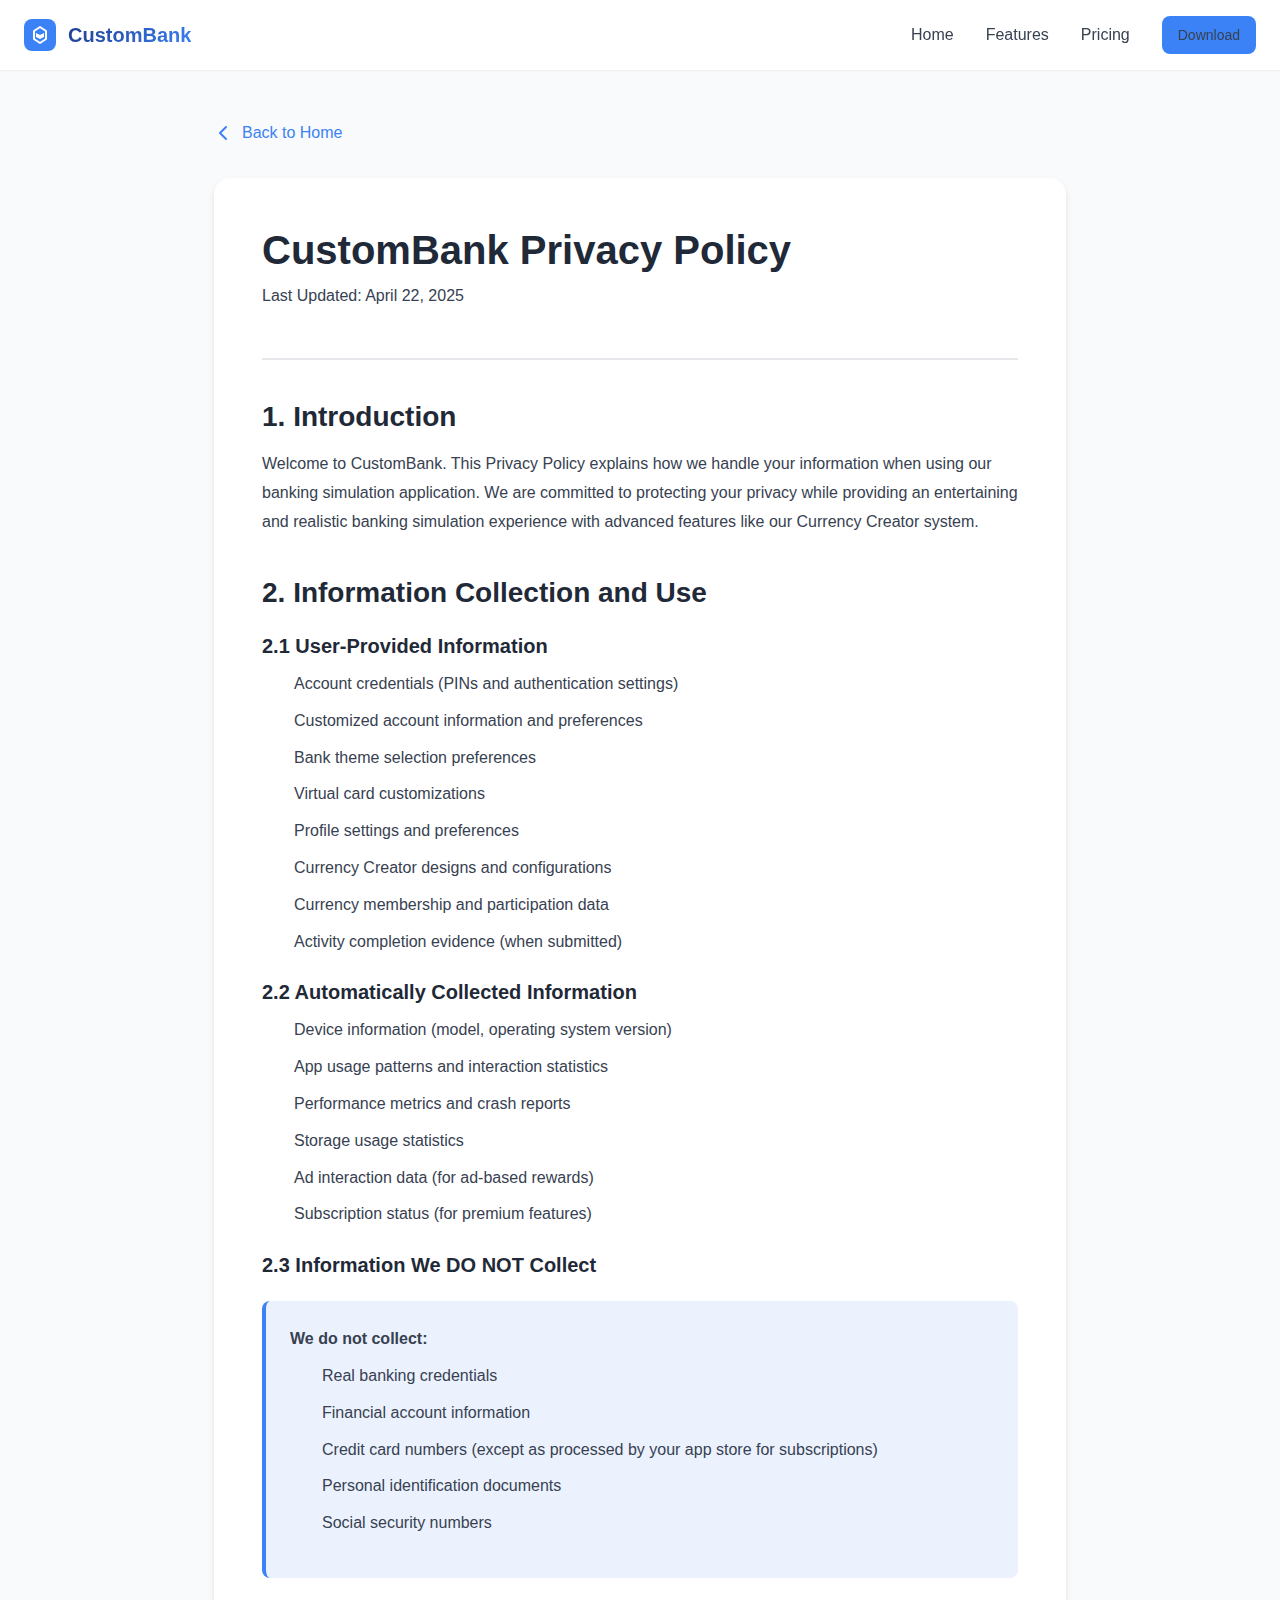
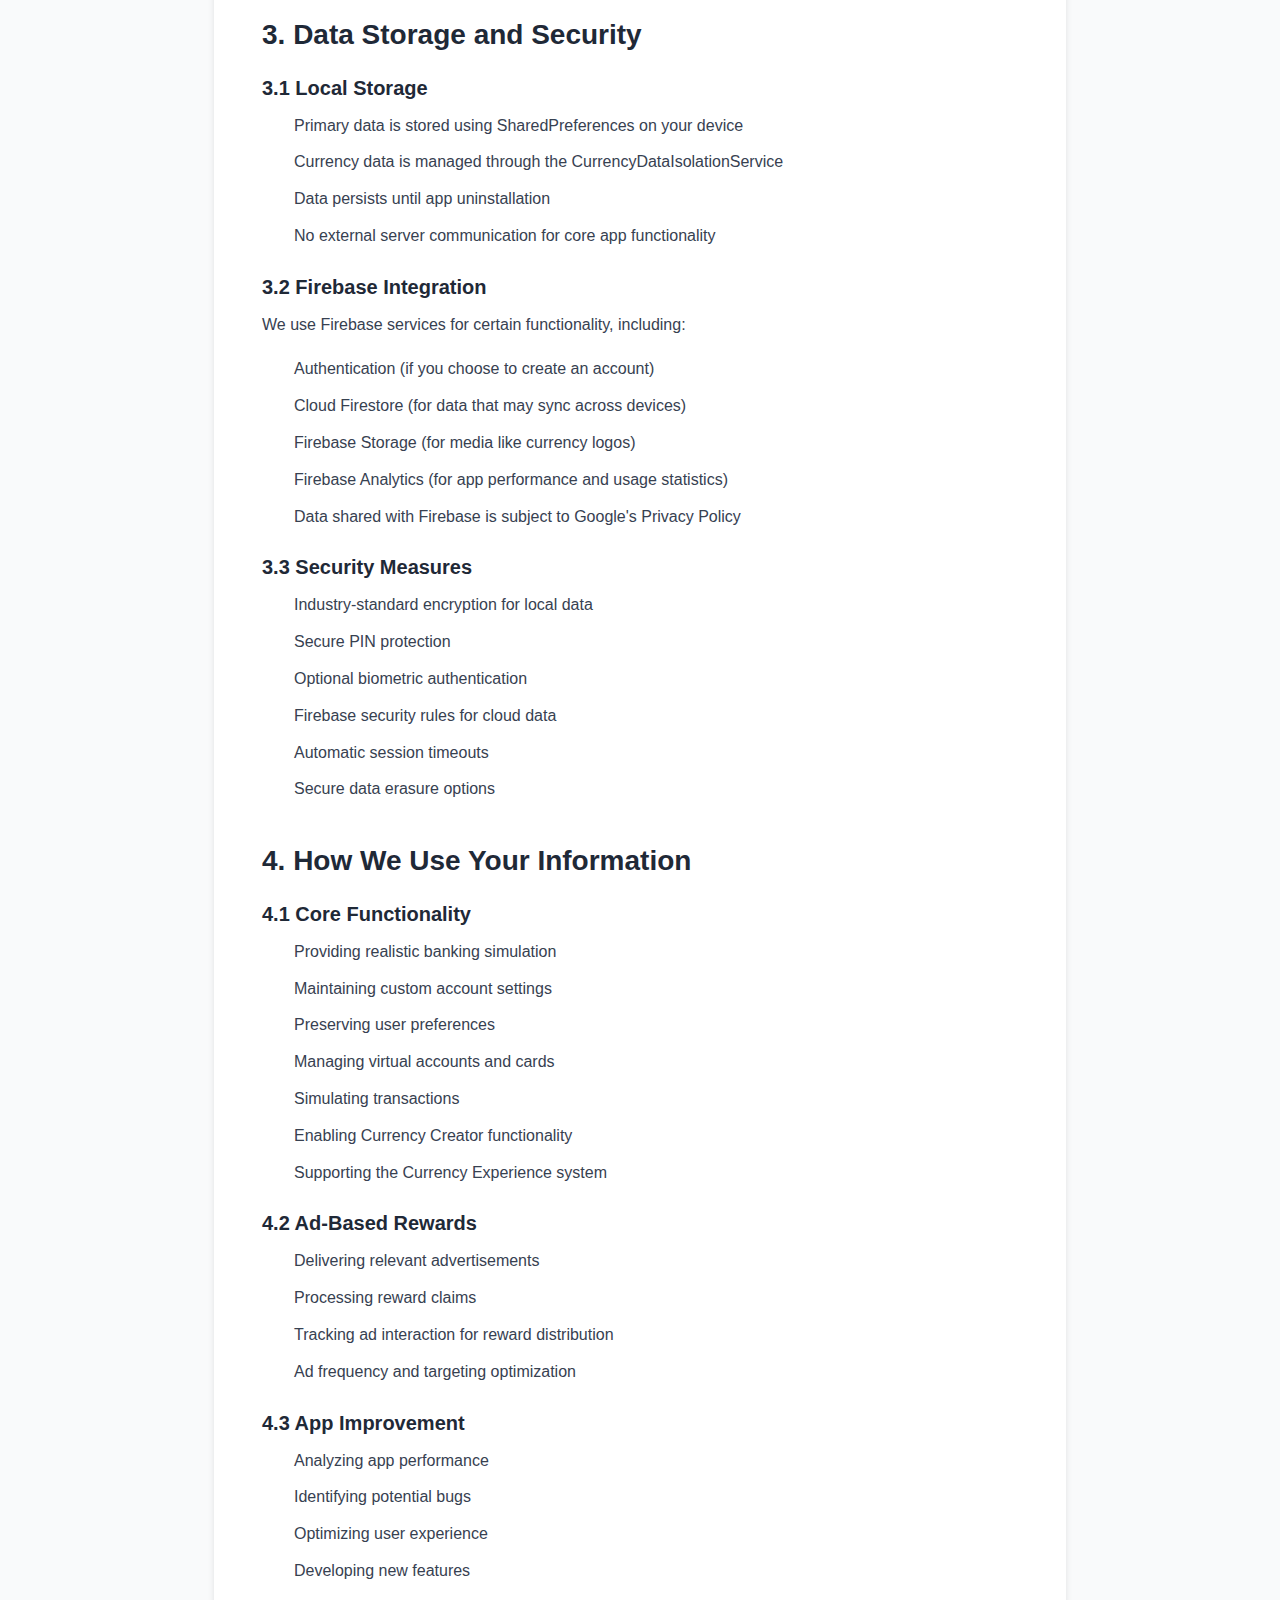
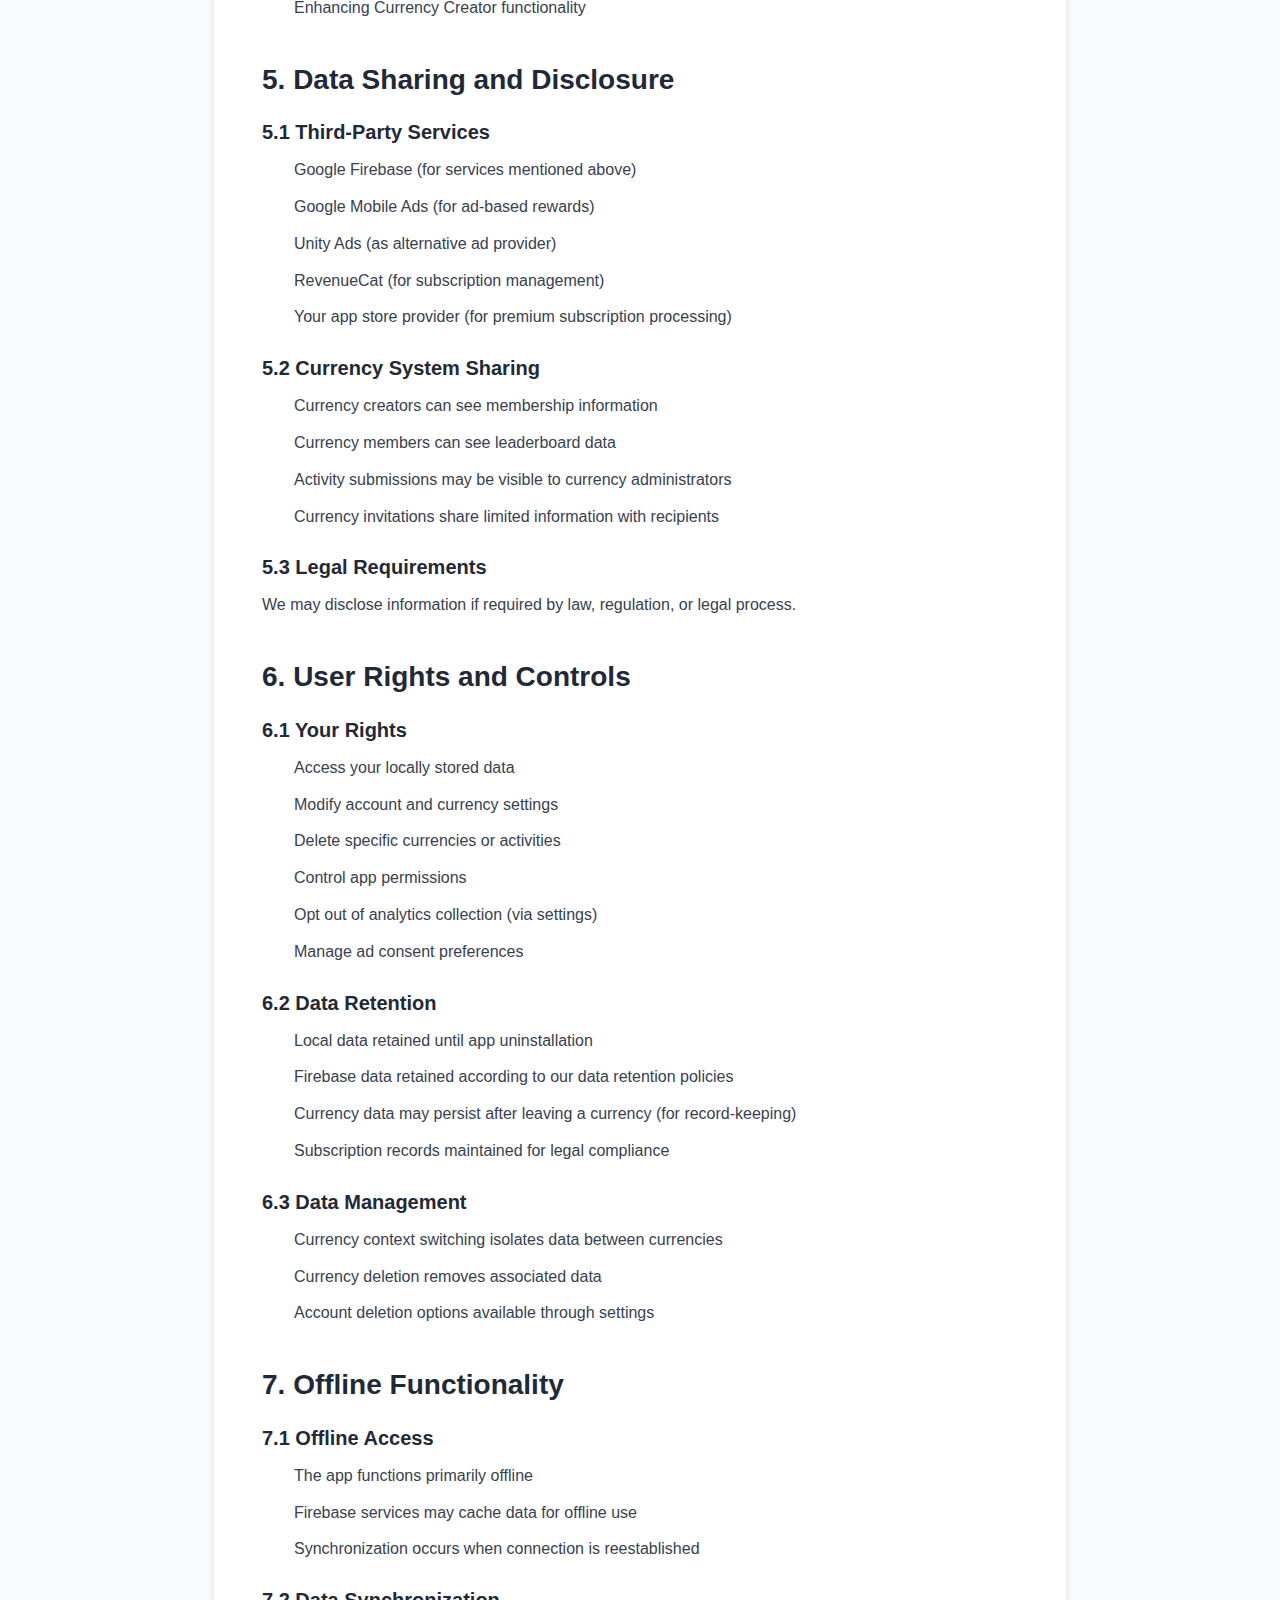
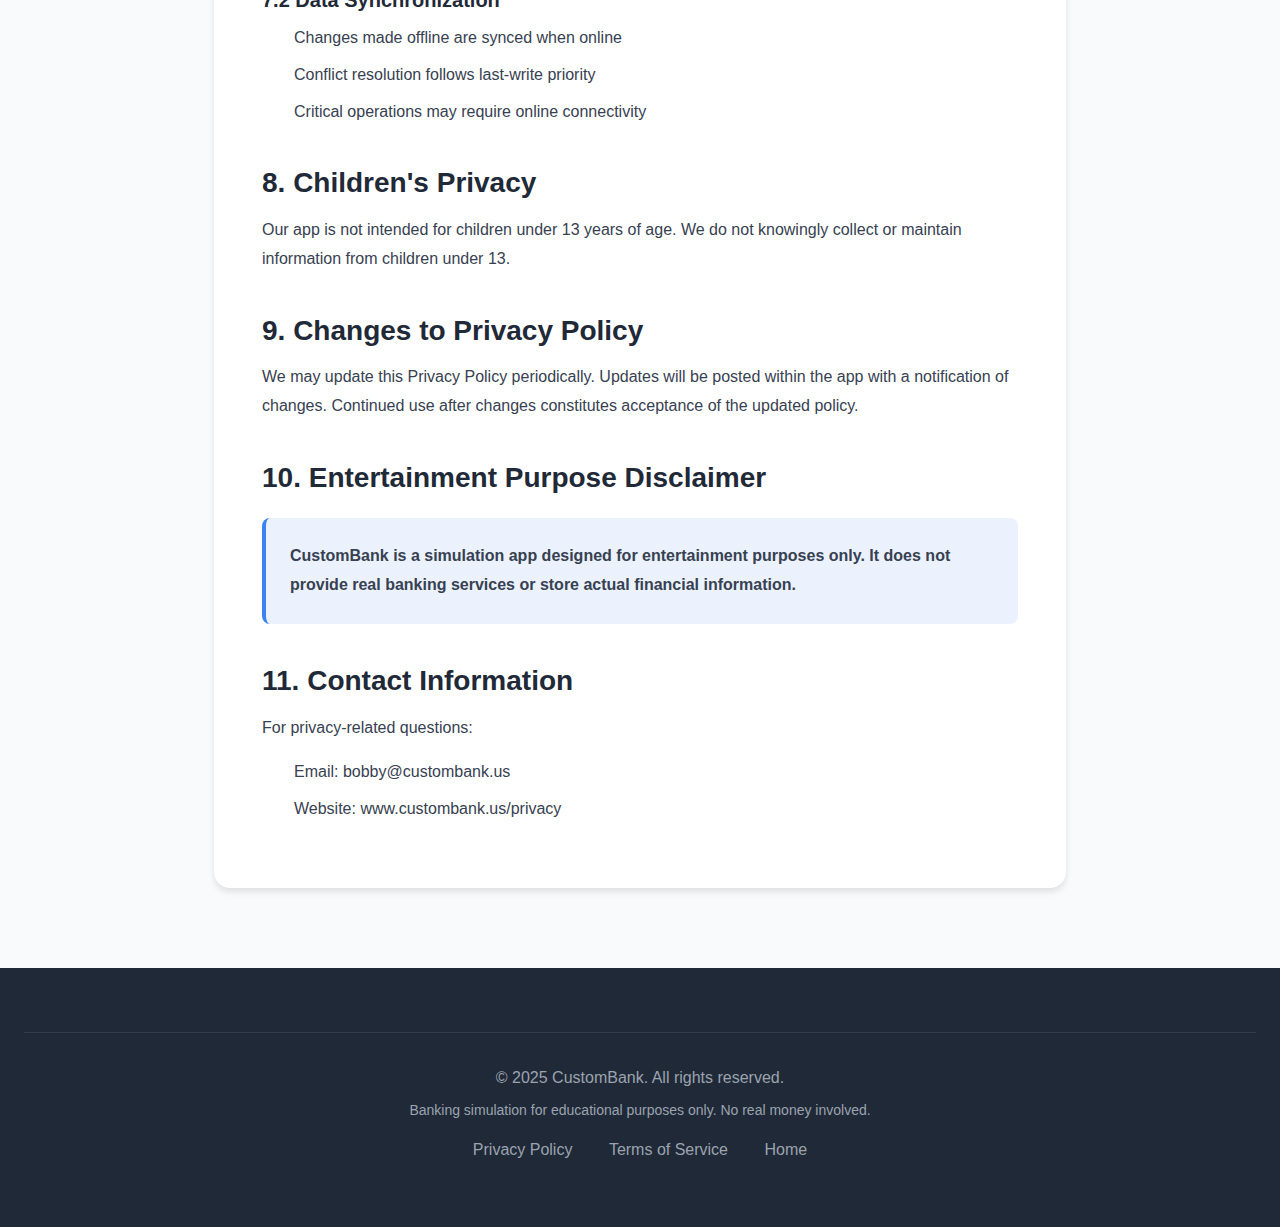
<file: privacy.html>
<!DOCTYPE html>
<html lang="en">
<head>
    <meta charset="UTF-8">
    <meta name="viewport" content="width=device-width, initial-scale=1.0">
    <meta name="description" content="CustomBank Privacy Policy - Learn how we protect your data in our banking simulation app.">
    <meta http-equiv="Content-Security-Policy" content="default-src 'self'; script-src 'self'; style-src 'self' 'unsafe-inline' https://fonts.googleapis.com; font-src 'self' https://fonts.gstatic.com; img-src 'self' data:; connect-src 'self'; frame-ancestors 'none'; base-uri 'self'; form-action 'self';">
    <title>Privacy Policy - CustomBank</title>

    <!-- Favicons -->
    <link rel="icon" type="image/png" sizes="32x32" href="/favicon.ico">
    <link rel="apple-touch-icon" sizes="180x180" href="/apple-touch-icon.png">
    <link rel="icon" type="image/png" sizes="192x192" href="/assets/images/android-chrome-192x192.png">
    <link rel="icon" type="image/png" sizes="512x512" href="/assets/images/android-chrome-512x512.png">
    <link rel="manifest" href="/site.webmanifest">
    <meta name="theme-color" content="#3B82F6">

    <link rel="preconnect" href="https://fonts.googleapis.com">
    <link rel="preconnect" href="https://fonts.gstatic.com" crossorigin>
    <link href="https://fonts.googleapis.com/css2?family=Inter:wght@400;500;600;700;800&display=swap" rel="stylesheet">

    <link rel="stylesheet" href="css/main.css">

    <style>
        .legal-page {
            padding: 120px 0 80px;
            background: var(--light);
            min-height: 100vh;
        }

        .legal-container {
            max-width: 900px;
            margin: 0 auto;
            padding: 0 var(--container-padding);
        }

        .legal-content {
            background: var(--white);
            padding: 3rem;
            border-radius: 1rem;
            box-shadow: var(--shadow-md);
        }

        .legal-header {
            margin-bottom: 2rem;
            padding-bottom: 2rem;
            border-bottom: 2px solid var(--gray-200);
        }

        .legal-title {
            font-size: 2.5rem;
            color: var(--dark);
            margin-bottom: 0.5rem;
        }

        .legal-date {
            color: var(--gray-600);
            font-size: 1rem;
        }

        .legal-content h2 {
            font-size: 1.75rem;
            color: var(--dark);
            margin-top: 2.5rem;
            margin-bottom: 1rem;
        }

        .legal-content h3 {
            font-size: 1.25rem;
            color: var(--gray-800);
            margin-top: 1.5rem;
            margin-bottom: 0.75rem;
        }

        .legal-content p {
            color: var(--gray-700);
            line-height: 1.8;
            margin-bottom: 1rem;
        }

        .legal-content ul, .legal-content ol {
            color: var(--gray-700);
            line-height: 1.8;
            margin-bottom: 1rem;
            padding-left: 2rem;
        }

        .legal-content li {
            margin-bottom: 0.5rem;
        }

        .back-link {
            display: inline-flex;
            align-items: center;
            gap: 0.5rem;
            color: var(--accent);
            text-decoration: none;
            font-weight: 500;
            margin-bottom: 2rem;
            transition: color var(--transition-base);
        }

        .back-link:hover {
            color: var(--primary);
        }

        .highlight-box {
            background: rgba(59, 130, 246, 0.1);
            border-left: 4px solid var(--accent);
            padding: 1.5rem;
            margin: 1.5rem 0;
            border-radius: 0.5rem;
        }

        .highlight-box p {
            margin-bottom: 0;
        }

        @media (max-width: 768px) {
            .legal-content {
                padding: 1.5rem;
            }

            .legal-title {
                font-size: 2rem;
            }

            .legal-content h2 {
                font-size: 1.5rem;
            }
        }
    </style>
</head>
<body>
    <!-- Navigation -->
    <nav class="navbar">
        <div class="container">
            <div class="nav-content">
                <a href="index.html" class="logo">
                    <svg width="32" height="32" viewBox="0 0 32 32" fill="none" xmlns="http://www.w3.org/2000/svg">
                        <rect width="32" height="32" rx="8" fill="#3B82F6"/>
                        <path d="M16 8L22 12V20L16 24L10 20V12L16 8Z" stroke="white" stroke-width="2" stroke-linecap="round" stroke-linejoin="round"/>
                        <path d="M16 16L12 14V18L16 20L20 18V14L16 16Z" fill="white"/>
                    </svg>
                    <span class="logo-text">CustomBank</span>
                </a>
                <div class="nav-links">
                    <a href="index.html">Home</a>
                    <a href="index.html#features">Features</a>
                    <a href="index.html#pricing">Pricing</a>
                    <a href="index.html#download" class="btn-primary-small">Download</a>
                </div>
            </div>
        </div>
    </nav>

    <div class="legal-page">
        <div class="legal-container">
            <a href="index.html" class="back-link">
                <svg width="20" height="20" viewBox="0 0 20 20" fill="none" stroke="currentColor">
                    <path d="M12 16L6 10L12 4" stroke-width="2" stroke-linecap="round" stroke-linejoin="round"/>
                </svg>
                Back to Home
            </a>

            <div class="legal-content">
                <div class="legal-header">
                    <h1 class="legal-title">CustomBank Privacy Policy</h1>
                    <p class="legal-date">Last Updated: April 22, 2025</p>
                </div>

                <h2>1. Introduction</h2>
                <p>Welcome to CustomBank. This Privacy Policy explains how we handle your information when using our banking simulation application. We are committed to protecting your privacy while providing an entertaining and realistic banking simulation experience with advanced features like our Currency Creator system.</p>

                <h2>2. Information Collection and Use</h2>

                <h3>2.1 User-Provided Information</h3>
                <ul>
                    <li>Account credentials (PINs and authentication settings)</li>
                    <li>Customized account information and preferences</li>
                    <li>Bank theme selection preferences</li>
                    <li>Virtual card customizations</li>
                    <li>Profile settings and preferences</li>
                    <li>Currency Creator designs and configurations</li>
                    <li>Currency membership and participation data</li>
                    <li>Activity completion evidence (when submitted)</li>
                </ul>

                <h3>2.2 Automatically Collected Information</h3>
                <ul>
                    <li>Device information (model, operating system version)</li>
                    <li>App usage patterns and interaction statistics</li>
                    <li>Performance metrics and crash reports</li>
                    <li>Storage usage statistics</li>
                    <li>Ad interaction data (for ad-based rewards)</li>
                    <li>Subscription status (for premium features)</li>
                </ul>

                <h3>2.3 Information We DO NOT Collect</h3>
                <div class="highlight-box">
                    <p><strong>We do not collect:</strong></p>
                    <ul style="margin-top: 0.5rem;">
                        <li>Real banking credentials</li>
                        <li>Financial account information</li>
                        <li>Credit card numbers (except as processed by your app store for subscriptions)</li>
                        <li>Personal identification documents</li>
                        <li>Social security numbers</li>
                    </ul>
                </div>

                <h2>3. Data Storage and Security</h2>

                <h3>3.1 Local Storage</h3>
                <ul>
                    <li>Primary data is stored using SharedPreferences on your device</li>
                    <li>Currency data is managed through the CurrencyDataIsolationService</li>
                    <li>Data persists until app uninstallation</li>
                    <li>No external server communication for core app functionality</li>
                </ul>

                <h3>3.2 Firebase Integration</h3>
                <p>We use Firebase services for certain functionality, including:</p>
                <ul>
                    <li>Authentication (if you choose to create an account)</li>
                    <li>Cloud Firestore (for data that may sync across devices)</li>
                    <li>Firebase Storage (for media like currency logos)</li>
                    <li>Firebase Analytics (for app performance and usage statistics)</li>
                    <li>Data shared with Firebase is subject to Google's Privacy Policy</li>
                </ul>

                <h3>3.3 Security Measures</h3>
                <ul>
                    <li>Industry-standard encryption for local data</li>
                    <li>Secure PIN protection</li>
                    <li>Optional biometric authentication</li>
                    <li>Firebase security rules for cloud data</li>
                    <li>Automatic session timeouts</li>
                    <li>Secure data erasure options</li>
                </ul>

                <h2>4. How We Use Your Information</h2>

                <h3>4.1 Core Functionality</h3>
                <ul>
                    <li>Providing realistic banking simulation</li>
                    <li>Maintaining custom account settings</li>
                    <li>Preserving user preferences</li>
                    <li>Managing virtual accounts and cards</li>
                    <li>Simulating transactions</li>
                    <li>Enabling Currency Creator functionality</li>
                    <li>Supporting the Currency Experience system</li>
                </ul>

                <h3>4.2 Ad-Based Rewards</h3>
                <ul>
                    <li>Delivering relevant advertisements</li>
                    <li>Processing reward claims</li>
                    <li>Tracking ad interaction for reward distribution</li>
                    <li>Ad frequency and targeting optimization</li>
                </ul>

                <h3>4.3 App Improvement</h3>
                <ul>
                    <li>Analyzing app performance</li>
                    <li>Identifying potential bugs</li>
                    <li>Optimizing user experience</li>
                    <li>Developing new features</li>
                    <li>Enhancing Currency Creator functionality</li>
                </ul>

                <h2>5. Data Sharing and Disclosure</h2>

                <h3>5.1 Third-Party Services</h3>
                <ul>
                    <li>Google Firebase (for services mentioned above)</li>
                    <li>Google Mobile Ads (for ad-based rewards)</li>
                    <li>Unity Ads (as alternative ad provider)</li>
                    <li>RevenueCat (for subscription management)</li>
                    <li>Your app store provider (for premium subscription processing)</li>
                </ul>

                <h3>5.2 Currency System Sharing</h3>
                <ul>
                    <li>Currency creators can see membership information</li>
                    <li>Currency members can see leaderboard data</li>
                    <li>Activity submissions may be visible to currency administrators</li>
                    <li>Currency invitations share limited information with recipients</li>
                </ul>

                <h3>5.3 Legal Requirements</h3>
                <p>We may disclose information if required by law, regulation, or legal process.</p>

                <h2>6. User Rights and Controls</h2>

                <h3>6.1 Your Rights</h3>
                <ul>
                    <li>Access your locally stored data</li>
                    <li>Modify account and currency settings</li>
                    <li>Delete specific currencies or activities</li>
                    <li>Control app permissions</li>
                    <li>Opt out of analytics collection (via settings)</li>
                    <li>Manage ad consent preferences</li>
                </ul>

                <h3>6.2 Data Retention</h3>
                <ul>
                    <li>Local data retained until app uninstallation</li>
                    <li>Firebase data retained according to our data retention policies</li>
                    <li>Currency data may persist after leaving a currency (for record-keeping)</li>
                    <li>Subscription records maintained for legal compliance</li>
                </ul>

                <h3>6.3 Data Management</h3>
                <ul>
                    <li>Currency context switching isolates data between currencies</li>
                    <li>Currency deletion removes associated data</li>
                    <li>Account deletion options available through settings</li>
                </ul>

                <h2>7. Offline Functionality</h2>

                <h3>7.1 Offline Access</h3>
                <ul>
                    <li>The app functions primarily offline</li>
                    <li>Firebase services may cache data for offline use</li>
                    <li>Synchronization occurs when connection is reestablished</li>
                </ul>

                <h3>7.2 Data Synchronization</h3>
                <ul>
                    <li>Changes made offline are synced when online</li>
                    <li>Conflict resolution follows last-write priority</li>
                    <li>Critical operations may require online connectivity</li>
                </ul>

                <h2>8. Children's Privacy</h2>
                <p>Our app is not intended for children under 13 years of age. We do not knowingly collect or maintain information from children under 13.</p>

                <h2>9. Changes to Privacy Policy</h2>
                <p>We may update this Privacy Policy periodically. Updates will be posted within the app with a notification of changes. Continued use after changes constitutes acceptance of the updated policy.</p>

                <h2>10. Entertainment Purpose Disclaimer</h2>
                <div class="highlight-box">
                    <p><strong>CustomBank is a simulation app designed for entertainment purposes only. It does not provide real banking services or store actual financial information.</strong></p>
                </div>

                <h2>11. Contact Information</h2>
                <p>For privacy-related questions:</p>
                <ul>
                    <li>Email: <a href="mailto:bobby@custombank.us">bobby@custombank.us</a></li>
                    <li>Website: <a href="https://www.custombank.us/privacy">www.custombank.us/privacy</a></li>
                </ul>
            </div>
        </div>
    </div>

    <!-- Footer -->
    <footer class="footer">
        <div class="container">
            <div class="footer-bottom" style="text-align: center; padding: 2rem 0;">
                <p class="copyright">© 2025 CustomBank. All rights reserved.</p>
                <p class="disclaimer">Banking simulation for educational purposes only. No real money involved.</p>
                <div style="margin-top: 1rem;">
                    <a href="privacy.html" style="color: var(--gray-400); margin: 0 1rem;">Privacy Policy</a>
                    <a href="terms.html" style="color: var(--gray-400); margin: 0 1rem;">Terms of Service</a>
                    <a href="index.html" style="color: var(--gray-400); margin: 0 1rem;">Home</a>
                </div>
            </div>
        </div>
    </footer>
</body>
</html>
</file>
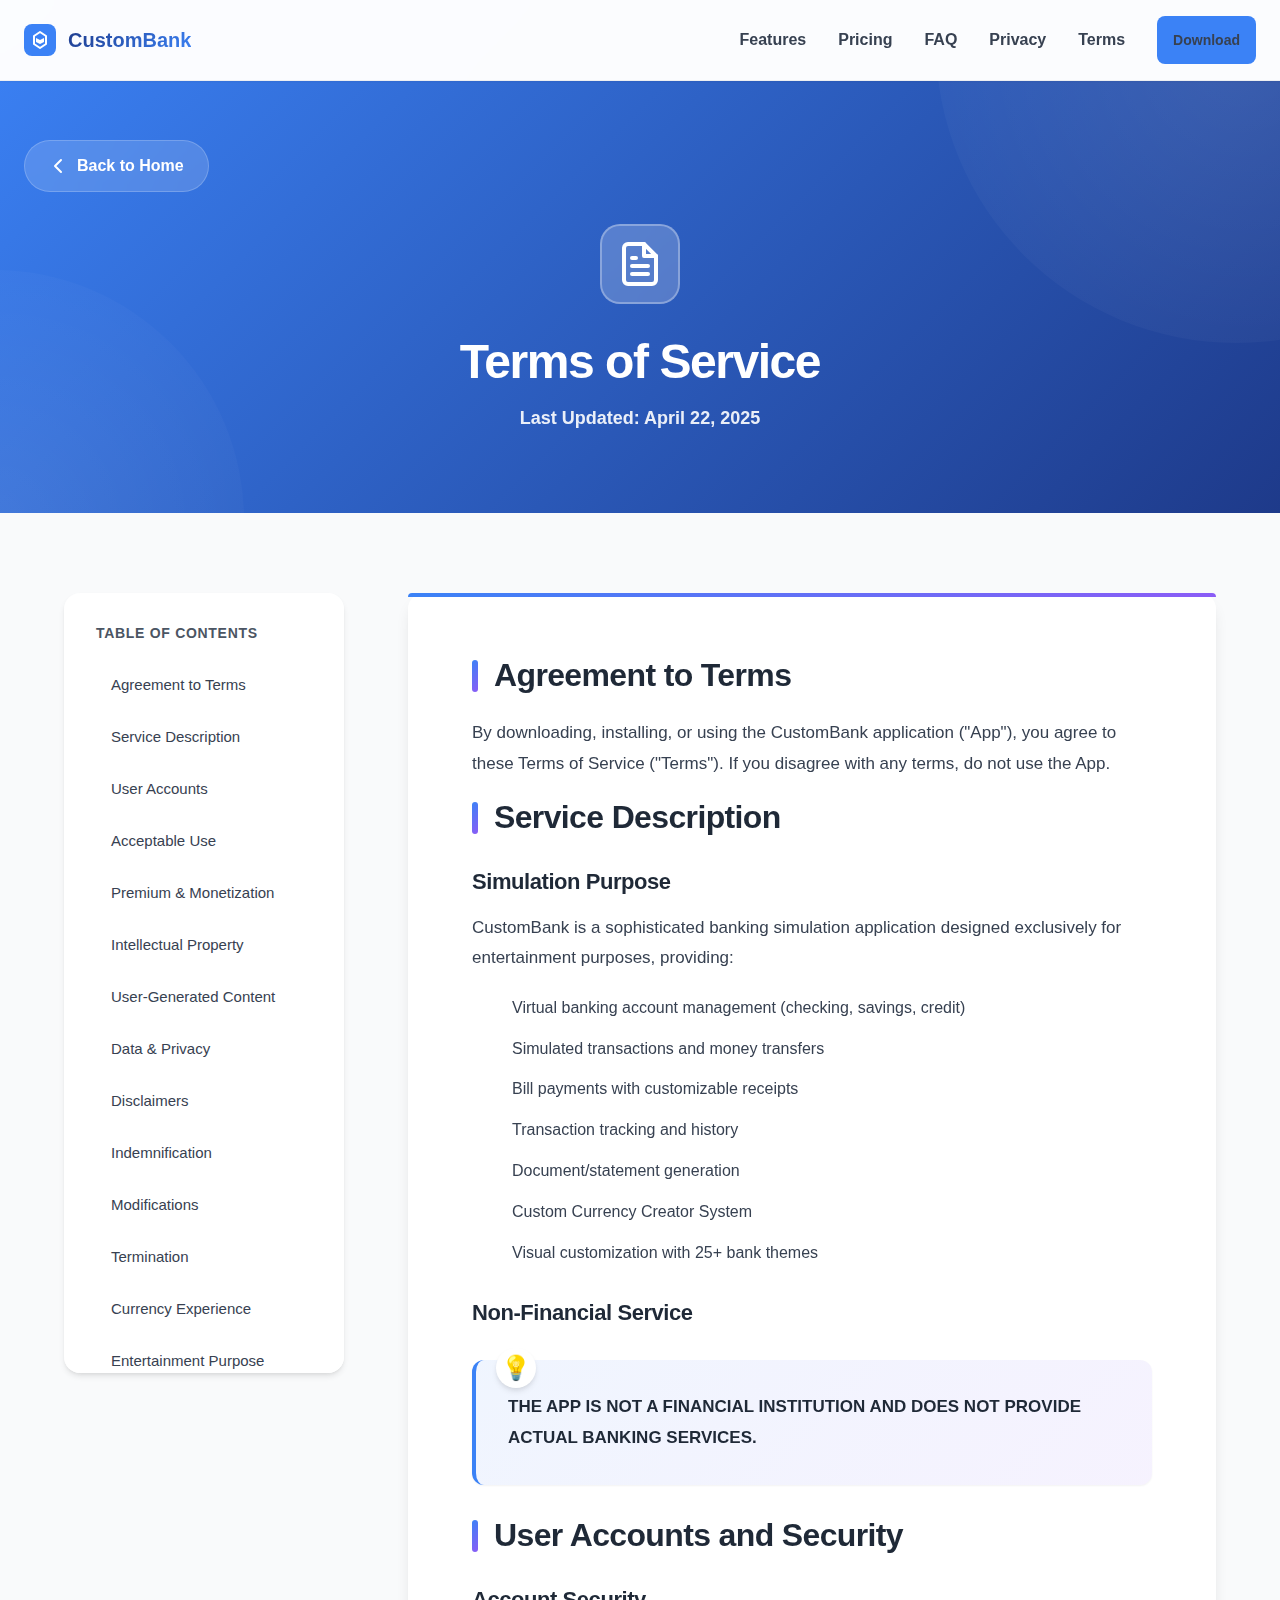
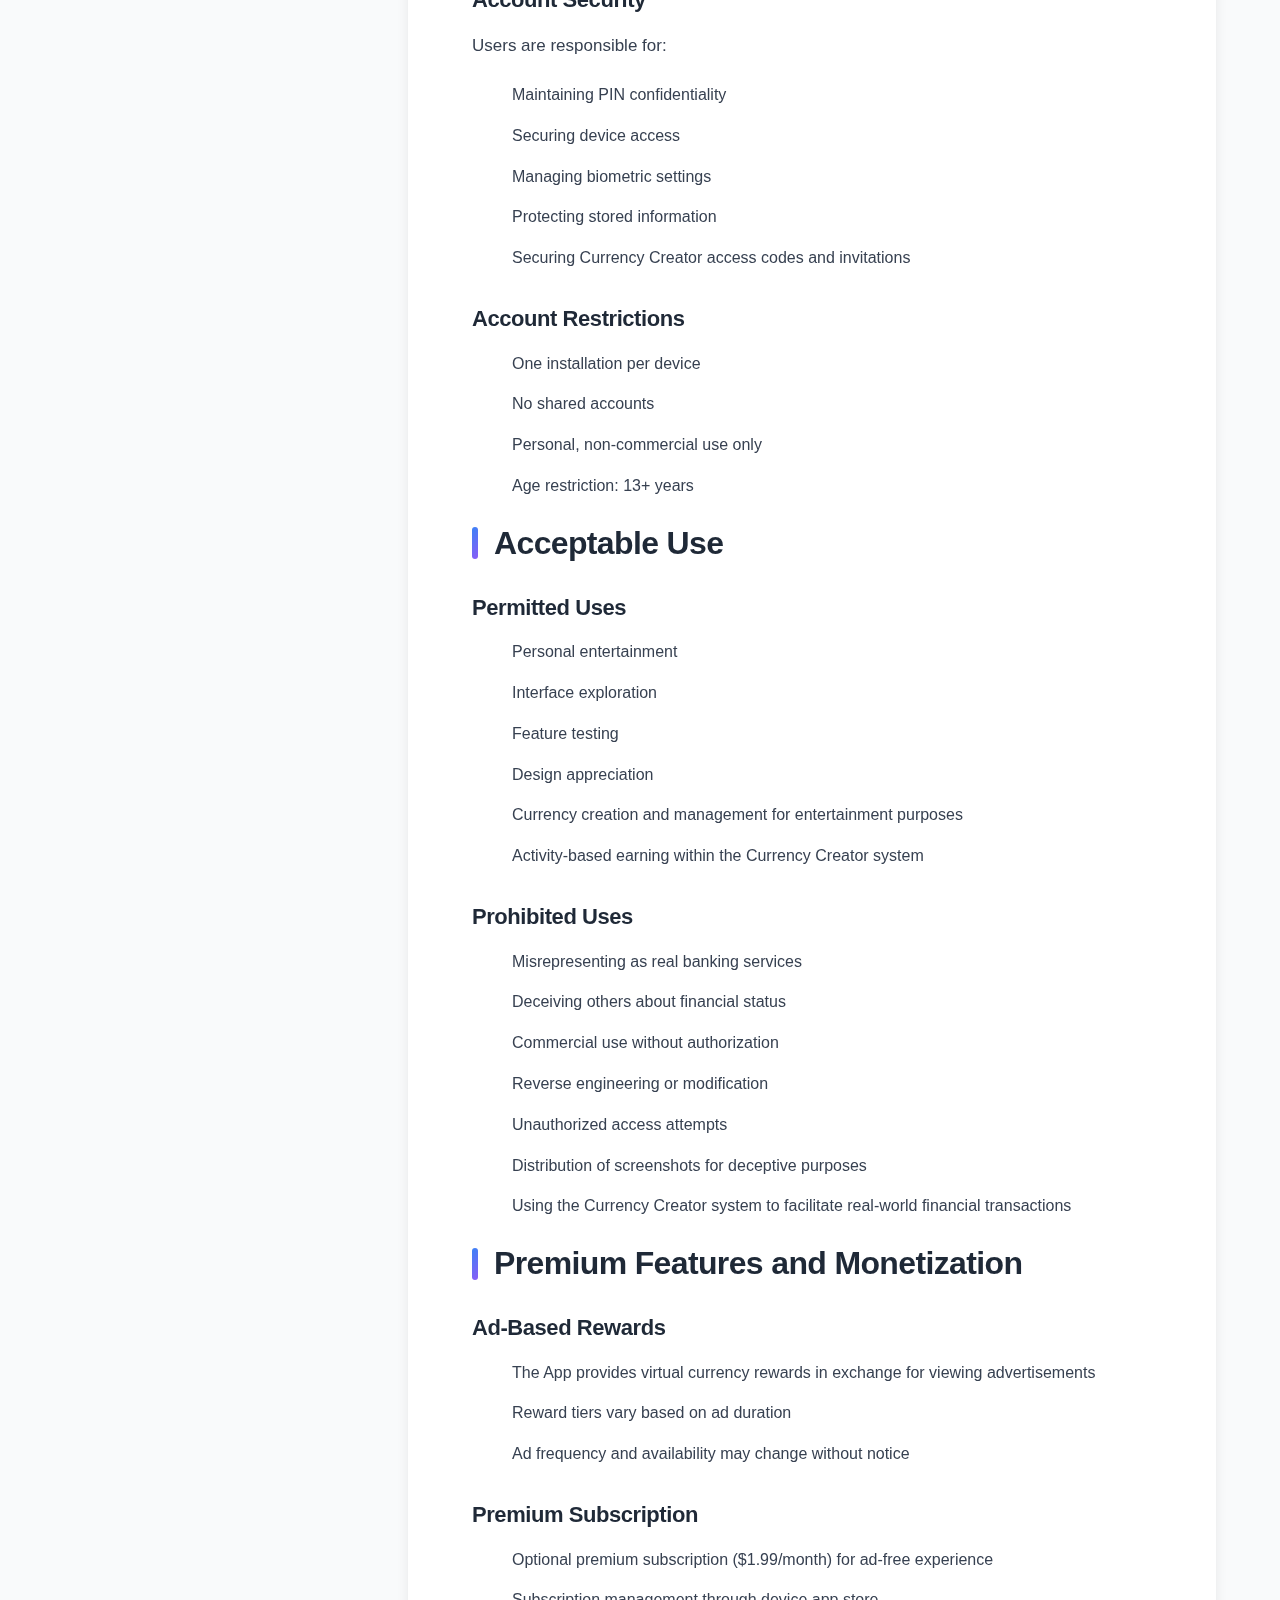
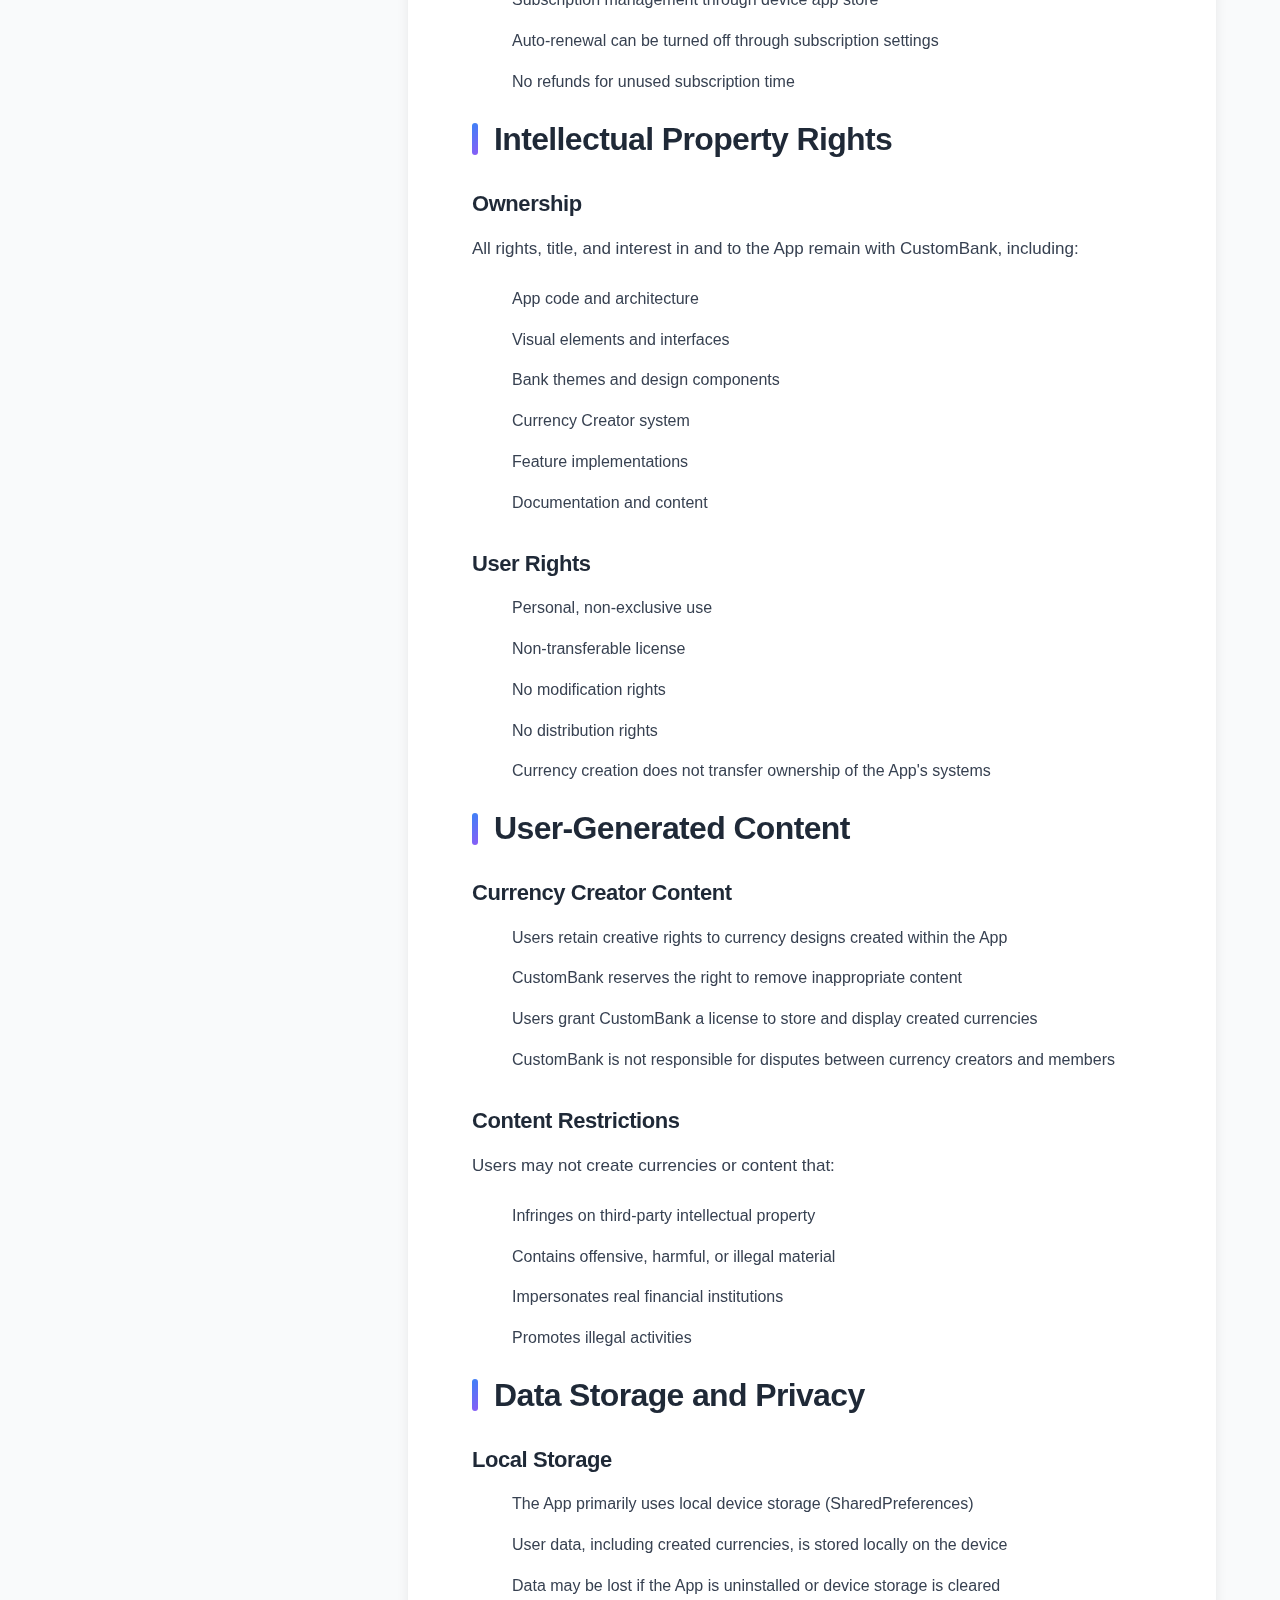
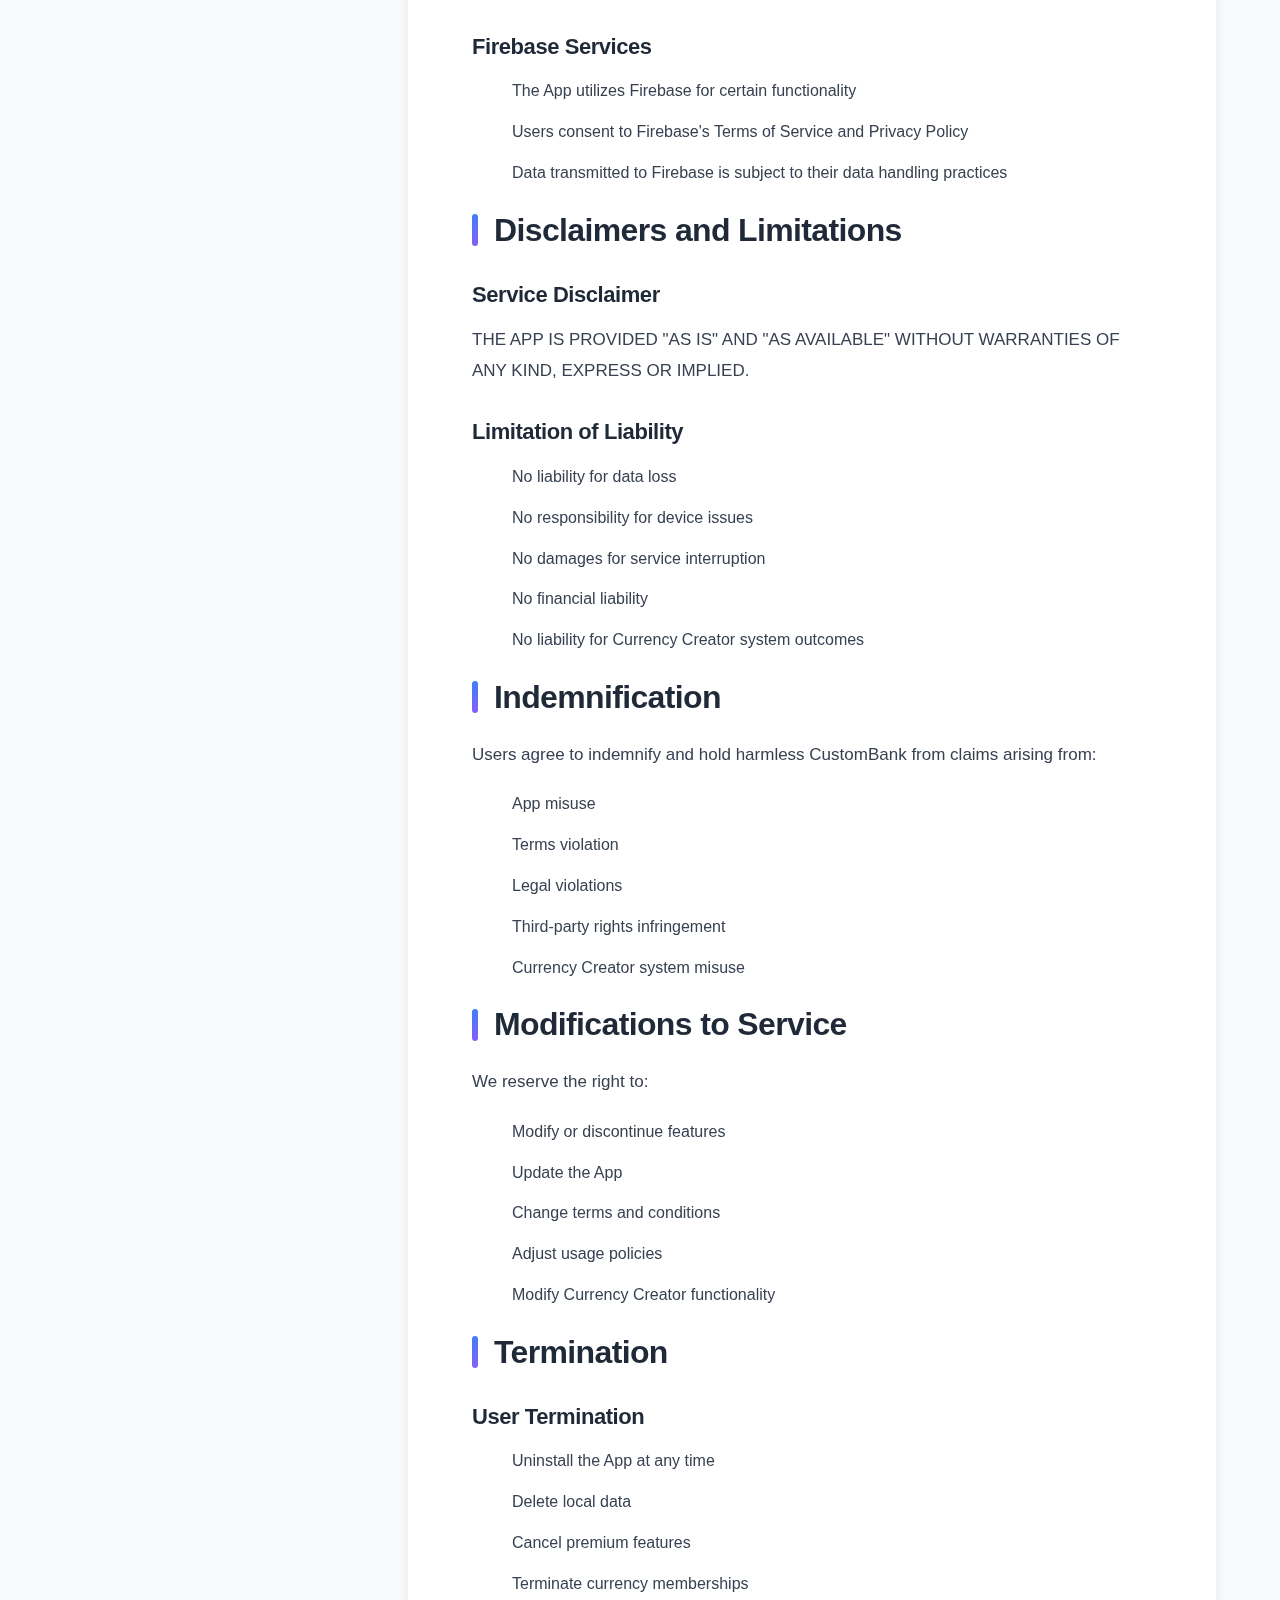
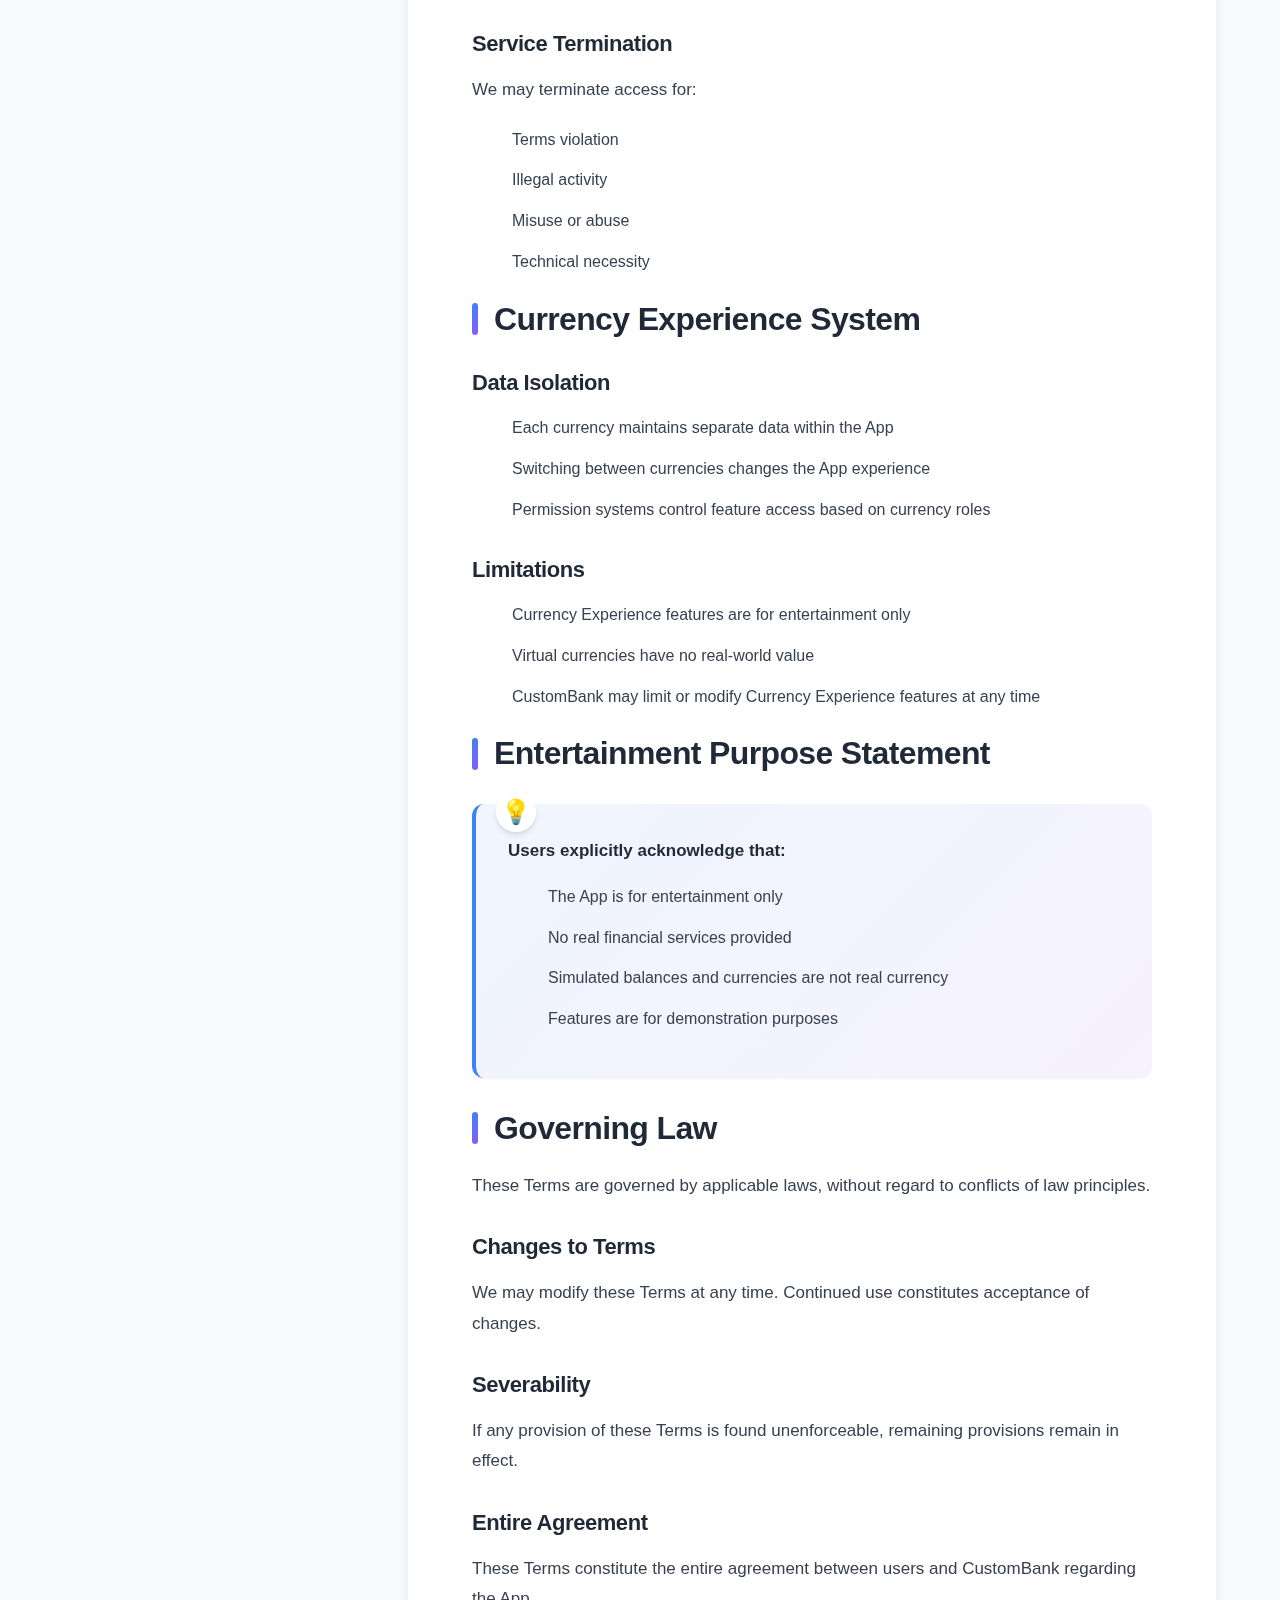
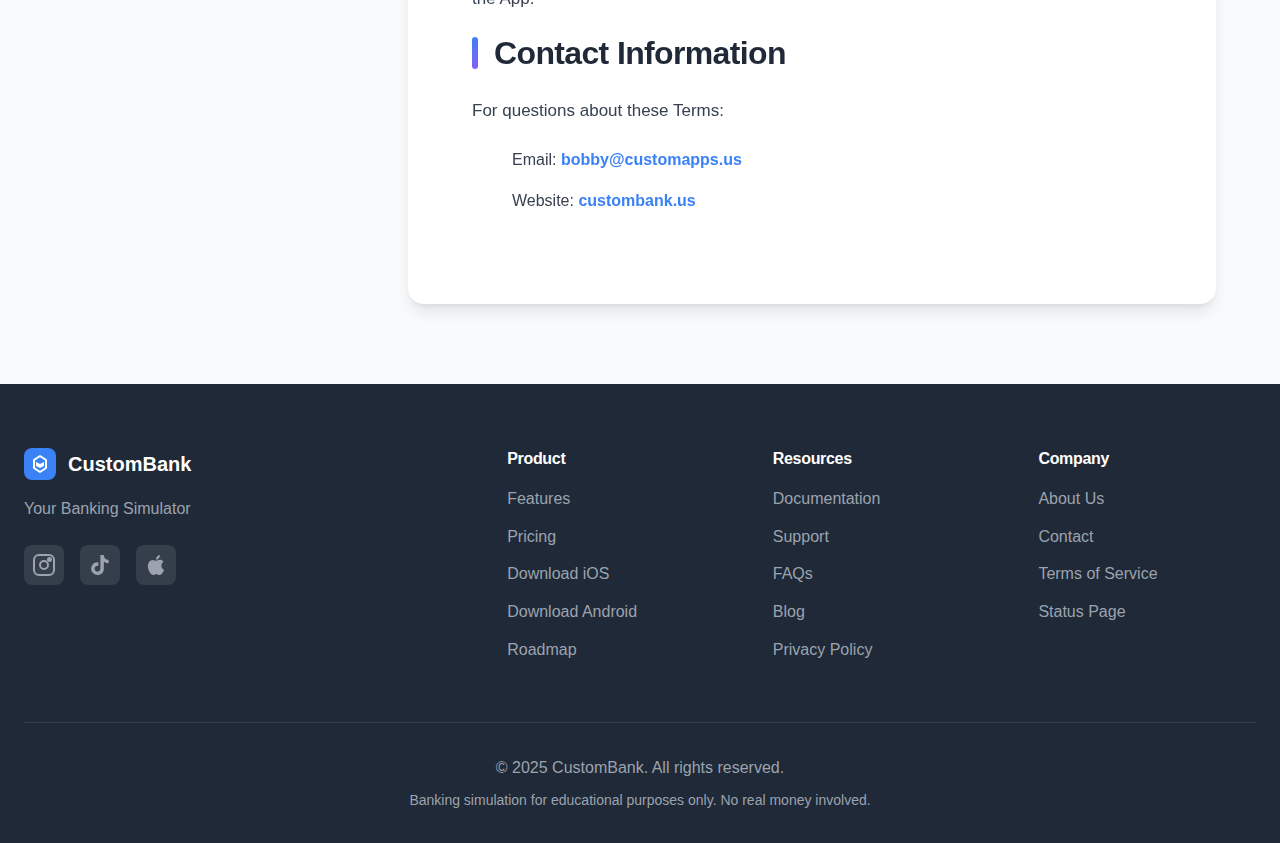
<file: terms.html>
<!DOCTYPE html>
<html lang="en">
<head>
    <meta charset="UTF-8">
    <meta name="viewport" content="width=device-width, initial-scale=1.0">
    <meta name="description" content="CustomBank Terms of Service - Rules and guidelines for using our banking simulation app. Entertainment purposes only, no real banking services.">
    <meta http-equiv="Content-Security-Policy" content="default-src 'self'; script-src 'self' 'unsafe-inline'; style-src 'self' 'unsafe-inline' https://fonts.googleapis.com; font-src 'self' https://fonts.gstatic.com; img-src 'self' data: https://images.unsplash.com; connect-src 'self'; frame-ancestors 'none'; base-uri 'self'; form-action 'self';">
    <title>Terms of Service - CustomBank</title>

    <!-- Open Graph Tags -->
    <meta property="og:title" content="Terms of Service - CustomBank Banking Simulator">
    <meta property="og:description" content="CustomBank Terms of Service. Entertainment purposes only. Not a financial institution. Review acceptable use, premium features, and user rights.">
    <meta property="og:type" content="website">
    <meta property="og:url" content="https://www.custombank.us/terms.html">
    <meta property="og:image" content="https://www.custombank.us/assets/images/hero-dashboard.png">
    <meta property="og:image:width" content="1200">
    <meta property="og:image:height" content="630">
    <meta property="og:image:alt" content="CustomBank terms of service and guidelines">
    <meta property="og:site_name" content="CustomBank">
    <meta property="og:locale" content="en_US">

    <!-- Twitter Card Tags -->
    <meta name="twitter:card" content="summary_large_image">
    <meta name="twitter:site" content="@custombankapp">
    <meta name="twitter:creator" content="@custombankapp">
    <meta name="twitter:title" content="Terms of Service - CustomBank Banking Simulator">
    <meta name="twitter:description" content="CustomBank Terms of Service. Entertainment purposes only. Not a financial institution. Review acceptable use, premium features ($1.99/month), and user rights.">
    <meta name="twitter:image" content="https://www.custombank.us/assets/images/hero-dashboard.png">
    <meta name="twitter:image:alt" content="CustomBank terms of service document">

    <!-- Canonical URL -->
    <link rel="canonical" href="https://www.custombank.us/terms.html">

    <!-- Robots Meta Tag -->
    <meta name="robots" content="index, follow, max-image-preview:large, max-snippet:-1, max-video-preview:-1">

    <!-- Favicons -->
    <link rel="icon" type="image/png" sizes="32x32" href="/favicon.ico">
    <link rel="apple-touch-icon" sizes="180x180" href="/apple-touch-icon.png">
    <link rel="icon" type="image/png" sizes="192x192" href="/assets/images/android-chrome-192x192.png">
    <link rel="icon" type="image/png" sizes="512x512" href="/assets/images/android-chrome-512x512.png">
    <link rel="manifest" href="/site.webmanifest">
    <meta name="theme-color" content="#3B82F6">

    <!-- Fonts -->
    <link rel="preconnect" href="https://fonts.googleapis.com">
    <link rel="preconnect" href="https://fonts.gstatic.com" crossorigin>
    <link href="https://fonts.googleapis.com/css2?family=Inter:wght@400;500;600;700;800&display=swap" rel="stylesheet">

    <!-- Stylesheets -->
    <link rel="stylesheet" href="styles.css?v=20251010005307">
    <link rel="stylesheet" href="legal-pages.css">
</head>
<body>
    <!-- Progress Bar -->
    <div class="legal-progress" id="legalProgress"></div>

    <!-- Navigation -->
    <nav class="navbar">
        <div class="container">
            <div class="nav-content">
                <a href="index.html" class="logo">
                    <svg width="32" height="32" viewBox="0 0 32 32" fill="none" xmlns="http://www.w3.org/2000/svg">
                        <rect width="32" height="32" rx="8" fill="#3B82F6"/>
                        <path d="M16 8L22 12V20L16 24L10 20V12L16 8Z" stroke="white" stroke-width="2" stroke-linecap="round" stroke-linejoin="round"/>
                        <path d="M16 16L12 14V18L16 20L20 18V14L16 16Z" fill="white"/>
                    </svg>
                    <span class="logo-text">CustomBank</span>
                </a>
                <div class="nav-links">
                    <a href="index.html#features">Features</a>
                    <a href="index.html#pricing">Pricing</a>
                    <a href="index.html#faq">FAQ</a>
                    <a href="privacy.html">Privacy</a>
                    <a href="terms.html">Terms</a>
                    <a href="index.html#download" class="btn-primary-small">Download</a>
                </div>
            </div>
        </div>
    </nav>

    <!-- Hero Section -->
    <div class="legal-hero">
        <div class="container">
            <a href="index.html" class="back-link">
                <svg width="20" height="20" viewBox="0 0 20 20" fill="none" stroke="currentColor">
                    <path d="M12 16L6 10L12 4" stroke-width="2" stroke-linecap="round" stroke-linejoin="round"/>
                </svg>
                Back to Home
            </a>
            <div class="legal-hero-content">
                <div class="legal-hero-icon">
                    <svg viewBox="0 0 24 24" fill="none" stroke="currentColor" stroke-width="2">
                        <path d="M14 2H6a2 2 0 0 0-2 2v16a2 2 0 0 0 2 2h12a2 2 0 0 0 2-2V8z" stroke-linecap="round" stroke-linejoin="round"/>
                        <polyline points="14 2 14 8 20 8" stroke-linecap="round" stroke-linejoin="round"/>
                        <line x1="16" y1="13" x2="8" y2="13" stroke-linecap="round" stroke-linejoin="round"/>
                        <line x1="16" y1="17" x2="8" y2="17" stroke-linecap="round" stroke-linejoin="round"/>
                        <polyline points="10 9 9 9 8 9" stroke-linecap="round" stroke-linejoin="round"/>
                    </svg>
                </div>
                <h1 class="legal-hero-title">Terms of Service</h1>
                <p class="legal-hero-date">Last Updated: April 22, 2025</p>
            </div>
        </div>
    </div>

    <!-- Main Content -->
    <div class="legal-main">
        <div class="legal-layout">
            <!-- Table of Contents -->
            <aside class="legal-toc">
                <h2 class="legal-toc-title">Table of Contents</h2>
                <ul class="legal-toc-list">
                    <li><a href="#agreement">Agreement to Terms</a></li>
                    <li><a href="#description">Service Description</a></li>
                    <li><a href="#accounts">User Accounts</a></li>
                    <li><a href="#acceptable-use">Acceptable Use</a></li>
                    <li><a href="#monetization">Premium & Monetization</a></li>
                    <li><a href="#intellectual">Intellectual Property</a></li>
                    <li><a href="#user-content">User-Generated Content</a></li>
                    <li><a href="#data-privacy">Data & Privacy</a></li>
                    <li><a href="#disclaimers">Disclaimers</a></li>
                    <li><a href="#indemnification">Indemnification</a></li>
                    <li><a href="#modifications">Modifications</a></li>
                    <li><a href="#termination">Termination</a></li>
                    <li><a href="#currency-system">Currency Experience</a></li>
                    <li><a href="#entertainment">Entertainment Purpose</a></li>
                    <li><a href="#governing">Governing Law</a></li>
                    <li><a href="#contact">Contact</a></li>
                </ul>
            </aside>

            <!-- Content -->
            <main class="legal-content">
                <section id="agreement">
                    <h2>Agreement to Terms</h2>
                    <p>By downloading, installing, or using the CustomBank application ("App"), you agree to these Terms of Service ("Terms"). If you disagree with any terms, do not use the App.</p>
                </section>

                <section id="description">
                    <h2>Service Description</h2>

                    <h3>Simulation Purpose</h3>
                    <p>CustomBank is a sophisticated banking simulation application designed exclusively for entertainment purposes, providing:</p>
                    <ul>
                        <li>Virtual banking account management (checking, savings, credit)</li>
                        <li>Simulated transactions and money transfers</li>
                        <li>Bill payments with customizable receipts</li>
                        <li>Transaction tracking and history</li>
                        <li>Document/statement generation</li>
                        <li>Custom Currency Creator System</li>
                        <li>Visual customization with 25+ bank themes</li>
                    </ul>

                    <h3>Non-Financial Service</h3>
                    <div class="highlight-box">
                        <p><strong>THE APP IS NOT A FINANCIAL INSTITUTION AND DOES NOT PROVIDE ACTUAL BANKING SERVICES.</strong></p>
                    </div>
                </section>

                <section id="accounts">
                    <h2>User Accounts and Security</h2>

                    <h3>Account Security</h3>
                    <p>Users are responsible for:</p>
                    <ul>
                        <li>Maintaining PIN confidentiality</li>
                        <li>Securing device access</li>
                        <li>Managing biometric settings</li>
                        <li>Protecting stored information</li>
                        <li>Securing Currency Creator access codes and invitations</li>
                    </ul>

                    <h3>Account Restrictions</h3>
                    <ul>
                        <li>One installation per device</li>
                        <li>No shared accounts</li>
                        <li>Personal, non-commercial use only</li>
                        <li>Age restriction: 13+ years</li>
                    </ul>
                </section>

                <section id="acceptable-use">
                    <h2>Acceptable Use</h2>

                    <h3>Permitted Uses</h3>
                    <ul>
                        <li>Personal entertainment</li>
                        <li>Interface exploration</li>
                        <li>Feature testing</li>
                        <li>Design appreciation</li>
                        <li>Currency creation and management for entertainment purposes</li>
                        <li>Activity-based earning within the Currency Creator system</li>
                    </ul>

                    <h3>Prohibited Uses</h3>
                    <ul>
                        <li>Misrepresenting as real banking services</li>
                        <li>Deceiving others about financial status</li>
                        <li>Commercial use without authorization</li>
                        <li>Reverse engineering or modification</li>
                        <li>Unauthorized access attempts</li>
                        <li>Distribution of screenshots for deceptive purposes</li>
                        <li>Using the Currency Creator system to facilitate real-world financial transactions</li>
                    </ul>
                </section>

                <section id="monetization">
                    <h2>Premium Features and Monetization</h2>

                    <h3>Ad-Based Rewards</h3>
                    <ul>
                        <li>The App provides virtual currency rewards in exchange for viewing advertisements</li>
                        <li>Reward tiers vary based on ad duration</li>
                        <li>Ad frequency and availability may change without notice</li>
                    </ul>

                    <h3>Premium Subscription</h3>
                    <ul>
                        <li>Optional premium subscription ($1.99/month) for ad-free experience</li>
                        <li>Subscription management through device app store</li>
                        <li>Auto-renewal can be turned off through subscription settings</li>
                        <li>No refunds for unused subscription time</li>
                    </ul>
                </section>

                <section id="intellectual">
                    <h2>Intellectual Property Rights</h2>

                    <h3>Ownership</h3>
                    <p>All rights, title, and interest in and to the App remain with CustomBank, including:</p>
                    <ul>
                        <li>App code and architecture</li>
                        <li>Visual elements and interfaces</li>
                        <li>Bank themes and design components</li>
                        <li>Currency Creator system</li>
                        <li>Feature implementations</li>
                        <li>Documentation and content</li>
                    </ul>

                    <h3>User Rights</h3>
                    <ul>
                        <li>Personal, non-exclusive use</li>
                        <li>Non-transferable license</li>
                        <li>No modification rights</li>
                        <li>No distribution rights</li>
                        <li>Currency creation does not transfer ownership of the App's systems</li>
                    </ul>
                </section>

                <section id="user-content">
                    <h2>User-Generated Content</h2>

                    <h3>Currency Creator Content</h3>
                    <ul>
                        <li>Users retain creative rights to currency designs created within the App</li>
                        <li>CustomBank reserves the right to remove inappropriate content</li>
                        <li>Users grant CustomBank a license to store and display created currencies</li>
                        <li>CustomBank is not responsible for disputes between currency creators and members</li>
                    </ul>

                    <h3>Content Restrictions</h3>
                    <p>Users may not create currencies or content that:</p>
                    <ul>
                        <li>Infringes on third-party intellectual property</li>
                        <li>Contains offensive, harmful, or illegal material</li>
                        <li>Impersonates real financial institutions</li>
                        <li>Promotes illegal activities</li>
                    </ul>
                </section>

                <section id="data-privacy">
                    <h2>Data Storage and Privacy</h2>

                    <h3>Local Storage</h3>
                    <ul>
                        <li>The App primarily uses local device storage (SharedPreferences)</li>
                        <li>User data, including created currencies, is stored locally on the device</li>
                        <li>Data may be lost if the App is uninstalled or device storage is cleared</li>
                    </ul>

                    <h3>Firebase Services</h3>
                    <ul>
                        <li>The App utilizes Firebase for certain functionality</li>
                        <li>Users consent to Firebase's Terms of Service and Privacy Policy</li>
                        <li>Data transmitted to Firebase is subject to their data handling practices</li>
                    </ul>
                </section>

                <section id="disclaimers">
                    <h2>Disclaimers and Limitations</h2>

                    <h3>Service Disclaimer</h3>
                    <p>THE APP IS PROVIDED "AS IS" AND "AS AVAILABLE" WITHOUT WARRANTIES OF ANY KIND, EXPRESS OR IMPLIED.</p>

                    <h3>Limitation of Liability</h3>
                    <ul>
                        <li>No liability for data loss</li>
                        <li>No responsibility for device issues</li>
                        <li>No damages for service interruption</li>
                        <li>No financial liability</li>
                        <li>No liability for Currency Creator system outcomes</li>
                    </ul>
                </section>

                <section id="indemnification">
                    <h2>Indemnification</h2>
                    <p>Users agree to indemnify and hold harmless CustomBank from claims arising from:</p>
                    <ul>
                        <li>App misuse</li>
                        <li>Terms violation</li>
                        <li>Legal violations</li>
                        <li>Third-party rights infringement</li>
                        <li>Currency Creator system misuse</li>
                    </ul>
                </section>

                <section id="modifications">
                    <h2>Modifications to Service</h2>
                    <p>We reserve the right to:</p>
                    <ul>
                        <li>Modify or discontinue features</li>
                        <li>Update the App</li>
                        <li>Change terms and conditions</li>
                        <li>Adjust usage policies</li>
                        <li>Modify Currency Creator functionality</li>
                    </ul>
                </section>

                <section id="termination">
                    <h2>Termination</h2>

                    <h3>User Termination</h3>
                    <ul>
                        <li>Uninstall the App at any time</li>
                        <li>Delete local data</li>
                        <li>Cancel premium features</li>
                        <li>Terminate currency memberships</li>
                    </ul>

                    <h3>Service Termination</h3>
                    <p>We may terminate access for:</p>
                    <ul>
                        <li>Terms violation</li>
                        <li>Illegal activity</li>
                        <li>Misuse or abuse</li>
                        <li>Technical necessity</li>
                    </ul>
                </section>

                <section id="currency-system">
                    <h2>Currency Experience System</h2>

                    <h3>Data Isolation</h3>
                    <ul>
                        <li>Each currency maintains separate data within the App</li>
                        <li>Switching between currencies changes the App experience</li>
                        <li>Permission systems control feature access based on currency roles</li>
                    </ul>

                    <h3>Limitations</h3>
                    <ul>
                        <li>Currency Experience features are for entertainment only</li>
                        <li>Virtual currencies have no real-world value</li>
                        <li>CustomBank may limit or modify Currency Experience features at any time</li>
                    </ul>
                </section>

                <section id="entertainment">
                    <h2>Entertainment Purpose Statement</h2>
                    <div class="highlight-box">
                        <p><strong>Users explicitly acknowledge that:</strong></p>
                        <ul>
                            <li>The App is for entertainment only</li>
                            <li>No real financial services provided</li>
                            <li>Simulated balances and currencies are not real currency</li>
                            <li>Features are for demonstration purposes</li>
                        </ul>
                    </div>
                </section>

                <section id="governing">
                    <h2>Governing Law</h2>
                    <p>These Terms are governed by applicable laws, without regard to conflicts of law principles.</p>

                    <h3>Changes to Terms</h3>
                    <p>We may modify these Terms at any time. Continued use constitutes acceptance of changes.</p>

                    <h3>Severability</h3>
                    <p>If any provision of these Terms is found unenforceable, remaining provisions remain in effect.</p>

                    <h3>Entire Agreement</h3>
                    <p>These Terms constitute the entire agreement between users and CustomBank regarding the App.</p>
                </section>

                <section id="contact">
                    <h2>Contact Information</h2>
                    <p>For questions about these Terms:</p>
                    <ul>
                        <li>Email: <a href="mailto:bobby@customapps.us">bobby@customapps.us</a></li>
                        <li>Website: <a href="https://www.custombank.us">custombank.us</a></li>
                    </ul>
                </section>
            </main>
        </div>
    </div>

    <!-- Footer -->
    <footer class="footer">
        <div class="container">
            <div class="footer-grid">
                <div class="footer-column">
                    <div class="footer-logo">
                        <svg width="32" height="32" viewBox="0 0 32 32" fill="none" xmlns="http://www.w3.org/2000/svg">
                            <rect width="32" height="32" rx="8" fill="#3B82F6"/>
                            <path d="M16 8L22 12V20L16 24L10 20V12L16 8Z" stroke="white" stroke-width="2" stroke-linecap="round" stroke-linejoin="round"/>
                            <path d="M16 16L12 14V18L16 20L20 18V14L16 16Z" fill="white"/>
                        </svg>
                        <span>CustomBank</span>
                    </div>
                    <p class="footer-tagline">Your Banking Simulator</p>
                    <div class="social-links">
                        <a href="https://www.instagram.com/custombankapp/" aria-label="Follow us on Instagram" target="_blank" rel="noopener noreferrer">
                            <svg width="24" height="24" viewBox="0 0 24 24" fill="none" stroke="currentColor" stroke-width="2">
                                <rect x="2" y="2" width="20" height="20" rx="5" ry="5"/>
                                <circle cx="12" cy="12" r="4"/>
                                <circle cx="17.5" cy="6.5" r="1.5" fill="currentColor"/>
                            </svg>
                        </a>
                        <a href="https://www.tiktok.com/@custombankapp" aria-label="Follow us on TikTok" target="_blank" rel="noopener noreferrer">
                            <svg width="24" height="24" viewBox="0 0 24 24" fill="currentColor">
                                <path d="M19.59 6.69a4.83 4.83 0 0 1-3.77-4.25V2h-3.45v13.67a2.89 2.89 0 0 1-5.2 1.74 2.89 2.89 0 0 1 2.31-4.64 2.93 2.93 0 0 1 .88.13V9.4a6.84 6.84 0 0 0-1-.05A6.33 6.33 0 0 0 5 20.1a6.34 6.34 0 0 0 10.86-4.43v-7a8.16 8.16 0 0 0 4.77 1.52v-3.4a4.85 4.85 0 0 1-1-.1z"/>
                            </svg>
                        </a>
                        <a href="https://apps.apple.com/us/app/custombank/id6738460636" aria-label="Download on App Store" target="_blank" rel="noopener noreferrer">
                            <svg width="24" height="24" viewBox="0 0 24 24" fill="currentColor">
                                <path d="M18.71 19.5C17.88 20.74 17 21.95 15.66 21.97C14.32 22 13.89 21.18 12.37 21.18C10.84 21.18 10.37 21.95 9.1 22C7.79 22.05 6.8 20.68 5.96 19.47C4.25 17 2.94 12.45 4.7 9.39C5.57 7.87 7.13 6.91 8.82 6.88C10.1 6.86 11.32 7.75 12.11 7.75C12.89 7.75 14.37 6.68 15.92 6.84C16.57 6.87 18.39 7.1 19.56 8.82C19.47 8.88 17.39 10.1 17.41 12.63C17.44 15.65 20.06 16.66 20.09 16.67C20.06 16.74 19.67 18.11 18.71 19.5ZM13 3.5C13.73 2.67 14.94 2.04 15.94 2C16.07 3.17 15.6 4.35 14.9 5.19C14.21 6.04 13.07 6.7 11.95 6.61C11.8 5.46 12.36 4.26 13 3.5Z"/>
                            </svg>
                        </a>
                    </div>
                </div>

                <div class="footer-column">
                    <h4>Product</h4>
                    <ul>
                        <li><a href="index.html#features">Features</a></li>
                        <li><a href="index.html#pricing">Pricing</a></li>
                        <li><a href="https://apps.apple.com/us/app/custombank/id6738460636" target="_blank" rel="noopener noreferrer">Download iOS</a></li>
                        <li><a href="https://play.google.com/store/apps/details?id=com.custombankapp.app" target="_blank" rel="noopener noreferrer">Download Android</a></li>
                        <li><a href="#">Roadmap</a></li>
                    </ul>
                </div>

                <div class="footer-column">
                    <h4>Resources</h4>
                    <ul>
                        <li><a href="#">Documentation</a></li>
                        <li><a href="mailto:bobby@customapps.us">Support</a></li>
                        <li><a href="index.html#faq">FAQs</a></li>
                        <li><a href="#">Blog</a></li>
                        <li><a href="privacy.html">Privacy Policy</a></li>
                    </ul>
                </div>

                <div class="footer-column">
                    <h4>Company</h4>
                    <ul>
                        <li><a href="#">About Us</a></li>
                        <li><a href="mailto:bobby@customapps.us">Contact</a></li>
                        <li><a href="terms.html">Terms of Service</a></li>
                        <li><a href="#">Status Page</a></li>
                    </ul>
                </div>
            </div>

            <div class="footer-bottom">
                <p class="copyright">© 2025 CustomBank. All rights reserved.</p>
                <p class="disclaimer">Banking simulation for educational purposes only. No real money involved.</p>
            </div>
        </div>
    </footer>

    <script>
        // Scroll progress bar
        window.addEventListener('scroll', () => {
            const winScroll = document.documentElement.scrollTop;
            const height = document.documentElement.scrollHeight - document.documentElement.clientHeight;
            const scrolled = (winScroll / height) * 100;
            document.getElementById('legalProgress').style.width = scrolled + '%';
        });

        // TOC active link highlighting
        const sections = document.querySelectorAll('.legal-content section');
        const navLinks = document.querySelectorAll('.legal-toc-list a');

        window.addEventListener('scroll', () => {
            let current = '';
            sections.forEach(section => {
                const sectionTop = section.offsetTop;
                const sectionHeight = section.clientHeight;
                if (pageYOffset >= (sectionTop - 150)) {
                    current = section.getAttribute('id');
                }
            });

            navLinks.forEach(link => {
                link.classList.remove('active');
                if (link.getAttribute('href') === '#' + current) {
                    link.classList.add('active');
                }
            });
        });
    </script>
</body>
</html>
</file>
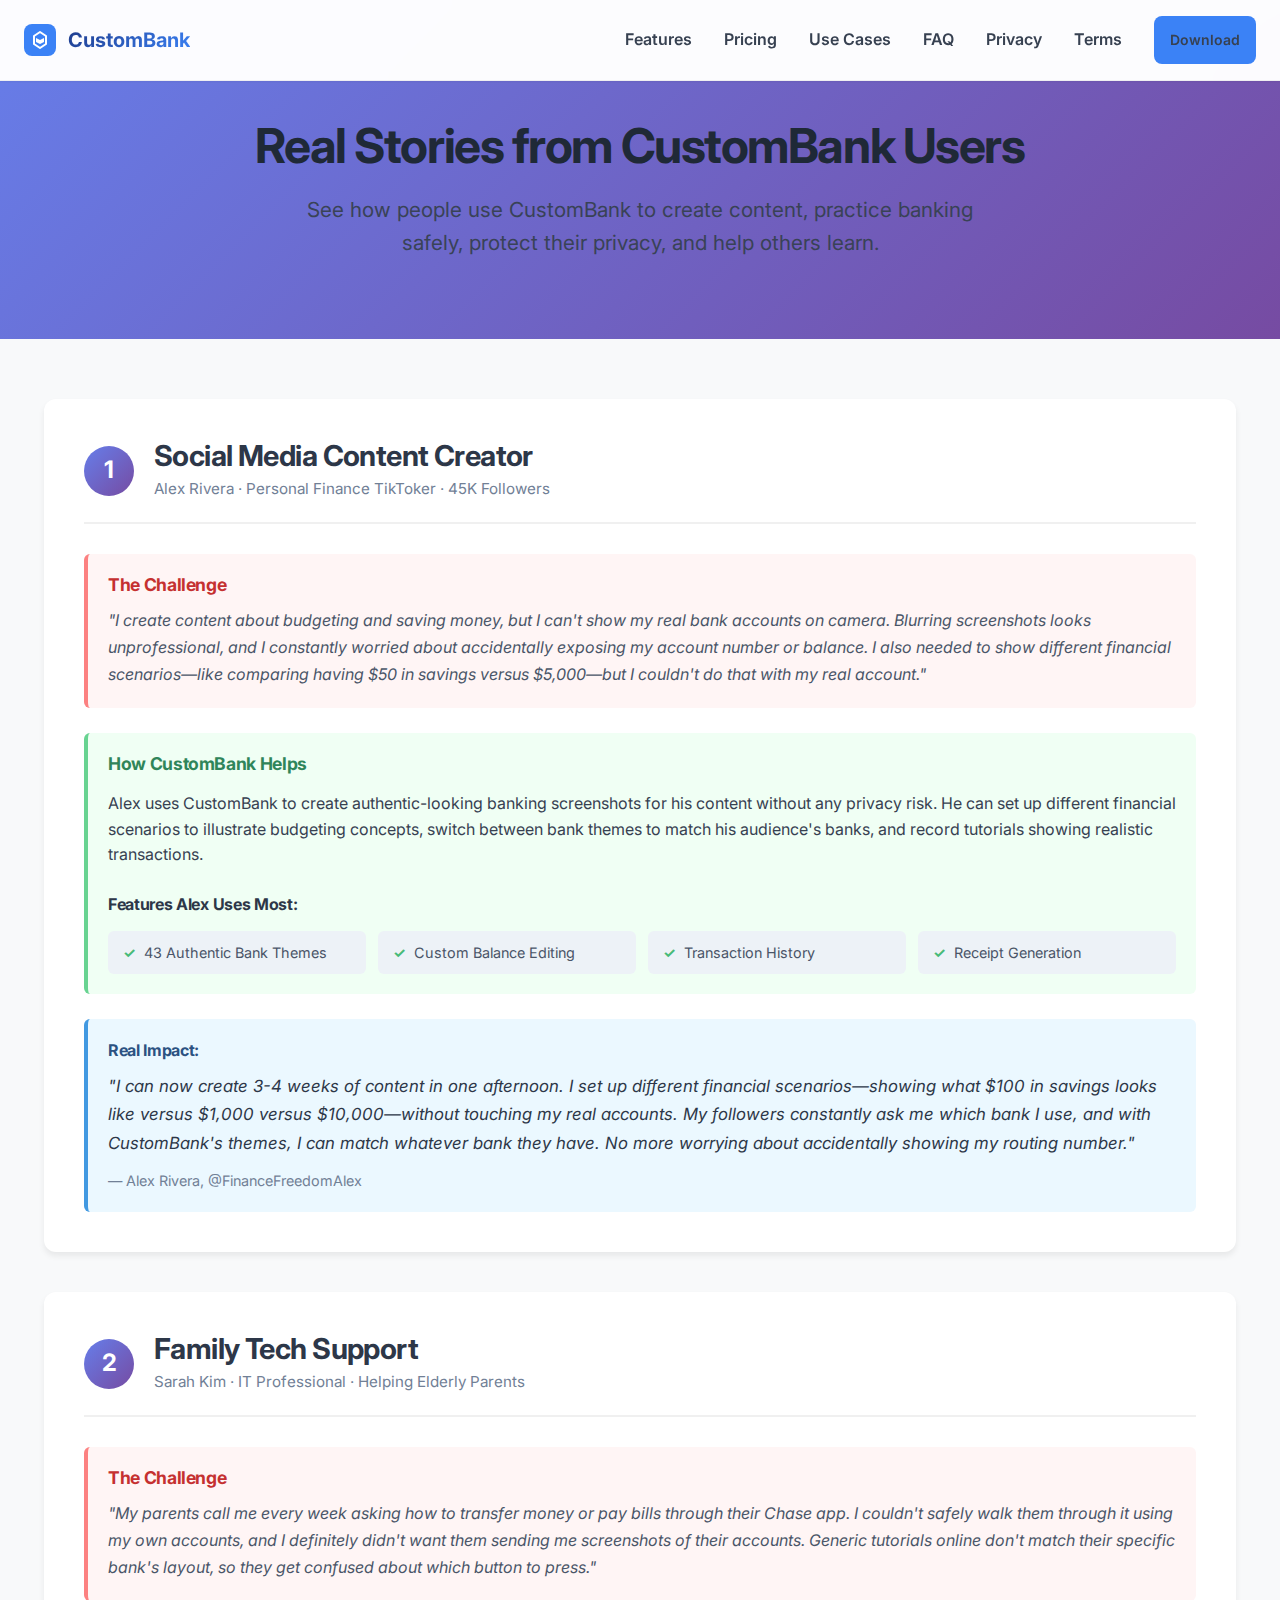
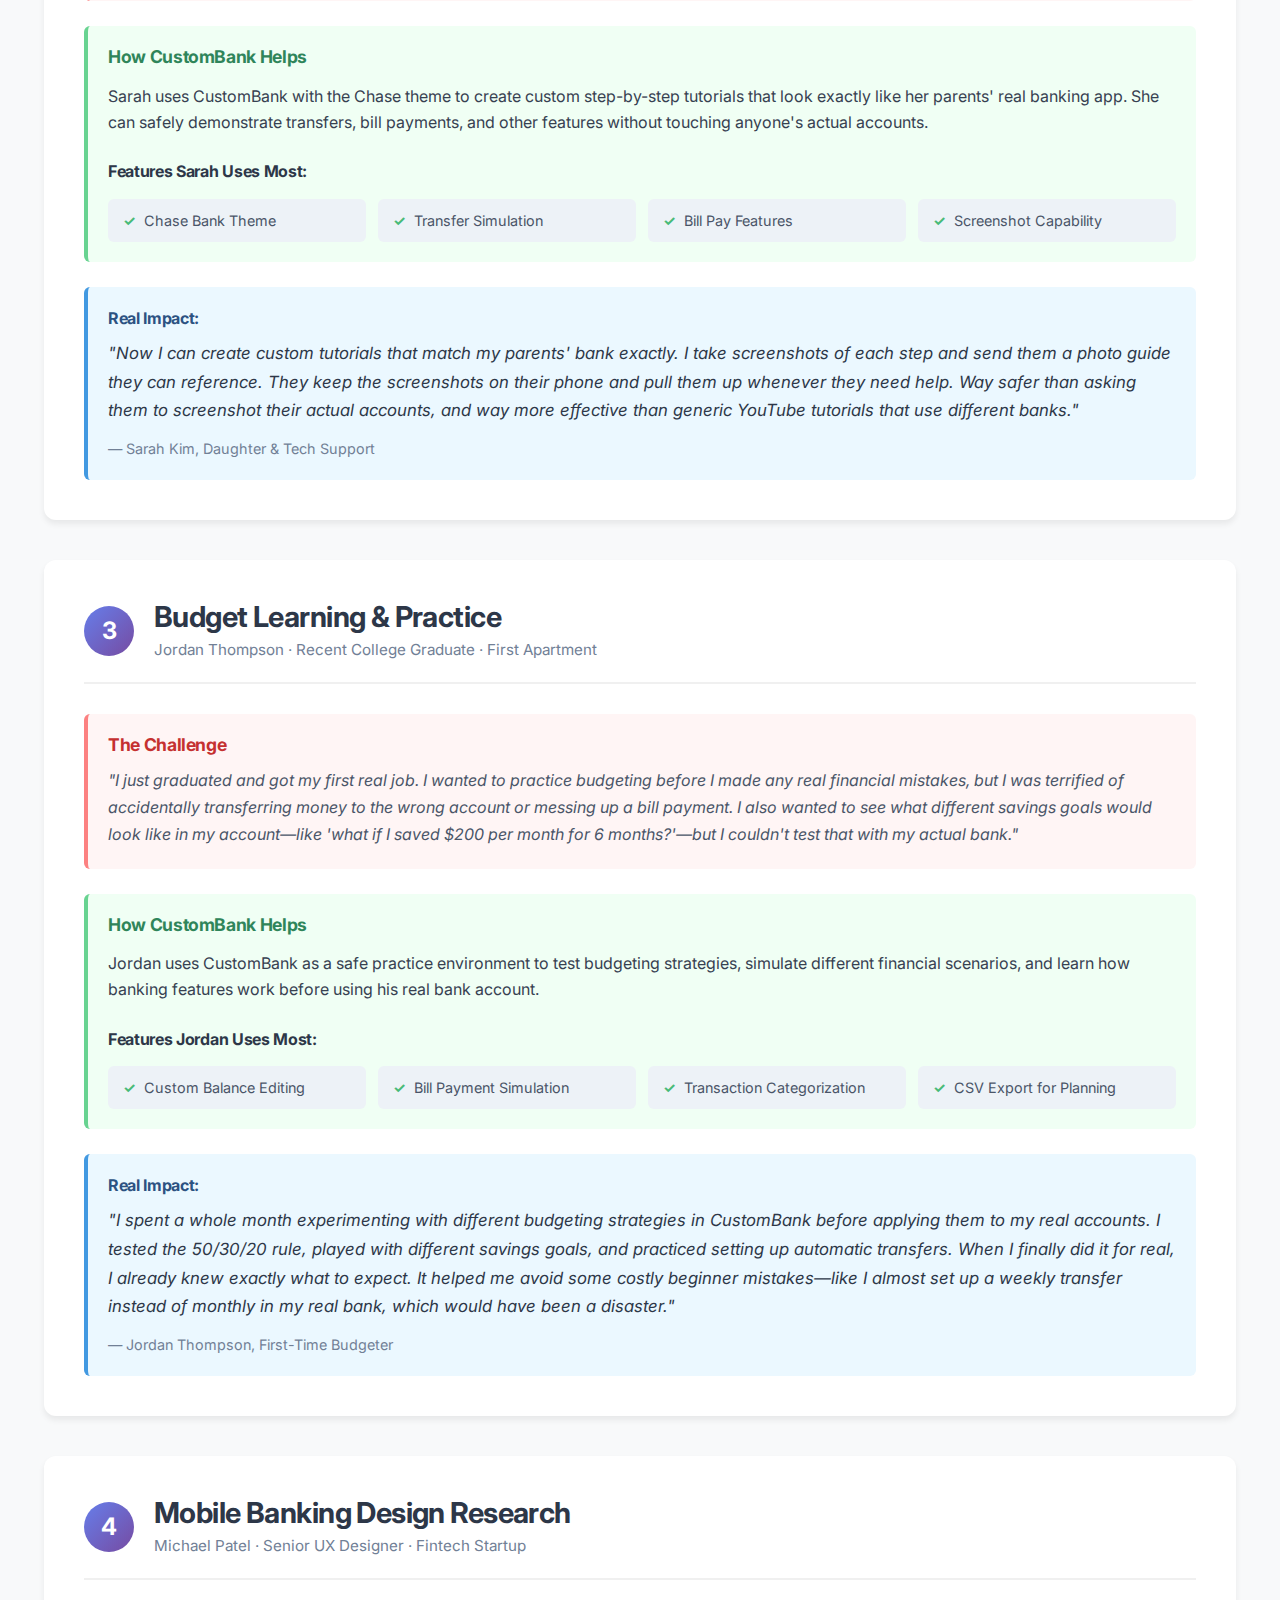
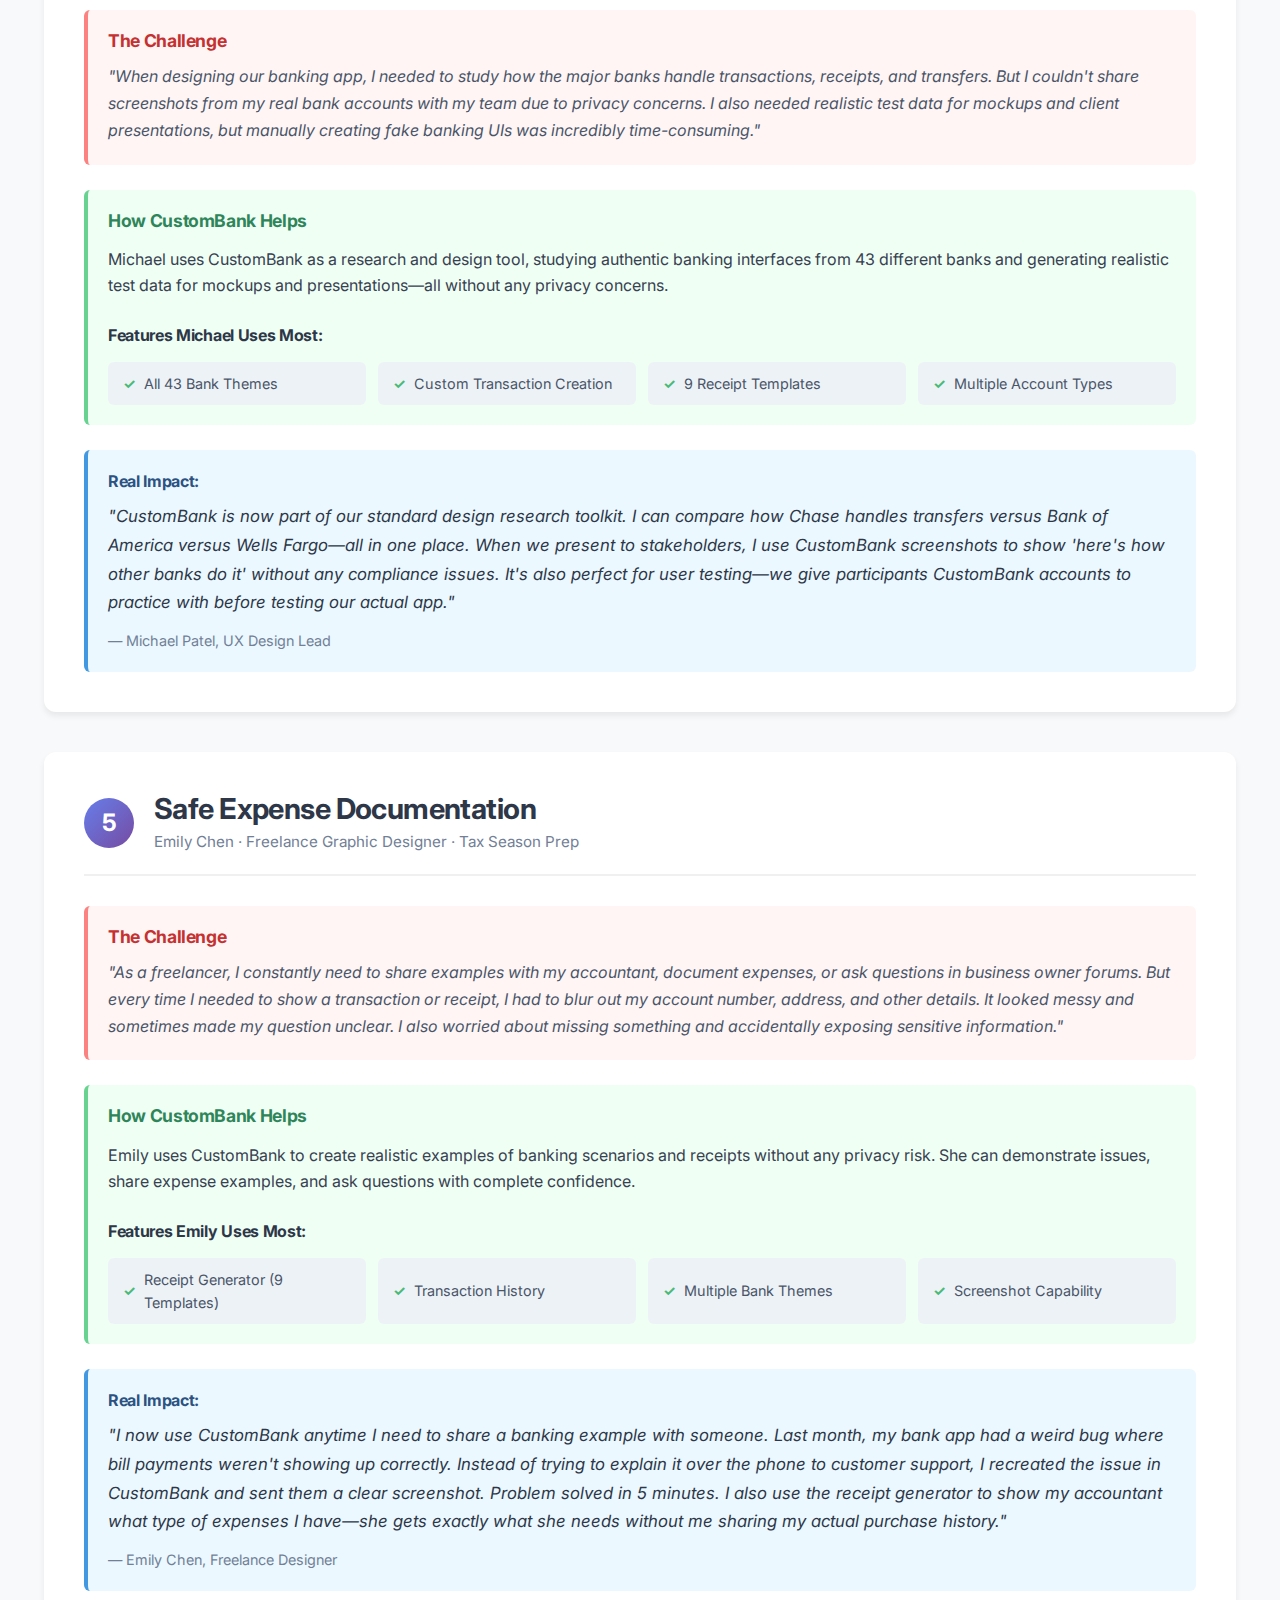
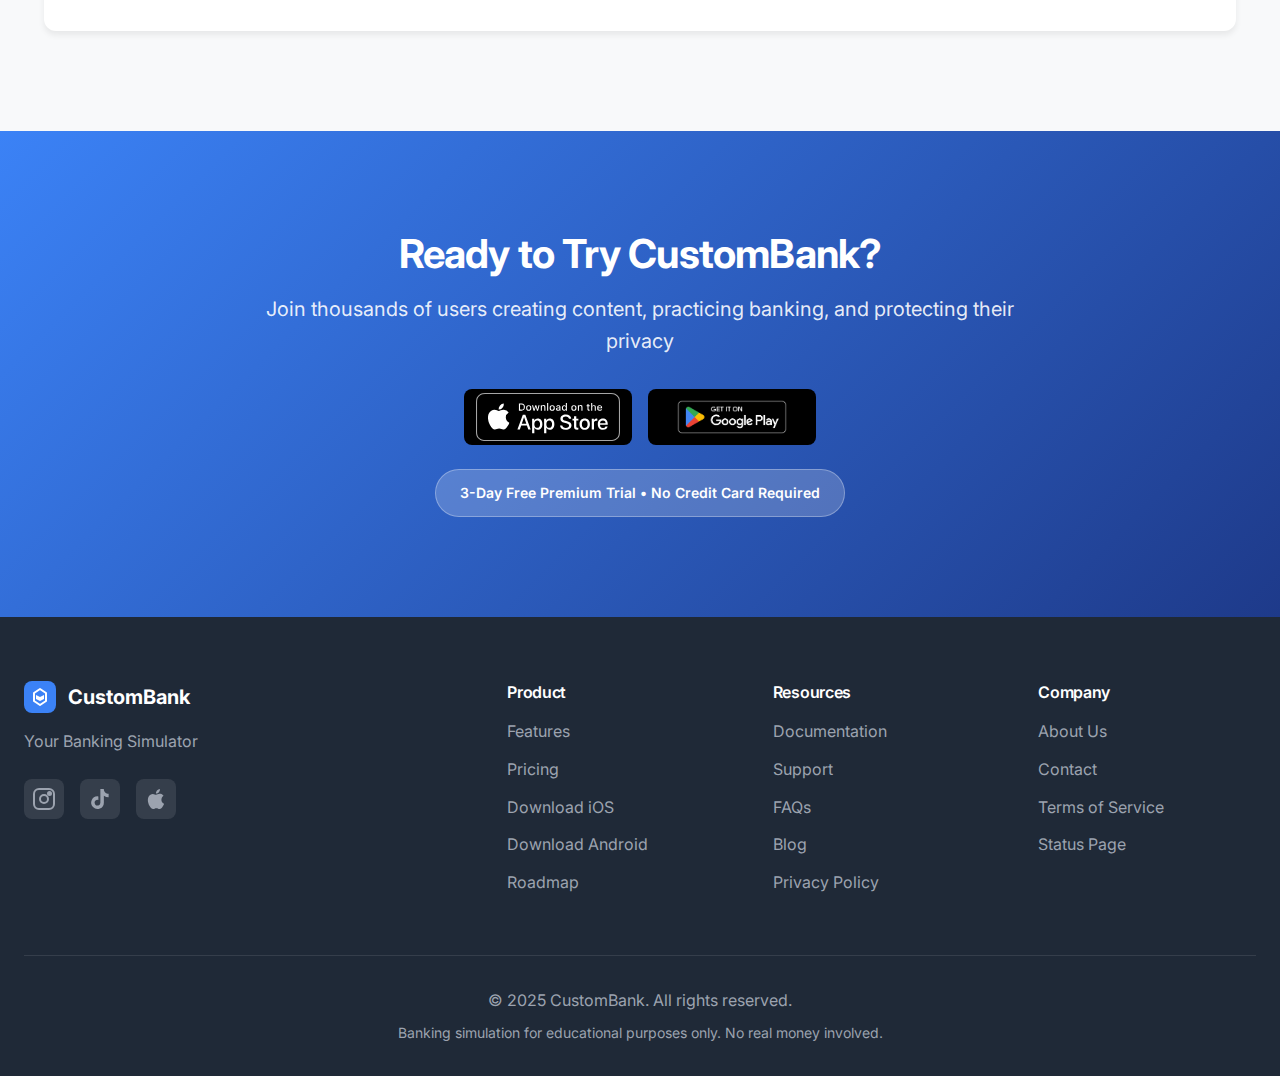
<file: use-cases.html>
<!DOCTYPE html>
<html lang="en">
<head>
    <!-- Google tag (gtag.js) -->
    <script async src="https://www.googletagmanager.com/gtag/js?id=G-JFM3E0ME5S"></script>
    <script>
      window.dataLayer = window.dataLayer || [];
      function gtag(){dataLayer.push(arguments);}
      gtag('js', new Date());

      gtag('config', 'G-JFM3E0ME5S');
    </script>

    <meta charset="UTF-8">
    <meta name="viewport" content="width=device-width, initial-scale=1.0">
    <meta name="description" content="5 real ways people use CustomBank: Content creation, family tech support, budget practice, UI design reference, and privacy-safe screenshots. See authentic use cases.">
    <meta name="keywords" content="banking simulator uses, content creator tools, banking practice, UI design reference, privacy screenshots, family tech support, budget learning, financial education">
    <title>5 Ways People Use CustomBank - Real Use Cases</title>

    <!-- Open Graph Tags -->
    <meta property="og:title" content="5 Ways People Use CustomBank - Real Use Cases">
    <meta property="og:description" content="See how content creators, families, students, designers, and professionals use CustomBank to safely practice banking, create content, and protect their privacy.">
    <meta property="og:type" content="website">
    <meta property="og:url" content="https://www.custombank.us/use-cases.html">
    <meta property="og:image" content="https://www.custombank.us/assets/images/hero-dashboard.png">
    <meta property="og:image:width" content="1200">
    <meta property="og:image:height" content="630">
    <meta property="og:image:alt" content="CustomBank use cases showing 5 realistic scenarios">
    <meta property="og:site_name" content="CustomBank">
    <meta property="og:locale" content="en_US">

    <!-- Twitter Card Tags -->
    <meta name="twitter:card" content="summary_large_image">
    <meta name="twitter:site" content="@custombankapp">
    <meta name="twitter:creator" content="@custombankapp">
    <meta name="twitter:title" content="5 Ways People Use CustomBank - Real Use Cases">
    <meta name="twitter:description" content="Content creation, family tech support, budget practice, UI design, and privacy-safe screenshots. See 5 authentic CustomBank use cases.">
    <meta name="twitter:image" content="https://www.custombank.us/assets/images/hero-dashboard.png">
    <meta name="twitter:image:alt" content="CustomBank use cases">

    <!-- Canonical URL -->
    <link rel="canonical" href="https://www.custombank.us/use-cases.html">

    <!-- Robots Meta Tag -->
    <meta name="robots" content="index, follow, max-image-preview:large, max-snippet:-1, max-video-preview:-1">

    <!-- Favicons -->
    <link rel="icon" type="image/png" sizes="32x32" href="/favicon.ico">
    <link rel="apple-touch-icon" sizes="180x180" href="/apple-touch-icon.png">
    <link rel="icon" type="image/png" sizes="192x192" href="/assets/images/android-chrome-192x192.png">
    <link rel="icon" type="image/png" sizes="512x512" href="/assets/images/android-chrome-512x512.png">
    <link rel="manifest" href="/site.webmanifest">
    <meta name="theme-color" content="#3B82F6">

    <!-- Fonts -->
    <link rel="preconnect" href="https://fonts.googleapis.com">
    <link rel="preconnect" href="https://fonts.gstatic.com" crossorigin>
    <link href="https://fonts.googleapis.com/css2?family=Inter:wght@400;500;600;700;800&display=swap" rel="stylesheet">

    <link rel="stylesheet" href="styles.css?v=20251010005307">

    <style>
        /* Use Cases Specific Styles */
        .use-cases-hero {
            background: linear-gradient(135deg, #667eea 0%, #764ba2 100%);
            color: white;
            padding: 120px 20px 80px;
            text-align: center;
        }

        .use-cases-hero h1 {
            font-size: 3rem;
            margin-bottom: 20px;
            font-weight: 700;
        }

        .use-cases-hero p {
            font-size: 1.3rem;
            opacity: 0.95;
            max-width: 700px;
            margin: 0 auto;
        }

        .use-cases-section {
            padding: 60px 20px;
            background: #f8f9fa;
        }

        .use-case {
            background: white;
            border-radius: 12px;
            padding: 40px;
            margin-bottom: 40px;
            box-shadow: 0 4px 6px rgba(0,0,0,0.07);
            transition: transform 0.3s ease, box-shadow 0.3s ease;
        }

        .use-case:hover {
            transform: translateY(-4px);
            box-shadow: 0 12px 24px rgba(0,0,0,0.15);
        }

        .use-case-header {
            display: flex;
            align-items: center;
            gap: 20px;
            margin-bottom: 30px;
            padding-bottom: 20px;
            border-bottom: 2px solid #f0f0f0;
        }

        .use-case-number {
            background: linear-gradient(135deg, #667eea 0%, #764ba2 100%);
            color: white;
            width: 50px;
            height: 50px;
            border-radius: 50%;
            display: flex;
            align-items: center;
            justify-content: center;
            font-size: 1.5rem;
            font-weight: bold;
            flex-shrink: 0;
        }

        .use-case-title h2 {
            font-size: 1.8rem;
            color: #2d3748;
            margin-bottom: 5px;
        }

        .persona {
            color: #718096;
            font-size: 0.95rem;
        }

        .problem {
            background: #fff5f5;
            border-left: 4px solid #fc8181;
            padding: 20px;
            margin-bottom: 25px;
            border-radius: 6px;
        }

        .problem h3 {
            color: #c53030;
            font-size: 1.1rem;
            margin-bottom: 10px;
        }

        .problem-quote {
            font-style: italic;
            color: #4a5568;
            line-height: 1.7;
        }

        .solution {
            background: #f0fff4;
            border-left: 4px solid #68d391;
            padding: 20px;
            margin-bottom: 25px;
            border-radius: 6px;
        }

        .solution h3 {
            color: #2f855a;
            font-size: 1.1rem;
            margin-bottom: 15px;
        }

        .features-used {
            margin-top: 25px;
        }

        .features-used h4 {
            color: #2d3748;
            font-size: 1rem;
            margin-bottom: 12px;
        }

        .features-grid {
            display: grid;
            grid-template-columns: repeat(auto-fit, minmax(200px, 1fr));
            gap: 12px;
        }

        .feature-badge {
            background: #edf2f7;
            padding: 10px 15px;
            border-radius: 6px;
            font-size: 0.9rem;
            color: #4a5568;
            display: flex;
            align-items: center;
            gap: 8px;
        }

        .feature-badge::before {
            content: "✓";
            color: #48bb78;
            font-weight: bold;
        }

        .benefit {
            background: #ebf8ff;
            border-left: 4px solid #4299e1;
            padding: 20px;
            margin-top: 25px;
            border-radius: 6px;
        }

        .benefit h4 {
            color: #2c5282;
            font-size: 1rem;
            margin-bottom: 10px;
        }

        .benefit-quote {
            font-style: italic;
            color: #2d3748;
            line-height: 1.7;
            font-size: 1.05rem;
        }

        .benefit-author {
            margin-top: 12px;
            color: #718096;
            font-size: 0.9rem;
            font-style: normal;
        }

        @media (max-width: 768px) {
            .use-cases-hero h1 {
                font-size: 2rem;
            }

            .use-case {
                padding: 25px;
            }

            .use-case-title h2 {
                font-size: 1.4rem;
            }

            .features-grid {
                grid-template-columns: 1fr;
            }
        }
    </style>
</head>
<body>
    <!-- Navigation -->
    <nav class="navbar">
        <div class="container">
            <div class="nav-content">
                <div class="logo">
                    <a href="index.html" style="display: flex; align-items: center; gap: 0.75rem;">
                        <svg width="32" height="32" viewBox="0 0 32 32" fill="none" xmlns="http://www.w3.org/2000/svg">
                            <rect width="32" height="32" rx="8" fill="#3B82F6"/>
                            <path d="M16 8L22 12V20L16 24L10 20V12L16 8Z" stroke="white" stroke-width="2" stroke-linecap="round" stroke-linejoin="round"/>
                            <path d="M16 16L12 14V18L16 20L20 18V14L16 16Z" fill="white"/>
                        </svg>
                        <span class="logo-text">CustomBank</span>
                    </a>
                </div>
                <div class="nav-links">
                    <a href="index.html#features">Features</a>
                    <a href="index.html#pricing">Pricing</a>
                    <a href="use-cases.html">Use Cases</a>
                    <a href="index.html#faq">FAQ</a>
                    <a href="privacy.html">Privacy</a>
                    <a href="terms.html">Terms</a>
                    <a href="index.html#download" class="btn-primary-small">Download</a>
                </div>
                <button class="mobile-menu-toggle" aria-label="Toggle menu">
                    <span></span>
                    <span></span>
                    <span></span>
                </button>
            </div>
        </div>
    </nav>

    <!-- Hero Section -->
    <div class="use-cases-hero">
        <div class="container">
            <h1>Real Stories from CustomBank Users</h1>
            <p>See how people use CustomBank to create content, practice banking safely, protect their privacy, and help others learn.</p>
        </div>
    </div>

    <!-- Use Cases Section -->
    <section class="use-cases-section">
        <div class="container">

            <!-- Use Case 1: Social Media Content Creator -->
            <div class="use-case">
                <div class="use-case-header">
                    <div class="use-case-number">1</div>
                    <div class="use-case-title">
                        <h2>Social Media Content Creator</h2>
                        <p class="persona">Alex Rivera · Personal Finance TikToker · 45K Followers</p>
                    </div>
                </div>

                <div class="problem">
                    <h3>The Challenge</h3>
                    <p class="problem-quote">"I create content about budgeting and saving money, but I can't show my real bank accounts on camera. Blurring screenshots looks unprofessional, and I constantly worried about accidentally exposing my account number or balance. I also needed to show different financial scenarios—like comparing having $50 in savings versus $5,000—but I couldn't do that with my real account."</p>
                </div>

                <div class="solution">
                    <h3>How CustomBank Helps</h3>
                    <p>Alex uses CustomBank to create authentic-looking banking screenshots for his content without any privacy risk. He can set up different financial scenarios to illustrate budgeting concepts, switch between bank themes to match his audience's banks, and record tutorials showing realistic transactions.</p>

                    <div class="features-used">
                        <h4>Features Alex Uses Most:</h4>
                        <div class="features-grid">
                            <div class="feature-badge">43 Authentic Bank Themes</div>
                            <div class="feature-badge">Custom Balance Editing</div>
                            <div class="feature-badge">Transaction History</div>
                            <div class="feature-badge">Receipt Generation</div>
                        </div>
                    </div>
                </div>

                <div class="benefit">
                    <h4>Real Impact:</h4>
                    <p class="benefit-quote">"I can now create 3-4 weeks of content in one afternoon. I set up different financial scenarios—showing what $100 in savings looks like versus $1,000 versus $10,000—without touching my real accounts. My followers constantly ask me which bank I use, and with CustomBank's themes, I can match whatever bank they have. No more worrying about accidentally showing my routing number."</p>
                    <p class="benefit-author">— Alex Rivera, @FinanceFreedomAlex</p>
                </div>
            </div>

            <!-- Use Case 2: Tech Support / Family Helper -->
            <div class="use-case">
                <div class="use-case-header">
                    <div class="use-case-number">2</div>
                    <div class="use-case-title">
                        <h2>Family Tech Support</h2>
                        <p class="persona">Sarah Kim · IT Professional · Helping Elderly Parents</p>
                    </div>
                </div>

                <div class="problem">
                    <h3>The Challenge</h3>
                    <p class="problem-quote">"My parents call me every week asking how to transfer money or pay bills through their Chase app. I couldn't safely walk them through it using my own accounts, and I definitely didn't want them sending me screenshots of their accounts. Generic tutorials online don't match their specific bank's layout, so they get confused about which button to press."</p>
                </div>

                <div class="solution">
                    <h3>How CustomBank Helps</h3>
                    <p>Sarah uses CustomBank with the Chase theme to create custom step-by-step tutorials that look exactly like her parents' real banking app. She can safely demonstrate transfers, bill payments, and other features without touching anyone's actual accounts.</p>

                    <div class="features-used">
                        <h4>Features Sarah Uses Most:</h4>
                        <div class="features-grid">
                            <div class="feature-badge">Chase Bank Theme</div>
                            <div class="feature-badge">Transfer Simulation</div>
                            <div class="feature-badge">Bill Pay Features</div>
                            <div class="feature-badge">Screenshot Capability</div>
                        </div>
                    </div>
                </div>

                <div class="benefit">
                    <h4>Real Impact:</h4>
                    <p class="benefit-quote">"Now I can create custom tutorials that match my parents' bank exactly. I take screenshots of each step and send them a photo guide they can reference. They keep the screenshots on their phone and pull them up whenever they need help. Way safer than asking them to screenshot their actual accounts, and way more effective than generic YouTube tutorials that use different banks."</p>
                    <p class="benefit-author">— Sarah Kim, Daughter & Tech Support</p>
                </div>
            </div>

            <!-- Use Case 3: Financial Education & Budget Practice -->
            <div class="use-case">
                <div class="use-case-header">
                    <div class="use-case-number">3</div>
                    <div class="use-case-title">
                        <h2>Budget Learning & Practice</h2>
                        <p class="persona">Jordan Thompson · Recent College Graduate · First Apartment</p>
                    </div>
                </div>

                <div class="problem">
                    <h3>The Challenge</h3>
                    <p class="problem-quote">"I just graduated and got my first real job. I wanted to practice budgeting before I made any real financial mistakes, but I was terrified of accidentally transferring money to the wrong account or messing up a bill payment. I also wanted to see what different savings goals would look like in my account—like 'what if I saved $200 per month for 6 months?'—but I couldn't test that with my actual bank."</p>
                </div>

                <div class="solution">
                    <h3>How CustomBank Helps</h3>
                    <p>Jordan uses CustomBank as a safe practice environment to test budgeting strategies, simulate different financial scenarios, and learn how banking features work before using his real bank account.</p>

                    <div class="features-used">
                        <h4>Features Jordan Uses Most:</h4>
                        <div class="features-grid">
                            <div class="feature-badge">Custom Balance Editing</div>
                            <div class="feature-badge">Bill Payment Simulation</div>
                            <div class="feature-badge">Transaction Categorization</div>
                            <div class="feature-badge">CSV Export for Planning</div>
                        </div>
                    </div>
                </div>

                <div class="benefit">
                    <h4>Real Impact:</h4>
                    <p class="benefit-quote">"I spent a whole month experimenting with different budgeting strategies in CustomBank before applying them to my real accounts. I tested the 50/30/20 rule, played with different savings goals, and practiced setting up automatic transfers. When I finally did it for real, I already knew exactly what to expect. It helped me avoid some costly beginner mistakes—like I almost set up a weekly transfer instead of monthly in my real bank, which would have been a disaster."</p>
                    <p class="benefit-author">— Jordan Thompson, First-Time Budgeter</p>
                </div>
            </div>

            <!-- Use Case 4: App Developer / UI Designer -->
            <div class="use-case">
                <div class="use-case-header">
                    <div class="use-case-number">4</div>
                    <div class="use-case-title">
                        <h2>Mobile Banking Design Research</h2>
                        <p class="persona">Michael Patel · Senior UX Designer · Fintech Startup</p>
                    </div>
                </div>

                <div class="problem">
                    <h3>The Challenge</h3>
                    <p class="problem-quote">"When designing our banking app, I needed to study how the major banks handle transactions, receipts, and transfers. But I couldn't share screenshots from my real bank accounts with my team due to privacy concerns. I also needed realistic test data for mockups and client presentations, but manually creating fake banking UIs was incredibly time-consuming."</p>
                </div>

                <div class="solution">
                    <h3>How CustomBank Helps</h3>
                    <p>Michael uses CustomBank as a research and design tool, studying authentic banking interfaces from 43 different banks and generating realistic test data for mockups and presentations—all without any privacy concerns.</p>

                    <div class="features-used">
                        <h4>Features Michael Uses Most:</h4>
                        <div class="features-grid">
                            <div class="feature-badge">All 43 Bank Themes</div>
                            <div class="feature-badge">Custom Transaction Creation</div>
                            <div class="feature-badge">9 Receipt Templates</div>
                            <div class="feature-badge">Multiple Account Types</div>
                        </div>
                    </div>
                </div>

                <div class="benefit">
                    <h4>Real Impact:</h4>
                    <p class="benefit-quote">"CustomBank is now part of our standard design research toolkit. I can compare how Chase handles transfers versus Bank of America versus Wells Fargo—all in one place. When we present to stakeholders, I use CustomBank screenshots to show 'here's how other banks do it' without any compliance issues. It's also perfect for user testing—we give participants CustomBank accounts to practice with before testing our actual app."</p>
                    <p class="benefit-author">— Michael Patel, UX Design Lead</p>
                </div>
            </div>

            <!-- Use Case 5: Privacy-Conscious Screenshot Sharing -->
            <div class="use-case">
                <div class="use-case-header">
                    <div class="use-case-number">5</div>
                    <div class="use-case-title">
                        <h2>Safe Expense Documentation</h2>
                        <p class="persona">Emily Chen · Freelance Graphic Designer · Tax Season Prep</p>
                    </div>
                </div>

                <div class="problem">
                    <h3>The Challenge</h3>
                    <p class="problem-quote">"As a freelancer, I constantly need to share examples with my accountant, document expenses, or ask questions in business owner forums. But every time I needed to show a transaction or receipt, I had to blur out my account number, address, and other details. It looked messy and sometimes made my question unclear. I also worried about missing something and accidentally exposing sensitive information."</p>
                </div>

                <div class="solution">
                    <h3>How CustomBank Helps</h3>
                    <p>Emily uses CustomBank to create realistic examples of banking scenarios and receipts without any privacy risk. She can demonstrate issues, share expense examples, and ask questions with complete confidence.</p>

                    <div class="features-used">
                        <h4>Features Emily Uses Most:</h4>
                        <div class="features-grid">
                            <div class="feature-badge">Receipt Generator (9 Templates)</div>
                            <div class="feature-badge">Transaction History</div>
                            <div class="feature-badge">Multiple Bank Themes</div>
                            <div class="feature-badge">Screenshot Capability</div>
                        </div>
                    </div>
                </div>

                <div class="benefit">
                    <h4>Real Impact:</h4>
                    <p class="benefit-quote">"I now use CustomBank anytime I need to share a banking example with someone. Last month, my bank app had a weird bug where bill payments weren't showing up correctly. Instead of trying to explain it over the phone to customer support, I recreated the issue in CustomBank and sent them a clear screenshot. Problem solved in 5 minutes. I also use the receipt generator to show my accountant what type of expenses I have—she gets exactly what she needs without me sharing my actual purchase history."</p>
                    <p class="benefit-author">— Emily Chen, Freelance Designer</p>
                </div>
            </div>

        </div>
    </section>

    <!-- CTA Section -->
    <section id="download" class="cta">
        <div class="cta-background"></div>
        <div class="container">
            <div class="cta-content">
                <h2 class="cta-title">Ready to Try CustomBank?</h2>
                <p class="cta-subtitle">Join thousands of users creating content, practicing banking, and protecting their privacy</p>
                <div class="cta-buttons">
                    <a href="https://apps.apple.com/us/app/custombank/id6738460636" class="store-badge" target="_blank" rel="noopener noreferrer">
                        <img src="assets/images/app-store-badge.svg" alt="Download on the App Store">
                    </a>
                    <a href="https://play.google.com/store/apps/details?id=com.custombankapp.app" class="store-badge" target="_blank" rel="noopener noreferrer">
                        <img src="assets/images/google-play-badge.png" alt="Get it on Google Play">
                    </a>
                </div>
                <div class="trial-badge">
                    3-Day Free Premium Trial • No Credit Card Required
                </div>
            </div>
        </div>
    </section>

    <!-- Footer -->
    <footer class="footer">
        <div class="container">
            <div class="footer-grid">
                <div class="footer-column">
                    <div class="footer-logo">
                        <svg width="32" height="32" viewBox="0 0 32 32" fill="none" xmlns="http://www.w3.org/2000/svg">
                            <rect width="32" height="32" rx="8" fill="#3B82F6"/>
                            <path d="M16 8L22 12V20L16 24L10 20V12L16 8Z" stroke="white" stroke-width="2" stroke-linecap="round" stroke-linejoin="round"/>
                            <path d="M16 16L12 14V18L16 20L20 18V14L16 16Z" fill="white"/>
                        </svg>
                        <span>CustomBank</span>
                    </div>
                    <p class="footer-tagline">Your Banking Simulator</p>
                    <div class="social-links">
                        <a href="https://www.instagram.com/custombankapp/" aria-label="Follow us on Instagram" target="_blank" rel="noopener noreferrer">
                            <svg width="24" height="24" viewBox="0 0 24 24" fill="none" stroke="currentColor" stroke-width="2">
                                <rect x="2" y="2" width="20" height="20" rx="5" ry="5"/>
                                <circle cx="12" cy="12" r="4"/>
                                <circle cx="17.5" cy="6.5" r="1.5" fill="currentColor"/>
                            </svg>
                        </a>
                        <a href="https://www.tiktok.com/@custombankapp" aria-label="Follow us on TikTok" target="_blank" rel="noopener noreferrer">
                            <svg width="24" height="24" viewBox="0 0 24 24" fill="currentColor">
                                <path d="M19.59 6.69a4.83 4.83 0 0 1-3.77-4.25V2h-3.45v13.67a2.89 2.89 0 0 1-5.2 1.74 2.89 2.89 0 0 1 2.31-4.64 2.93 2.93 0 0 1 .88.13V9.4a6.84 6.84 0 0 0-1-.05A6.33 6.33 0 0 0 5 20.1a6.34 6.34 0 0 0 10.86-4.43v-7a8.16 8.16 0 0 0 4.77 1.52v-3.4a4.85 4.85 0 0 1-1-.1z"/>
                            </svg>
                        </a>
                        <a href="https://apps.apple.com/us/app/custombank/id6738460636" aria-label="Download on App Store" target="_blank" rel="noopener noreferrer">
                            <svg width="24" height="24" viewBox="0 0 24 24" fill="currentColor">
                                <path d="M18.71 19.5C17.88 20.74 17 21.95 15.66 21.97C14.32 22 13.89 21.18 12.37 21.18C10.84 21.18 10.37 21.95 9.1 22C7.79 22.05 6.8 20.68 5.96 19.47C4.25 17 2.94 12.45 4.7 9.39C5.57 7.87 7.13 6.91 8.82 6.88C10.1 6.86 11.32 7.75 12.11 7.75C12.89 7.75 14.37 6.68 15.92 6.84C16.57 6.87 18.39 7.1 19.56 8.82C19.47 8.88 17.39 10.1 17.41 12.63C17.44 15.65 20.06 16.66 20.09 16.67C20.06 16.74 19.67 18.11 18.71 19.5ZM13 3.5C13.73 2.67 14.94 2.04 15.94 2C16.07 3.17 15.6 4.35 14.9 5.19C14.21 6.04 13.07 6.7 11.95 6.61C11.8 5.46 12.36 4.26 13 3.5Z"/>
                            </svg>
                        </a>
                    </div>
                </div>

                <div class="footer-column">
                    <h4>Product</h4>
                    <ul>
                        <li><a href="index.html#features">Features</a></li>
                        <li><a href="index.html#pricing">Pricing</a></li>
                        <li><a href="https://apps.apple.com/us/app/custombank/id6738460636" target="_blank" rel="noopener noreferrer">Download iOS</a></li>
                        <li><a href="https://play.google.com/store/apps/details?id=com.custombankapp.app" target="_blank" rel="noopener noreferrer">Download Android</a></li>
                        <li><a href="#">Roadmap</a></li>
                    </ul>
                </div>

                <div class="footer-column">
                    <h4>Resources</h4>
                    <ul>
                        <li><a href="#">Documentation</a></li>
                        <li><a href="mailto:bobby@customapps.us">Support</a></li>
                        <li><a href="index.html#faq">FAQs</a></li>
                        <li><a href="#">Blog</a></li>
                        <li><a href="privacy.html">Privacy Policy</a></li>
                    </ul>
                </div>

                <div class="footer-column">
                    <h4>Company</h4>
                    <ul>
                        <li><a href="#">About Us</a></li>
                        <li><a href="mailto:bobby@customapps.us">Contact</a></li>
                        <li><a href="terms.html">Terms of Service</a></li>
                        <li><a href="#">Status Page</a></li>
                    </ul>
                </div>
            </div>

            <div class="footer-bottom">
                <p class="copyright">© 2025 CustomBank. All rights reserved.</p>
                <p class="disclaimer">Banking simulation for educational purposes only. No real money involved.</p>
            </div>
        </div>
    </footer>

    <script src="script.js"></script>
</body>
</html>
</file>
<file: styles.css>
/* ===================================
   CSS Custom Properties (Variables)
   ================================== */

:root {
    /* Colors - Primary Palette */
    --primary: #1E3A8A;
    --accent: #3B82F6;
    --success: #10B981;
    --dark: #1F2937;
    --light: #F9FAFB;
    --white: #FFFFFF;

    /* Colors - Gray Scale */
    --gray-800: #1F2937;
    --gray-700: #374151;
    --gray-600: #4B5563;
    --gray-400: #9CA3AF;
    --gray-300: #D1D5DB;
    --gray-200: #E5E7EB;
    --gray-100: #F3F4F6;

    /* Colors - Status */
    --warning: #F59E0B;

    /* Gradients */
    --gradient-primary: linear-gradient(135deg, var(--primary) 0%, var(--accent) 100%);
    --gradient-hero: linear-gradient(135deg, #667eea 0%, #764ba2 100%);
    --gradient-cta: linear-gradient(135deg, var(--accent) 0%, var(--primary) 100%);
    --gradient-accent: linear-gradient(135deg, #3B82F6 0%, #8B5CF6 100%);
    --gradient-subtle: linear-gradient(180deg, rgba(59, 130, 246, 0.03) 0%, transparent 100%);

    /* Shadows */
    --shadow-sm: 0 1px 2px rgba(0, 0, 0, 0.05);
    --shadow-md: 0 4px 6px -1px rgba(0, 0, 0, 0.1), 0 2px 4px -1px rgba(0, 0, 0, 0.06);
    --shadow-lg: 0 10px 15px -3px rgba(0, 0, 0, 0.1), 0 4px 6px -2px rgba(0, 0, 0, 0.05);
    --shadow-xl: 0 20px 25px -5px rgba(0, 0, 0, 0.1), 0 10px 10px -5px rgba(0, 0, 0, 0.04);
    --shadow-2xl: 0 25px 50px -12px rgba(0, 0, 0, 0.25);
    --shadow-colored: 0 10px 25px -5px rgba(59, 130, 246, 0.3);

    /* Transitions */
    --transition-base: 0.3s ease;

    /* Spacing */
    --section-padding: 100px;
    --section-padding-small: 60px;
    --container-padding: 24px;
    --container-max-width: 1200px;

    /* Component Sizes */
    --logo-size: 32px;
    --logo-radius: 8px;
    --nav-height: 80px;
    --button-radius: 8px;
    --border-radius-base: 12px;
    --border-radius-large: 1rem;

    /* Typography */
    --font-primary: 'Inter', -apple-system, BlinkMacSystemFont, 'Segoe UI', Roboto, 'Helvetica Neue', Arial, sans-serif;
    --font-weight-normal: 400;
    --font-weight-medium: 600;
    --font-weight-semibold: 600;
    --font-weight-bold: 700;
    --font-weight-extrabold: 700;

    /* Z-index layers */
    --z-navbar: 1000;
    --z-modal: 2000;
    --z-tooltip: 3000;
}

/* Scroll Progress Bar - Hidden to prevent overlap with logo */
.scroll-progress {
    display: none;
}
/* ===================================
   CSS Reset & Base Styles
   ================================== */

* {
    margin: 0;
    padding: 0;
    box-sizing: border-box;
}

html {
    scroll-behavior: smooth;
}

body {
    font-family: var(--font-primary);
    line-height: 1.6;
    color: var(--dark);
    background: var(--white);
    overflow-x: hidden;
}

a {
    text-decoration: none;
    color: inherit;
    transition: color var(--transition-base);
}

img {
    max-width: 100%;
    height: auto;
    display: block;
}

ul, ol {
    list-style: none;
}

button {
    font-family: inherit;
    cursor: pointer;
    border: none;
    background: none;
}

input, textarea, select {
    font-family: inherit;
}

/* Custom Scrollbar */
::-webkit-scrollbar {
    width: 10px;
}

::-webkit-scrollbar-track {
    background: var(--gray-100);
}

::-webkit-scrollbar-thumb {
    background: var(--gray-400);
    border-radius: 5px;
}

::-webkit-scrollbar-thumb:hover {
    background: var(--gray-600);
}
/* ===================================
   Typography Styles
   ================================== */

h1, h2, h3, h4, h5, h6 {
    font-weight: var(--font-weight-bold);
    line-height: 1.2;
    color: var(--dark);
    letter-spacing: -0.02em;
}

h1 {
    font-size: 3.5rem;
    line-height: 1.1;
    letter-spacing: -0.03em;
}

h2 {
    font-size: 2.5rem;
    line-height: 1.15;
}

h3 {
    font-size: 1.75rem;
    line-height: 1.3;
}

h4 {
    font-size: 1.25rem;
    line-height: 1.4;
}

p {
    font-size: 1rem;
    line-height: 1.6;
    color: var(--gray-700);
}

/* Section Titles */
.section-title {
    font-size: 2.75rem;
    font-weight: var(--font-weight-extrabold);
    color: var(--dark);
    text-align: center;
    margin-bottom: 1.25rem;
    letter-spacing: -0.03em;
    line-height: 1.15;
}

.section-subtitle {
    font-size: 1.2rem;
    color: var(--gray-600);
    text-align: center;
    margin-bottom: 4rem;
    max-width: 650px;
    margin-left: auto;
    margin-right: auto;
    line-height: 1.7;
}

/* Responsive Typography */
@media (max-width: 768px) {
    h1 {
        font-size: 2.5rem;
    }

    h2 {
        font-size: 2rem;
    }

    h3 {
        font-size: 1.5rem;
    }

    .section-title {
        font-size: 2rem;
    }

    .section-subtitle {
        font-size: 1rem;
    }
}
/* ===================================
   Button Styles
   ================================== */

.btn-primary,
.btn-secondary,
.btn-primary-small,
.btn-primary-full,
.btn-secondary-full {
    display: inline-flex;
    align-items: center;
    justify-content: center;
    gap: 0.5rem;
    padding: 1rem 2rem;
    font-size: 1rem;
    font-weight: var(--font-weight-semibold);
    border-radius: var(--button-radius);
    border: none;
    cursor: pointer;
    transition: all var(--transition-base);
    text-transform: none;
    min-height: 48px;
}

.btn-primary,
.btn-primary-full {
    background: var(--gradient-accent);
    color: var(--white);
    box-shadow: 0 4px 12px rgba(59, 130, 246, 0.3);
}

.btn-primary:hover,
.btn-primary-full:hover {
    transform: translateY(-2px) scale(1.02);
    box-shadow: var(--shadow-colored);
}

.btn-primary:active,
.btn-primary-full:active,
.btn-secondary:active,
.btn-secondary-full:active {
    transform: translateY(0) scale(0.98);
}

.btn-secondary,
.btn-secondary-full {
    background: var(--gray-800);
    color: var(--white);
}

.btn-secondary:hover,
.btn-secondary-full:hover {
    background: var(--gray-700);
    transform: translateY(-2px) scale(1.02);
    box-shadow: var(--shadow-lg);
}

.btn-primary-small {
    background: var(--accent);
    color: var(--white);
    padding: 0.5rem 1rem;
    font-size: 0.875rem;
}

.btn-primary-full,
.btn-secondary-full {
    width: 100%;
}

/* Store Badge Styling */
.store-badge {
    display: inline-block;
    transition: all var(--transition-base);
    line-height: 0;
    width: 168px;
    height: 56px;
    background: #000000;
    border-radius: 8px;
    padding: 4px;
    box-sizing: border-box;
}

.store-badge img {
    height: 100% !important;
    width: 100% !important;
    object-fit: contain;
    display: block !important;
    border-radius: 6px;
}

.store-badge:hover {
    transform: translateY(-2px) scale(1.02);
    filter: brightness(1.05);
}

.store-badge:active {
    transform: translateY(0) scale(0.98);
}

/* Logo Icon Class (moved from inline styles) */
.logo-icon {
    border-radius: var(--logo-radius);
}
/* ===================================
   Navigation Styles
   ================================== */

.navbar {
    position: fixed;
    top: 0;
    left: 0;
    right: 0;
    background: rgba(255, 255, 255, 0.98);
    backdrop-filter: blur(12px);
    -webkit-backdrop-filter: blur(12px);
    box-shadow: var(--shadow-sm);
    z-index: var(--z-navbar);
    padding: 1rem 0;
    border-bottom: 1px solid rgba(0, 0, 0, 0.05);
}

.nav-content {
    display: flex;
    justify-content: space-between;
    align-items: center;
}

.logo {
    display: flex;
    align-items: center;
    gap: 0.75rem;
    font-size: 1.25rem;
    font-weight: var(--font-weight-bold);
    color: var(--dark);
}

/* Logo Responsive Sizing - Cross-Device Consistency */
.logo-image {
    max-width: 140px;  /* Default/Desktop size */
    width: 100%;
    height: auto;
    display: block;
    transition: all 0.3s ease;
}

/* Tablet and smaller (768px and below) */
@media (max-width: 768px) {
    .logo-image {
        max-width: 120px;  /* Slightly smaller on tablets */
    }
}

/* Mobile phones (480px and below) */
@media (max-width: 480px) {
    .logo-image {
        max-width: 100px;  /* Compact on phones */
    }
}

/* Small phones - iPhone SE, etc. (375px and below) */
@media (max-width: 375px) {
    .logo-image {
        max-width: 90px;  /* Very compact on small screens */
    }
}

/* Extra small screens (320px) */
@media (max-width: 320px) {
    .logo-image {
        max-width: 80px;  /* Minimum size */
    }
}

.logo:hover .logo-image {
    opacity: 0.8;
}

.logo-text {
    background: var(--gradient-primary);
    -webkit-background-clip: text;
    -webkit-text-fill-color: transparent;
    background-clip: text;
    transition: all 0.3s ease;
}

.logo:hover .logo-text {
    background: var(--gradient-accent);
    -webkit-background-clip: text;
    background-clip: text;
}

.nav-links {
    display: flex;
    align-items: center;
    gap: 2rem;
}

.nav-links a {
    font-weight: var(--font-weight-medium);
    color: var(--gray-700);
    transition: color var(--transition-base);
}

.nav-links a:not(.btn-primary-small):hover {
    color: var(--accent);
}

.mobile-menu-toggle {
    display: none;
    flex-direction: column;
    gap: 4px;
    background: none;
    border: none;
    cursor: pointer;
    padding: 0.5rem;
}

.mobile-menu-toggle span {
    display: block;
    width: 24px;
    height: 2px;
    background: var(--gray-800);
    transition: all var(--transition-base);
}
/* ===================================
   Footer Styles
   ================================== */

.footer {
    background: var(--dark);
    color: var(--gray-300);
    padding: 4rem 0 2rem;
}

.footer-grid {
    display: grid;
    grid-template-columns: 2fr 1fr 1fr 1fr;
    gap: 3rem;
    margin-bottom: 3rem;
}

.footer-logo {
    display: flex;
    align-items: center;
    gap: 0.75rem;
    font-size: 1.25rem;
    font-weight: var(--font-weight-bold);
    color: var(--white);
    margin-bottom: 1rem;
}

.footer-logo .logo-image {
    filter: brightness(0) invert(1);
    height: 32px;
    width: auto;
}

.footer-tagline {
    color: var(--gray-400);
    margin-bottom: 1.5rem;
}

.social-links {
    display: flex;
    gap: 1rem;
}

.social-links a {
    width: 40px;
    height: 40px;
    display: flex;
    align-items: center;
    justify-content: center;
    background: rgba(255, 255, 255, 0.1);
    border-radius: 0.5rem;
    color: var(--gray-300);
    transition: all var(--transition-base);
}

.social-links a:hover {
    background: var(--accent);
    color: var(--white);
}

.footer-column h4 {
    color: var(--white);
    font-size: 1rem;
    font-weight: var(--font-weight-semibold);
    margin-bottom: 1rem;
}

.footer-column ul {
    list-style: none;
}

.footer-column li {
    margin-bottom: 0.75rem;
}

.footer-column a {
    color: var(--gray-400);
    transition: color var(--transition-base);
}

.footer-column a:hover {
    color: var(--accent);
}

.footer-bottom {
    border-top: 1px solid rgba(255, 255, 255, 0.1);
    padding-top: 2rem;
    text-align: center;
}

.copyright {
    color: var(--gray-400);
    margin-bottom: 0.5rem;
}

.disclaimer {
    color: var(--gray-400);
    font-size: 0.875rem;
    margin-bottom: 0;
}
/* ===================================
   Card Components
   ================================== */

/* Feature Cards */
.feature-card {
    background: var(--white);
    padding: 3rem;
    border-radius: 1.25rem;
    box-shadow: var(--shadow-md);
    transition: all var(--transition-base);
    border: 1px solid transparent;
    position: relative;
    overflow: hidden;
}

.feature-card::before {
    content: '';
    position: absolute;
    top: 0;
    left: 0;
    right: 0;
    height: 4px;
    background: var(--gradient-accent);
    opacity: 0;
    transition: opacity var(--transition-base);
}

.feature-card:hover {
    transform: translateY(-8px);
    box-shadow: var(--shadow-xl);
    border-color: rgba(59, 130, 246, 0.15);
}

.feature-card:hover::before {
    opacity: 1;
}

.feature-icon {
    width: 80px;
    height: 80px;
    display: flex;
    align-items: center;
    justify-content: center;
    background: rgba(59, 130, 246, 0.1);
    border-radius: 50%;
    color: var(--accent);
    margin-bottom: 2rem;
    transition: all var(--transition-base);
    position: relative;
}

.feature-card:hover .feature-icon {
    transform: scale(1.08);
    background: rgba(59, 130, 246, 0.15);
}

.feature-icon svg {
    position: relative;
    z-index: 1;
    filter: drop-shadow(0 2px 4px rgba(0, 0, 0, 0.1));
}

.feature-card h3 {
    margin-bottom: 1rem;
    color: var(--dark);
    font-size: 1.5rem;
    font-weight: var(--font-weight-bold);
    letter-spacing: -0.01em;
}

.feature-card p {
    color: var(--gray-600);
    margin-bottom: 0;
    line-height: 1.75;
    font-size: 1.0625rem;
}

.feature-list {
    list-style: none;
    padding: 0;
    margin: 0;
    display: flex;
    flex-direction: column;
    gap: 0.75rem;
}

.feature-list li {
    color: var(--gray-600);
    font-size: 1.0625rem;
    line-height: 1.6;
    padding-left: 1.75rem;
    position: relative;
}

.feature-list li::before {
    content: '✓';
    position: absolute;
    left: 0;
    color: var(--accent);
    font-weight: var(--font-weight-bold);
    font-size: 1rem;
}

/* Pricing Cards */
.pricing-card {
    background: var(--white);
    border-radius: var(--border-radius-large);
    padding: 2.5rem;
    box-shadow: var(--shadow-md);
    position: relative;
    transition: all var(--transition-base);
}

.pricing-card:hover {
    transform: translateY(-4px);
    box-shadow: var(--shadow-xl);
}

.pricing-card-featured {
    border: 2px solid var(--accent);
    box-shadow: var(--shadow-colored);
    background: linear-gradient(to bottom, rgba(59, 130, 246, 0.02), var(--white));
}

.pricing-badge {
    position: absolute;
    top: -12px;
    left: 50%;
    transform: translateX(-50%);
    background: var(--gradient-primary);
    color: var(--white);
    padding: 0.5rem 1rem;
    border-radius: 2rem;
    font-size: 0.875rem;
    font-weight: var(--font-weight-semibold);
    animation: pulse 2s ease-in-out infinite;
}

.pricing-title {
    font-size: 1.5rem;
    margin-bottom: 1rem;
    text-align: center;
}

.pricing-price {
    text-align: center;
    margin-bottom: 2rem;
}

.price-amount {
    font-size: 3rem;
    font-weight: var(--font-weight-extrabold);
    color: var(--dark);
}

.price-period {
    font-size: 1rem;
    color: var(--gray-600);
}

.pricing-features {
    list-style: none;
    margin-bottom: 2rem;
}

.pricing-features li {
    padding: 0.75rem 0;
    display: flex;
    align-items: center;
    gap: 0.75rem;
}

.pricing-features li::before {
    content: '✓';
    display: inline-flex;
    align-items: center;
    justify-content: center;
    width: 24px;
    height: 24px;
    border-radius: 50%;
    background: var(--success);
    color: var(--white);
    font-weight: var(--font-weight-bold);
    flex-shrink: 0;
}

.pricing-features .feature-limited::before {
    content: '⚠';
    background: var(--warning);
}

.trial-note {
    text-align: center;
    font-size: 0.875rem;
    color: var(--gray-600);
    margin-top: 1rem;
    margin-bottom: 0;
}

/* Testimonial Cards */
.testimonial-card {
    background: var(--white);
    padding: 2rem;
    border-radius: var(--border-radius-large);
    box-shadow: var(--shadow-md);
    transition: all var(--transition-base);
    border: 1px solid transparent;
}

.testimonial-card:hover {
    transform: translateY(-4px);
    box-shadow: var(--shadow-lg);
    border-color: rgba(59, 130, 246, 0.1);
}

.testimonial-rating {
    color: #F59E0B;
    font-size: 1.25rem;
    margin-bottom: 1rem;
}

.testimonial-quote {
    font-size: 1.125rem;
    color: var(--gray-700);
    margin-bottom: 1.5rem;
    line-height: 1.8;
}

.testimonial-author {
    display: flex;
    align-items: center;
    gap: 1rem;
}

.author-avatar {
    width: 48px;
    height: 48px;
    border-radius: 50%;
    background: var(--gradient-primary);
    color: var(--white);
    display: flex;
    align-items: center;
    justify-content: center;
    font-weight: var(--font-weight-semibold);
    overflow: hidden;
    flex-shrink: 0;
}

.author-avatar img {
    width: 100%;
    height: 100%;
    object-fit: cover;
}

.author-name {
    font-weight: var(--font-weight-semibold);
    color: var(--dark);
    margin-bottom: 0.25rem;
}

.author-role {
    font-size: 0.875rem;
    color: var(--gray-600);
    margin-bottom: 0;
}

/* FAQ Cards */
.faq-item {
    background: var(--white);
    border: 1px solid var(--gray-200);
    border-radius: 0.75rem;
    margin-bottom: 1rem;
    overflow: hidden;
    transition: all var(--transition-base);
    position: relative;
}

.faq-item:hover {
    transform: translateY(-2px);
    box-shadow: var(--shadow-md);
    border-color: rgba(59, 130, 246, 0.3);
}

.faq-question {
    width: 100%;
    display: flex;
    justify-content: space-between;
    align-items: center;
    padding: 1.5rem;
    background: none;
    border: none;
    text-align: left;
    font-size: 1.125rem;
    font-weight: var(--font-weight-semibold);
    color: var(--dark);
    cursor: pointer;
    transition: all var(--transition-base);
}

.faq-question:hover {
    background: rgba(59, 130, 246, 0.02);
}

.faq-icon {
    width: 20px;
    height: 20px;
    color: var(--accent);
    transition: transform var(--transition-base);
    flex-shrink: 0;
}

.faq-item.active .faq-icon {
    transform: rotate(180deg);
}

.faq-item.active {
    background: rgba(59, 130, 246, 0.03);
    border-left: 4px solid var(--accent);
}

.faq-answer {
    max-height: 0;
    overflow: hidden;
    transition: max-height 0.3s ease;
}

.faq-item.active .faq-answer {
    max-height: 1000px; /* Increased from 500px to accommodate longer answers */
    overflow: visible; /* Ensure content is never cut off */
}

.faq-answer p {
    padding: 0 1.5rem 1.5rem;
    color: var(--gray-600);
    margin: 0;
}

/* FAQ Grid Layout */
.faq-grid {
    display: grid;
    grid-template-columns: repeat(2, 1fr);
    gap: 2rem;
    max-width: 1200px;
    margin: 0 auto;
}

.faq-featured,
.faq-additional {
    display: flex;
    flex-direction: column;
}

/* Featured Badge */
.faq-badge {
    position: absolute;
    top: -10px;
    left: 20px;
    background: var(--gradient-accent);
    color: var(--white);
    padding: 0.375rem 0.875rem;
    border-radius: 1rem;
    font-size: 0.75rem;
    font-weight: var(--font-weight-semibold);
    z-index: 1;
    box-shadow: var(--shadow-md);
    animation: pulse 2s ease-in-out infinite;
}

/* Category Icons */
.faq-category-icon {
    width: 24px;
    height: 24px;
    color: var(--accent);
    flex-shrink: 0;
    transition: all var(--transition-base);
}

.faq-item:hover .faq-category-icon {
    transform: scale(1.1);
    color: var(--primary);
}

/* Question Content Layout */
.faq-question-content {
    display: flex;
    align-items: center;
    gap: 0.75rem;
    flex: 1;
}

/* Featured Item Styling */
.faq-item-featured {
    border: 2px solid var(--accent);
    box-shadow: var(--shadow-md);
    background: linear-gradient(to bottom, rgba(59, 130, 246, 0.02), var(--white));
}

/* Stat Cards */
.stat-item {
    padding: 2rem;
    background: var(--white);
    border-radius: var(--border-radius-large);
    box-shadow: var(--shadow-md);
}

.stat-number {
    font-size: 2.5rem;
    font-weight: var(--font-weight-extrabold);
    color: var(--accent);
    margin-bottom: 0.5rem;
}

.stat-label {
    font-size: 0.875rem;
    color: var(--gray-600);
    text-transform: uppercase;
    letter-spacing: 0.05em;
}
/* ===================================
   Hero Section
   ================================== */

.hero {
    position: relative;
    min-height: 100vh;
    display: flex;
    align-items: center;
    padding-top: 80px;
    overflow: hidden;
}

.hero-background {
    position: absolute;
    top: 0;
    left: 0;
    right: 0;
    bottom: 0;
    background: var(--gradient-hero);
    opacity: 0.05;
    z-index: -1;
}

.hero .container {
    display: grid;
    grid-template-columns: 1fr 1fr;
    gap: 4rem;
    align-items: center;
}

.hero-content {
    max-width: 600px;
}

.hero-title {
    color: var(--dark);
    margin-bottom: 1.5rem;
    font-weight: var(--font-weight-extrabold);
}

.hero-subtitle {
    font-size: 1.3rem;
    color: var(--gray-600);
    margin-bottom: 2.5rem;
    line-height: 1.65;
}

.trust-indicators {
    display: flex;
    gap: 1rem;
    align-items: center;
    color: var(--gray-600);
    font-size: 0.875rem;
    margin-bottom: 1.5rem;
}

.hero-cta {
    display: flex;
    gap: 1rem;
    flex-wrap: wrap;
}

.separator {
    color: var(--gray-300);
}

.hero-image {
    display: flex;
    justify-content: center;
    align-items: center;
}

.phone-mockup {
    width: 300px;
    height: 600px;
    background: var(--gradient-accent);
    border-radius: 40px;
    padding: 12px;
    box-shadow: var(--shadow-2xl);
    animation: float 6s ease-in-out infinite;
    position: relative;
}

.phone-mockup::before {
    content: '';
    position: absolute;
    inset: 0;
    border-radius: 40px;
    padding: 2px;
    background: linear-gradient(135deg, rgba(255, 255, 255, 0.3), rgba(255, 255, 255, 0.05));
    -webkit-mask: linear-gradient(#fff 0 0) content-box, linear-gradient(#fff 0 0);
    -webkit-mask-composite: xor;
    mask-composite: exclude;
    pointer-events: none;
}

.phone-screen {
    width: 100%;
    height: 100%;
    border-radius: 32px;
    background: linear-gradient(135deg, #667eea 0%, #764ba2 100%);
    display: flex;
    align-items: center;
    justify-content: center;
    overflow: hidden;
}

.phone-screen img {
    width: 100%;
    height: 100%;
    object-fit: cover;
    border-radius: 32px;
}
/* ===================================
   Features Section
   ================================== */

.features {
    padding: var(--section-padding) 0;
    background: var(--light);
    position: relative;
}

.features::before {
    content: '';
    position: absolute;
    top: 0;
    left: 0;
    right: 0;
    height: 200px;
    background: var(--gradient-subtle);
    pointer-events: none;
}

.features-grid {
    display: grid;
    grid-template-columns: repeat(3, 1fr);
    gap: 3rem;
    margin-top: 1rem;
}
/* ===================================
   Pricing Section
   ================================== */

.pricing {
    padding: var(--section-padding) 0;
    background: var(--white);
}

.pricing-grid {
    display: grid;
    grid-template-columns: repeat(2, 1fr);
    gap: 2rem;
    max-width: 900px;
    margin: 0 auto;
}
/* ===================================
   Testimonials / Social Proof Section
   ================================== */

.social-proof {
    padding: var(--section-padding) 0;
    background: var(--light);
    position: relative;
    overflow: hidden;
}

.social-proof::before {
    content: '';
    position: absolute;
    top: -50%;
    right: -10%;
    width: 500px;
    height: 500px;
    background: radial-gradient(circle, rgba(59, 130, 246, 0.08), transparent);
    border-radius: 50%;
    pointer-events: none;
}

.social-proof::after {
    content: '';
    position: absolute;
    bottom: -50%;
    left: -10%;
    width: 500px;
    height: 500px;
    background: radial-gradient(circle, rgba(139, 92, 246, 0.08), transparent);
    border-radius: 50%;
    pointer-events: none;
}

.testimonials-grid {
    display: grid;
    grid-template-columns: repeat(3, 1fr);
    gap: 2rem;
    margin-bottom: 4rem;
}

.stats-row {
    display: grid;
    grid-template-columns: repeat(4, 1fr);
    gap: 2rem;
    text-align: center;
}

/* Use Cases Section */
.use-cases {
    padding: var(--section-padding) 0;
    background: var(--white);
}

.use-case-item {
    display: grid;
    grid-template-columns: 1fr 1fr;
    gap: 4rem;
    align-items: center;
    margin-bottom: 4rem;
}

.use-case-item:last-child {
    margin-bottom: 0;
}

.use-case-reverse {
    direction: rtl;
}

.use-case-reverse > * {
    direction: ltr;
}

.use-case-image {
    display: flex;
    justify-content: center;
    align-items: center;
}

.use-case-icon {
    width: 150px;
    height: 150px;
    display: flex;
    align-items: center;
    justify-content: center;
    background: var(--light);
    border-radius: var(--border-radius-large);
    color: var(--accent);
}

.use-case-content h3 {
    font-size: 2rem;
    margin-bottom: 1rem;
}

.use-case-content p {
    font-size: 1.125rem;
    color: var(--gray-600);
    margin-bottom: 1.5rem;
}

.use-case-features {
    list-style: none;
    display: flex;
    gap: 1rem;
}

.use-case-features li {
    padding: 0.5rem 1rem;
    background: var(--light);
    border-radius: 0.5rem;
    color: var(--gray-700);
    font-size: 0.875rem;
    font-weight: var(--font-weight-medium);
}
/* ===================================
   FAQ Section
   ================================== */

.faq {
    padding: var(--section-padding) 0;
    background: var(--white);
}

.faq-list {
    max-width: 800px;
    margin: 0 auto;
}
/* ===================================
   CTA Section
   ================================== */

.cta {
    position: relative;
    padding: var(--section-padding) 0;
    overflow: hidden;
}

.cta-background {
    position: absolute;
    top: 0;
    left: 0;
    right: 0;
    bottom: 0;
    background: var(--gradient-cta);
    z-index: -1;
}

.cta-content {
    text-align: center;
    max-width: 800px;
    margin: 0 auto;
}

.cta-title {
    color: var(--white);
    margin-bottom: 1rem;
}

.cta-subtitle {
    font-size: 1.25rem;
    color: rgba(255, 255, 255, 0.9);
    margin-bottom: 2rem;
}

.cta-buttons {
    display: flex;
    justify-content: center;
    gap: 1rem;
    margin-bottom: 1.5rem;
    flex-wrap: wrap;
}

.cta .btn-primary {
    background: var(--white);
    color: var(--accent);
}

.cta .btn-primary:hover {
    background: var(--light);
    transform: translateY(-2px);
}

.cta .btn-secondary {
    background: rgba(255, 255, 255, 0.2);
    color: var(--white);
    border: 1px solid rgba(255, 255, 255, 0.5);
}

.cta .btn-secondary:hover {
    background: rgba(255, 255, 255, 0.3);
    transform: translateY(-2px);
}

.trial-badge {
    display: inline-block;
    padding: 0.75rem 1.5rem;
    background: rgba(255, 255, 255, 0.2);
    border: 1px solid rgba(255, 255, 255, 0.3);
    border-radius: 2rem;
    color: var(--white);
    font-size: 0.875rem;
    font-weight: var(--font-weight-semibold);
}
/* ===================================
   Trust Badges Section
   ================================== */

.trust-badges {
    padding: 3rem 0;
    background: linear-gradient(to bottom, rgba(59, 130, 246, 0.03), transparent);
    border-bottom: 1px solid var(--gray-200);
}

.badges-row {
    display: flex;
    justify-content: center;
    align-items: center;
    gap: 3rem;
    flex-wrap: wrap;
    margin-bottom: 1.5rem;
}

.badge-item {
    display: flex;
    align-items: center;
    gap: 0.75rem;
    opacity: 0.9;
    transition: opacity var(--transition-base);
}

.badge-item:hover {
    opacity: 1;
}

.badge-icon {
    flex-shrink: 0;
}

.badge-text {
    display: flex;
    flex-direction: column;
    gap: 0.125rem;
}

.badge-text strong {
    font-size: 0.875rem;
    font-weight: var(--font-weight-semibold);
    color: var(--dark);
}

.badge-text span {
    font-size: 0.75rem;
    color: var(--gray-600);
}

.trust-subtext {
    text-align: center;
    font-size: 0.875rem;
    color: var(--gray-600);
    margin: 0;
}

/* ===================================
   Case Studies Section
   ================================== */

.case-studies {
    padding: var(--section-padding) 0;
    background: var(--white);
}

.case-study-card {
    background: var(--light);
    border-radius: var(--border-radius-large);
    padding: 3rem;
    margin-bottom: 3rem;
    box-shadow: var(--shadow-md);
    transition: all var(--transition-base);
}

.case-study-card:last-child {
    margin-bottom: 0;
}

.case-study-card:hover {
    box-shadow: var(--shadow-xl);
    transform: translateY(-4px);
}

.case-study-header {
    display: flex;
    align-items: center;
    gap: 1.5rem;
    margin-bottom: 2rem;
    padding-bottom: 2rem;
    border-bottom: 2px solid rgba(59, 130, 246, 0.1);
}

.case-study-avatar {
    flex-shrink: 0;
}

.avatar-circle {
    width: 72px;
    height: 72px;
    border-radius: 50%;
    background: var(--gradient-accent);
    color: var(--white);
    display: flex;
    align-items: center;
    justify-content: center;
    font-size: 1.5rem;
    font-weight: var(--font-weight-bold);
    box-shadow: var(--shadow-lg);
}

.avatar-photo {
    width: 72px;
    height: 72px;
    border-radius: 50%;
    object-fit: cover;
    box-shadow: var(--shadow-lg);
    border: 3px solid var(--white);
}

.case-study-meta {
    flex-grow: 1;
}

.case-study-meta h3 {
    font-size: 1.5rem;
    margin-bottom: 0.25rem;
    color: var(--dark);
}

.case-study-meta .role {
    font-size: 0.875rem;
    color: var(--gray-600);
    margin-bottom: 0.75rem;
}

.case-study-stats {
    display: flex;
    gap: 0.75rem;
    flex-wrap: wrap;
}

.stat-badge {
    display: inline-block;
    padding: 0.375rem 0.875rem;
    background: var(--white);
    border: 1px solid var(--gray-200);
    border-radius: 1rem;
    font-size: 0.75rem;
    font-weight: var(--font-weight-semibold);
    color: var(--accent);
}

.case-study-content h4 {
    font-size: 1.75rem;
    color: var(--dark);
    margin-bottom: 1.25rem;
    line-height: 1.3;
}

.case-study-quote {
    font-size: 1.125rem;
    color: var(--gray-700);
    line-height: 1.8;
    margin-bottom: 2rem;
    padding-left: 1.5rem;
    border-left: 4px solid var(--accent);
}

.before-after {
    display: grid;
    grid-template-columns: 1fr 1fr;
    gap: 2rem;
    margin-bottom: 2.5rem;
    padding: 2rem;
    background: var(--white);
    border-radius: var(--border-radius-base);
}

.before-after-col h5 {
    font-size: 1.125rem;
    margin-bottom: 1rem;
    color: var(--dark);
    display: flex;
    align-items: center;
    gap: 0.5rem;
}

.before-after-col:first-child h5::before {
    content: '❌';
    font-size: 1rem;
}

.before-after-col:last-child h5::before {
    content: '✅';
    font-size: 1rem;
}

.before-after-col ul {
    list-style: none;
    display: flex;
    flex-direction: column;
    gap: 0.75rem;
}

.before-after-col li {
    display: flex;
    align-items: flex-start;
    gap: 0.5rem;
    font-size: 0.9375rem;
    color: var(--gray-700);
    line-height: 1.6;
}

.before-after-col li::before {
    content: '•';
    color: var(--accent);
    font-weight: var(--font-weight-bold);
    flex-shrink: 0;
}

.impact-metrics {
    display: grid;
    grid-template-columns: repeat(3, 1fr);
    gap: 1.5rem;
    padding: 2rem;
    background: linear-gradient(135deg, rgba(59, 130, 246, 0.05), rgba(139, 92, 246, 0.05));
    border-radius: var(--border-radius-base);
}

.metric-item {
    text-align: center;
    padding: 1.5rem 1rem;
    background: var(--white);
    border-radius: var(--border-radius-base);
    box-shadow: var(--shadow-sm);
}

.metric-item strong {
    display: block;
    font-size: 2.5rem;
    font-weight: var(--font-weight-extrabold);
    color: var(--accent);
    margin-bottom: 0.5rem;
    line-height: 1;
}

.metric-item span {
    display: block;
    font-size: 0.875rem;
    color: var(--gray-600);
    font-weight: var(--font-weight-medium);
}

/* ===================================
   Enhanced Testimonials
   ================================== */

.testimonial-metrics {
    display: flex;
    gap: 0.75rem;
    flex-wrap: wrap;
    margin-top: 0.75rem;
}

.testimonial-metrics span {
    padding: 0.25rem 0.75rem;
    background: rgba(59, 130, 246, 0.1);
    border-radius: 1rem;
    font-size: 0.75rem;
    font-weight: var(--font-weight-semibold);
    color: var(--accent);
}

/* ===================================
   Animations
   ================================== */

/* Float Animation (used in hero phone mockup) */
@keyframes float {
    0%, 100% {
        transform: translateY(0px) rotate(0deg);
    }
    50% {
        transform: translateY(-20px) rotate(1deg);
    }
}

/* Fade In Animation */
@keyframes fadeIn {
    from {
        opacity: 0;
        transform: translateY(30px);
    }
    to {
        opacity: 1;
        transform: translateY(0);
    }
}

.fade-in {
    animation: fadeIn 1s ease-out;
}

/* Slide Up Animation for Hero Image */
@keyframes slideUpFade {
    from {
        opacity: 0;
        transform: translateY(60px) scale(0.95);
    }
    to {
        opacity: 1;
        transform: translateY(0) scale(1);
    }
}

.hero-image .fade-in {
    animation: slideUpFade 1.2s cubic-bezier(0.16, 1, 0.3, 1);
}

/* Shimmer animation for buttons */
@keyframes shimmer {
    0% {
        background-position: -200% center;
    }
    100% {
        background-position: 200% center;
    }
}

/* Pulse animation for pricing badge */
@keyframes pulse {
    0%, 100% {
        transform: scale(1);
    }
    50% {
        transform: scale(1.05);
    }
}

/* Slide in from left */
@keyframes slideInLeft {
    from {
        opacity: 0;
        transform: translateX(-30px);
    }
    to {
        opacity: 1;
        transform: translateX(0);
    }
}

/* Slide in from right */
@keyframes slideInRight {
    from {
        opacity: 0;
        transform: translateX(30px);
    }
    to {
        opacity: 1;
        transform: translateX(0);
    }
}
/* ===================================
   Utility & Helper Classes
   ================================== */

/* Container & Layout */
.container {
    max-width: var(--max-width);
    margin: 0 auto;
    padding: 0 var(--container-padding);
}

.section-title {
    text-align: center;
    margin-bottom: 1rem;
}

.section-subtitle {
    text-align: center;
    font-size: 1.125rem;
    color: var(--gray-600);
    margin-bottom: 3rem;
}

/* ===================================
   Accessibility Helpers
   ================================== */

/* Screen reader only content */
.sr-only {
    position: absolute;
    width: 1px;
    height: 1px;
    padding: 0;
    margin: -1px;
    overflow: hidden;
    clip: rect(0, 0, 0, 0);
    white-space: nowrap;
    border-width: 0;
}

/* Focus styles for keyboard navigation */
a:focus,
button:focus {
    outline: 2px solid var(--accent);
    outline-offset: 2px;
}
/* ===================================
   Responsive Design & Media Queries
   ================================== */

/* Tablet (992px and below) */
@media (max-width: 992px) {
    :root {
        --section-padding: 60px;
    }

    .hero .container {
        grid-template-columns: 1fr;
        text-align: center;
    }

    .hero-content {
        max-width: 100%;
    }

    .hero-cta {
        justify-content: center;
    }

    .trust-indicators {
        justify-content: center;
    }

    .features-grid {
        grid-template-columns: repeat(2, 1fr);
    }

    .pricing-grid {
        grid-template-columns: 1fr;
    }

    .use-case-item,
    .use-case-reverse {
        grid-template-columns: 1fr;
        gap: 2rem;
        direction: ltr;
    }

    .testimonials-grid {
        grid-template-columns: repeat(2, 1fr);
    }

    .stats-row {
        grid-template-columns: repeat(2, 1fr);
    }

    .footer-grid {
        grid-template-columns: 1fr 1fr;
    }

    .before-after {
        grid-template-columns: 1fr;
        gap: 1.5rem;
    }

    .impact-metrics {
        grid-template-columns: 1fr;
    }
}

/* Mobile (768px and below) */
@media (max-width: 768px) {
    :root {
        --section-padding: 60px;
        --container-padding: 20px;
    }

    .nav-links {
        position: fixed;
        top: 80px;
        left: 0;
        right: 0;
        background: rgba(255, 255, 255, 0.98);
        backdrop-filter: blur(12px);
        flex-direction: column;
        padding: 2rem;
        gap: 1.5rem;
        box-shadow: var(--shadow-lg);
        transform: translateY(-100%);
        opacity: 0;
        transition: all 0.3s ease;
        pointer-events: none;
        border-bottom: 1px solid rgba(0, 0, 0, 0.1);
    }

    .nav-links.active {
        transform: translateY(0);
        opacity: 1;
        pointer-events: all;
    }

    .nav-links a {
        padding: 0.75rem 0;
        font-size: 1.1rem;
    }

    .mobile-menu-toggle {
        display: flex;
    }

    .mobile-menu-toggle.active span:nth-child(1) {
        transform: rotate(45deg) translate(5px, 5px);
    }

    .mobile-menu-toggle.active span:nth-child(2) {
        opacity: 0;
    }

    .mobile-menu-toggle.active span:nth-child(3) {
        transform: rotate(-45deg) translate(7px, -6px);
    }

    .hero {
        min-height: auto;
        padding-top: 100px;
        padding-bottom: 60px;
    }

    .hero .container {
        gap: 2.5rem;
    }

    .hero-title {
        font-size: 2rem;
        margin-bottom: 1.25rem;
        line-height: 1.15;
    }

    .hero-subtitle {
        font-size: 1.125rem;
        margin-bottom: 2rem;
        line-height: 1.5;
    }

    .hero-cta {
        flex-direction: row;
        justify-content: center;
        align-items: center;
        flex-wrap: wrap;
        gap: 1rem;
    }

    .hero-cta .store-badge {
        box-shadow: 0 2px 8px rgba(0, 0, 0, 0.1);
        border-radius: 8px;
    }

    .hero-cta .store-badge:active {
        transform: scale(0.95);
    }

    .trust-indicators {
        flex-wrap: wrap;
        gap: 0.5rem 0.75rem;
        font-size: 0.8125rem;
        margin-bottom: 1.25rem;
    }

    .separator {
        display: inline;
        opacity: 0.5;
    }

    /* Hero phone mockup - reduce size on mobile */
    .phone-mockup {
        width: 220px;
        height: 440px;
        margin: 2rem auto 0;
    }

    .features-grid {
        grid-template-columns: 1fr;
        gap: 1.5rem;
    }

    /* Feature cards - reduce padding on mobile */
    .feature-card {
        padding: 1.5rem;
    }

    /* Store badges - slightly smaller on mobile */
    .store-badge {
        width: 144px;
        height: 48px;
        padding: 4px;
    }

    .faq-grid {
        grid-template-columns: 1fr;
        gap: 1rem;
    }

    /* FAQ items - larger touch targets */
    .faq-question {
        padding: 1.25rem;
        font-size: 1rem;
    }

    .stats-row {
        grid-template-columns: 1fr;
    }

    .footer-grid {
        grid-template-columns: 1fr;
    }

    .cta {
        padding: 50px 0;
    }

    .cta-title {
        font-size: 1.75rem;
        margin-bottom: 1rem;
        line-height: 1.2;
        text-shadow: 0 2px 8px rgba(0, 0, 0, 0.1);
    }

    .cta-subtitle {
        font-size: 1rem;
        margin-bottom: 1.75rem;
        padding: 0 1rem;
    }

    .cta-buttons {
        flex-direction: row;
        justify-content: center;
        align-items: center;
        margin-bottom: 1.25rem;
        padding: 0 1rem;
        flex-wrap: wrap;
    }

    .cta-buttons .store-badge {
        width: 156px;
        height: 52px;
        padding: 4px;
        box-shadow: 0 4px 12px rgba(0, 0, 0, 0.2);
        transition: all 0.3s ease;
    }

    .cta-buttons .store-badge:active {
        transform: scale(0.95);
        box-shadow: 0 2px 6px rgba(0, 0, 0, 0.15);
    }

    .trial-badge {
        padding: 0.875rem 1.75rem;
        background: rgba(255, 255, 255, 0.25);
        border: 2px solid rgba(255, 255, 255, 0.4);
        font-size: 0.9375rem;
        box-shadow: 0 2px 8px rgba(0, 0, 0, 0.15);
        max-width: 90%;
        margin: 0 auto;
    }

    .badges-row {
        gap: 1.5rem;
    }

    .testimonials-grid {
        grid-template-columns: 1fr;
    }

    .case-study-card {
        padding: 1.5rem;
    }

    .case-study-header {
        flex-direction: column;
        text-align: center;
        gap: 1rem;
    }

    .case-study-stats {
        justify-content: center;
    }

    .before-after {
        padding: 1.5rem;
    }

    .impact-metrics {
        padding: 1.5rem;
    }

    .metric-item {
        padding: 1rem;
    }

    .metric-item strong {
        font-size: 2rem;
    }

    /* Sticky mobile CTA */
    .mobile-sticky-cta {
        position: fixed;
        bottom: 0;
        left: 0;
        right: 0;
        padding: 1rem;
        background: rgba(255, 255, 255, 0.98);
        backdrop-filter: blur(12px);
        box-shadow: 0 -4px 12px rgba(0, 0, 0, 0.1);
        z-index: 999;
        display: none;
        animation: slideUp 0.3s ease;
    }

    .mobile-sticky-cta.show {
        display: block;
    }

    @keyframes slideUp {
        from {
            transform: translateY(100%);
        }
        to {
            transform: translateY(0);
        }
    }
}

/* Small Mobile (480px and below) - iPhone SE, small Android phones */
@media (max-width: 480px) {
    :root {
        --section-padding: 40px;
        --container-padding: 16px;
    }

    /* Typography - optimize for small screens */
    h1 {
        font-size: 2rem;
    }

    h2 {
        font-size: 1.75rem;
    }

    h3 {
        font-size: 1.25rem;
    }

    .section-title {
        font-size: 1.75rem;
        margin-bottom: 1rem;
    }

    .section-subtitle {
        font-size: 0.9375rem;
        margin-bottom: 2.5rem;
    }

    /* Hero section - compact for small screens */
    .hero-title {
        font-size: 2rem;
        margin-bottom: 1rem;
    }

    .hero-subtitle {
        font-size: 1.125rem;
        margin-bottom: 2rem;
    }

    .phone-mockup {
        width: 220px;
        height: 440px;
    }

    /* Feature cards - more compact */
    .feature-card {
        padding: 1.25rem;
    }

    .feature-icon {
        width: 56px;
        height: 56px;
        margin-bottom: 1rem;
    }

    .feature-icon svg {
        width: 36px;
        height: 36px;
    }

    .feature-card h3 {
        font-size: 1.125rem;
        margin-bottom: 0.75rem;
    }

    .feature-card p {
        font-size: 0.875rem;
        line-height: 1.6;
    }

    .feature-list {
        gap: 0.5rem;
    }

    .feature-list li {
        font-size: 0.875rem;
        padding-left: 1.5rem;
    }

    .feature-list li::before {
        font-size: 0.875rem;
    }

    /* Store badges - smaller for small phones */
    .store-badge {
        width: 132px;
        height: 44px;
        padding: 4px;
    }

    /* Pricing cards - more compact */
    .pricing-card {
        padding: 2rem 1.5rem;
    }

    .price-amount {
        font-size: 2.5rem;
    }

    /* Testimonials - more compact */
    .testimonial-card {
        padding: 1.5rem;
    }

    .testimonial-quote {
        font-size: 1rem;
    }

    /* FAQ - optimize for small screens */
    .faq-question {
        padding: 1rem;
        font-size: 0.9375rem;
    }

    .faq-category-icon {
        width: 20px;
        height: 20px;
    }

    .faq-answer p {
        padding: 0 1rem 1rem;
        font-size: 0.9375rem;
    }

    /* Case studies - more compact */
    .case-study-card {
        padding: 1.25rem;
    }

    .avatar-photo {
        width: 56px;
        height: 56px;
    }

    .case-study-meta h3 {
        font-size: 1.25rem;
    }

    .case-study-content h4 {
        font-size: 1.5rem;
    }

    .case-study-quote {
        font-size: 1rem;
        padding-left: 1rem;
    }

    /* CTA section - optimize for small screens */
    .cta-title {
        font-size: 1.75rem;
    }

    .cta-subtitle {
        font-size: 1rem;
    }

    .cta-buttons .store-badge {
        width: 144px;
        height: 48px;
        padding: 4px;
    }

    .trial-badge {
        font-size: 0.875rem;
        padding: 0.75rem 1.5rem;
    }

    /* Footer - more compact */
    .footer {
        padding: 3rem 0 1.5rem;
    }

    .footer-grid {
        gap: 2rem;
    }

    /* Badge items - stack better on small screens */
    .badge-item {
        flex-direction: column;
        text-align: center;
        gap: 0.5rem;
    }

    /* Trust indicators - smaller text */
    .trust-indicators {
        font-size: 0.8125rem;
    }

    /* Buttons - ensure minimum touch target size */
    .btn-primary,
    .btn-secondary,
    .btn-primary-small,
    .btn-primary-full,
    .btn-secondary-full {
        min-height: 44px;
        padding: 0.875rem 1.5rem;
        font-size: 0.9375rem;
    }

    /* Metric items - smaller on very small screens */
    .metric-item strong {
        font-size: 1.75rem;
    }

    .metric-item span {
        font-size: 0.8125rem;
    }
}

/* ===================================
   Accessibility Media Queries
   ================================== */

/* Reduced motion for users with vestibular motion disorders */
@media (prefers-reduced-motion: reduce) {
    *,
    *::before,
    *::after {
        animation-duration: 0.01ms !important;
        animation-iteration-count: 1 !important;
        transition-duration: 0.01ms !important;
    }
}

/* High contrast mode */
@media (prefers-contrast: high) {
    :root {
        --shadow-sm: 0 2px 4px rgba(0, 0, 0, 0.3);
        --shadow-md: 0 4px 8px rgba(0, 0, 0, 0.3);
        --shadow-lg: 0 8px 16px rgba(0, 0, 0, 0.3);
        --shadow-xl: 0 16px 32px rgba(0, 0, 0, 0.3);
    }
}

/* Print styles */
@media print {
    .navbar,
    .cta,
    .footer {
        display: none;
    }

    body {
        background: white;
        color: black;
    }

    .hero-background,
    .cta-background {
        display: none;
    }
}
</file>
<file: legal-pages.css>
/* ===================================
   Legal Pages Stylesheet
   Custom styles for Privacy & Terms pages
   ================================== */

/* Hero Section */
.legal-hero {
    background: var(--gradient-cta);
    padding: 140px 0 80px;
    position: relative;
    overflow: hidden;
}

.legal-hero::before {
    content: '';
    position: absolute;
    top: -50%;
    right: -20%;
    width: 600px;
    height: 600px;
    background: radial-gradient(circle, rgba(255, 255, 255, 0.1), transparent);
    border-radius: 50%;
}

.legal-hero::after {
    content: '';
    position: absolute;
    bottom: -50%;
    left: -20%;
    width: 500px;
    height: 500px;
    background: radial-gradient(circle, rgba(255, 255, 255, 0.08), transparent);
    border-radius: 50%;
}

.legal-hero-content {
    text-align: center;
    max-width: 800px;
    margin: 0 auto;
    position: relative;
    z-index: 1;
}

.legal-hero-icon {
    width: 80px;
    height: 80px;
    margin: 0 auto 2rem;
    display: flex;
    align-items: center;
    justify-content: center;
    background: rgba(255, 255, 255, 0.2);
    backdrop-filter: blur(10px);
    border-radius: 20px;
    border: 2px solid rgba(255, 255, 255, 0.3);
}

.legal-hero-icon svg {
    width: 48px;
    height: 48px;
    color: var(--white);
}

.legal-hero-title {
    font-size: 3rem;
    font-weight: var(--font-weight-extrabold);
    color: var(--white);
    margin-bottom: 1rem;
    letter-spacing: -0.03em;
}

.legal-hero-date {
    font-size: 1.125rem;
    color: rgba(255, 255, 255, 0.9);
    font-weight: var(--font-weight-medium);
}

/* Main Layout */
.legal-main {
    padding: 80px 0;
    background: var(--light);
}

.legal-layout {
    display: grid;
    grid-template-columns: 280px 1fr;
    gap: 4rem;
    max-width: 1200px;
    margin: 0 auto;
    padding: 0 var(--container-padding);
}

/* Table of Contents Sidebar */
.legal-toc {
    position: sticky;
    top: 100px;
    align-self: start;
    background: var(--white);
    border-radius: var(--border-radius-large);
    padding: 2rem;
    box-shadow: var(--shadow-md);
    max-height: calc(100vh - 120px);
    overflow-y: auto;
}

.legal-toc-title {
    font-size: 0.875rem;
    font-weight: var(--font-weight-bold);
    color: var(--gray-600);
    text-transform: uppercase;
    letter-spacing: 0.05em;
    margin-bottom: 1.5rem;
}

.legal-toc-list {
    list-style: none;
}

.legal-toc-list li {
    margin-bottom: 0.75rem;
}

.legal-toc-list a {
    display: block;
    font-size: 0.9375rem;
    color: var(--gray-700);
    text-decoration: none;
    padding: 0.5rem 0.75rem;
    border-radius: 0.5rem;
    transition: all var(--transition-base);
    border-left: 3px solid transparent;
}

.legal-toc-list a:hover {
    background: var(--light);
    color: var(--accent);
    border-left-color: var(--accent);
    transform: translateX(4px);
}

.legal-toc-list a.active {
    background: rgba(59, 130, 246, 0.1);
    color: var(--accent);
    font-weight: var(--font-weight-semibold);
    border-left-color: var(--accent);
}

/* Content Area */
.legal-content {
    background: var(--white);
    border-radius: var(--border-radius-large);
    padding: 4rem;
    box-shadow: var(--shadow-lg);
    position: relative;
}

.legal-content::before {
    content: '';
    position: absolute;
    top: 0;
    left: 0;
    right: 0;
    height: 4px;
    background: var(--gradient-accent);
    border-radius: var(--border-radius-large) var(--border-radius-large) 0 0;
}

/* Typography */
.legal-content h2 {
    font-size: 2rem;
    color: var(--dark);
    margin-top: 3.5rem;
    margin-bottom: 1.5rem;
    padding-top: 2rem;
    border-top: 2px solid var(--gray-200);
    display: flex;
    align-items: center;
    gap: 1rem;
    letter-spacing: -0.02em;
}

.legal-content h2:first-child {
    margin-top: 0;
    padding-top: 0;
    border-top: none;
}

.legal-content h2::before {
    content: '';
    width: 6px;
    height: 32px;
    background: var(--gradient-accent);
    border-radius: 3px;
    flex-shrink: 0;
}

.legal-content h3 {
    font-size: 1.375rem;
    color: var(--gray-800);
    margin-top: 2rem;
    margin-bottom: 1rem;
    font-weight: var(--font-weight-semibold);
}

.legal-content p {
    color: var(--gray-700);
    line-height: 1.8;
    margin-bottom: 1.25rem;
    font-size: 1.0625rem;
}

.legal-content ul,
.legal-content ol {
    color: var(--gray-700);
    line-height: 1.8;
    margin-bottom: 1.5rem;
    padding-left: 2rem;
}

.legal-content li {
    margin-bottom: 0.75rem;
    padding-left: 0.5rem;
}

.legal-content ul li {
    position: relative;
}

.legal-content ul li::marker {
    color: var(--accent);
    font-weight: var(--font-weight-bold);
}

.legal-content a {
    color: var(--accent);
    text-decoration: none;
    font-weight: var(--font-weight-medium);
    transition: color var(--transition-base);
    border-bottom: 1px solid transparent;
}

.legal-content a:hover {
    color: var(--primary);
    border-bottom-color: var(--primary);
}

/* Highlight Boxes */
.highlight-box {
    background: linear-gradient(135deg, rgba(59, 130, 246, 0.08), rgba(139, 92, 246, 0.08));
    border-left: 4px solid var(--accent);
    padding: 2rem;
    margin: 2rem 0;
    border-radius: var(--border-radius-base);
    position: relative;
    box-shadow: var(--shadow-sm);
}

.highlight-box::before {
    content: '💡';
    position: absolute;
    top: -12px;
    left: 20px;
    font-size: 1.5rem;
    background: var(--white);
    width: 40px;
    height: 40px;
    display: flex;
    align-items: center;
    justify-content: center;
    border-radius: 50%;
    box-shadow: var(--shadow-md);
}

.highlight-box p {
    margin-bottom: 0;
    color: var(--gray-800);
    font-weight: var(--font-weight-medium);
}

.highlight-box p strong {
    color: var(--dark);
    font-weight: var(--font-weight-bold);
}

.highlight-box ul {
    margin-top: 1rem;
    margin-bottom: 0;
}

/* Back Link */
.back-link {
    display: inline-flex;
    align-items: center;
    gap: 0.5rem;
    color: var(--white);
    text-decoration: none;
    font-weight: var(--font-weight-semibold);
    margin-bottom: 2rem;
    padding: 0.75rem 1.5rem;
    background: rgba(255, 255, 255, 0.15);
    backdrop-filter: blur(10px);
    border-radius: 2rem;
    border: 1px solid rgba(255, 255, 255, 0.2);
    transition: all var(--transition-base);
    position: relative;
    z-index: 2;
}

.back-link:hover {
    background: rgba(255, 255, 255, 0.25);
    transform: translateX(-4px);
}

/* Progress Bar */
.legal-progress {
    position: fixed;
    top: 80px;
    left: 0;
    width: 0%;
    height: 3px;
    background: var(--gradient-accent);
    z-index: 1001;
    transition: width 0.1s ease;
    box-shadow: 0 0 10px rgba(59, 130, 246, 0.5);
}

/* Responsive Design */
@media (max-width: 992px) {
    .legal-layout {
        grid-template-columns: 1fr;
        gap: 2rem;
    }

    .legal-toc {
        position: static;
        max-height: none;
    }

    .legal-hero-title {
        font-size: 2.5rem;
    }

    .legal-content {
        padding: 2.5rem;
    }

    .legal-content h2 {
        font-size: 1.75rem;
    }
}

@media (max-width: 768px) {
    .legal-hero {
        padding: 120px 0 60px;
    }

    .legal-hero-title {
        font-size: 2rem;
    }

    .legal-hero-date {
        font-size: 1rem;
    }

    .legal-main {
        padding: 60px 0;
    }

    .legal-content {
        padding: 2rem;
    }

    .legal-content h2 {
        font-size: 1.5rem;
        margin-top: 2.5rem;
        padding-top: 1.5rem;
    }

    .legal-content h2::before {
        width: 4px;
        height: 24px;
    }

    .legal-content h3 {
        font-size: 1.25rem;
    }

    .legal-toc {
        padding: 1.5rem;
    }

    .highlight-box {
        padding: 1.5rem;
    }
}

/* Smooth Scroll Behavior */
html {
    scroll-behavior: smooth;
}

/* Section Anchors (invisible but clickable) */
.legal-content h2[id],
.legal-content h3[id] {
    scroll-margin-top: 100px;
}

/* Print Styles */
@media print {
    .legal-hero,
    .legal-toc,
    .back-link,
    .navbar,
    .footer {
        display: none;
    }

    .legal-layout {
        grid-template-columns: 1fr;
    }

    .legal-content {
        box-shadow: none;
        padding: 0;
    }

    .legal-content::before {
        display: none;
    }
}
</file>
<file: css/main.css>
/* ===================================
   CustomBank - Main Stylesheet
   Modular CSS Architecture
   ================================== */

/* Base Styles - Load first */
@import url('base/variables.css');
@import url('base/reset.css');
@import url('base/typography.css');

/* Components - Reusable UI elements */
@import url('components/buttons.css');
@import url('components/navbar.css');
@import url('components/footer.css');
@import url('components/cards.css');

/* Sections - Page-specific layouts */
@import url('sections/hero.css');
@import url('sections/features.css');
@import url('sections/screenshots.css');
@import url('sections/pricing.css');
@import url('sections/testimonials.css');
@import url('sections/faq.css');
@import url('sections/cta.css');

/* Utilities - Helpers and overrides (load last) */
@import url('utils/animations.css');
@import url('utils/helpers.css');
@import url('utils/responsive.css');  /* Responsive must be last */
</file>
